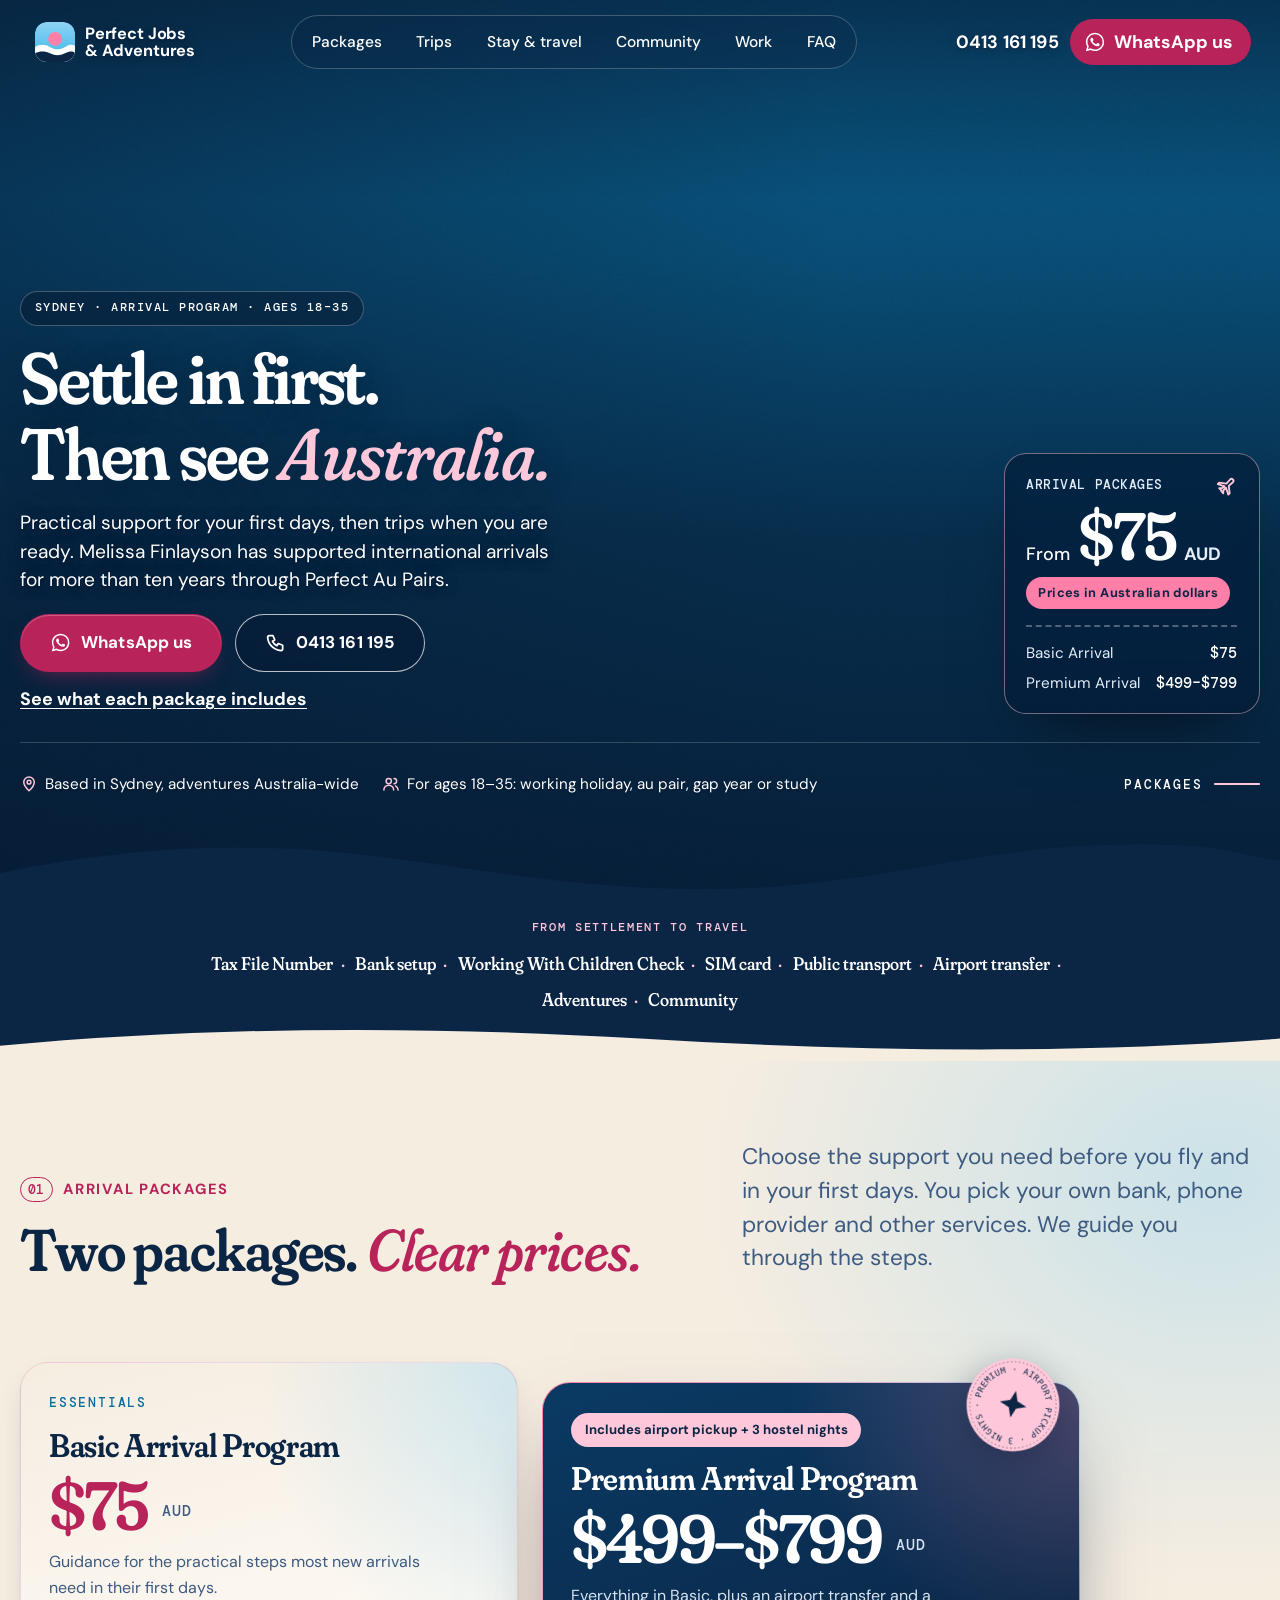
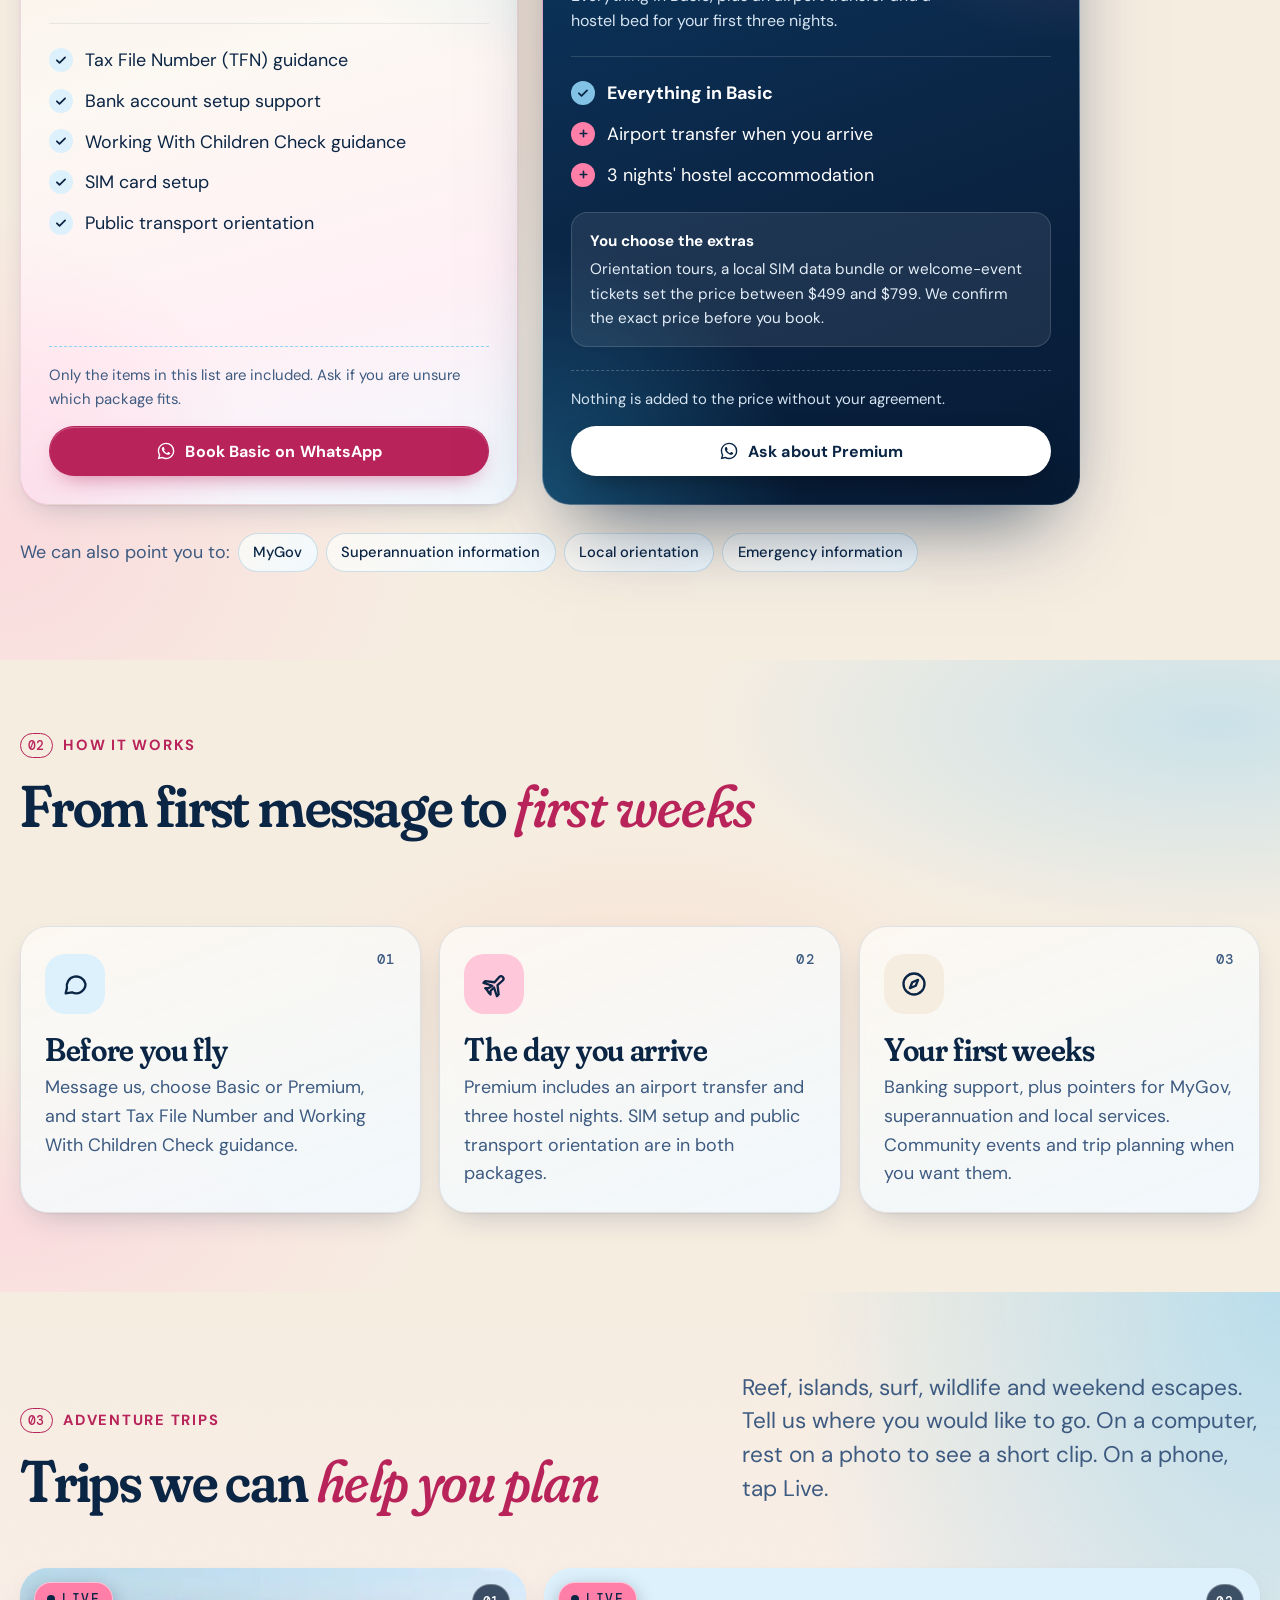
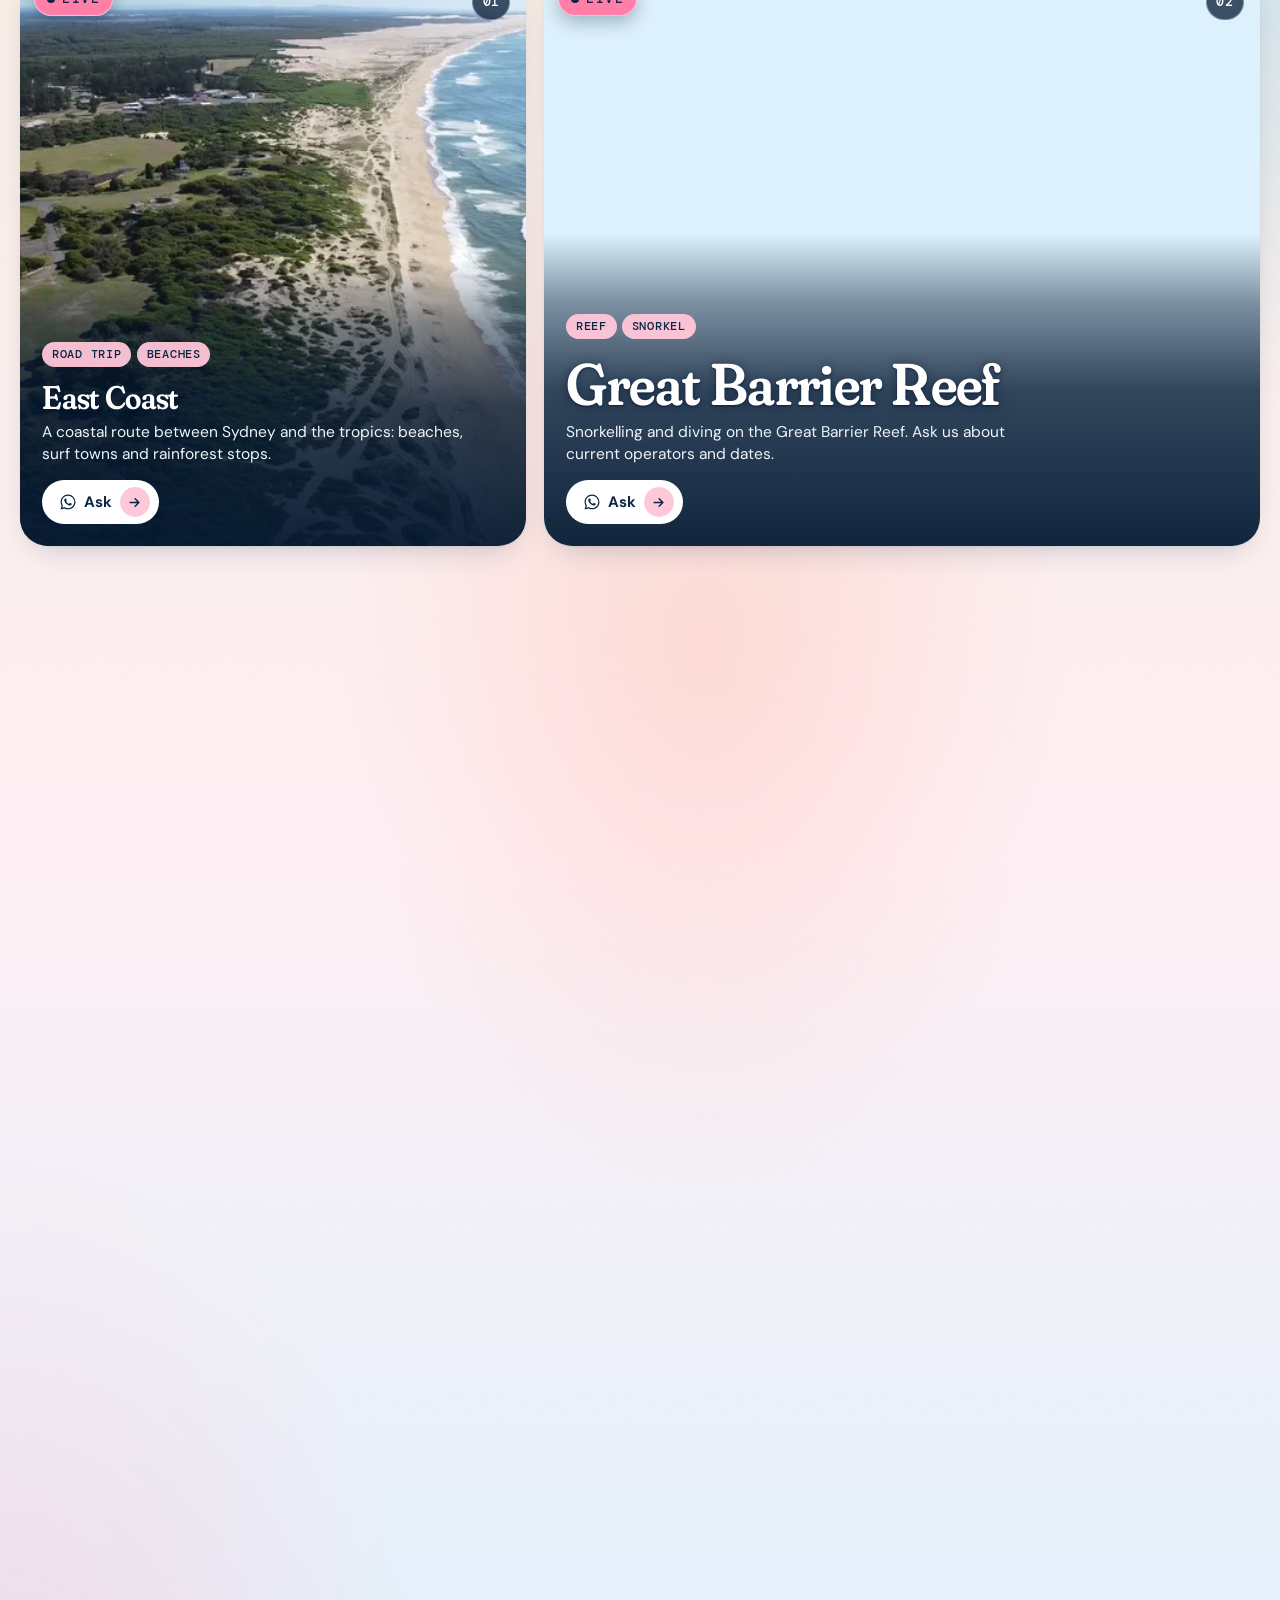
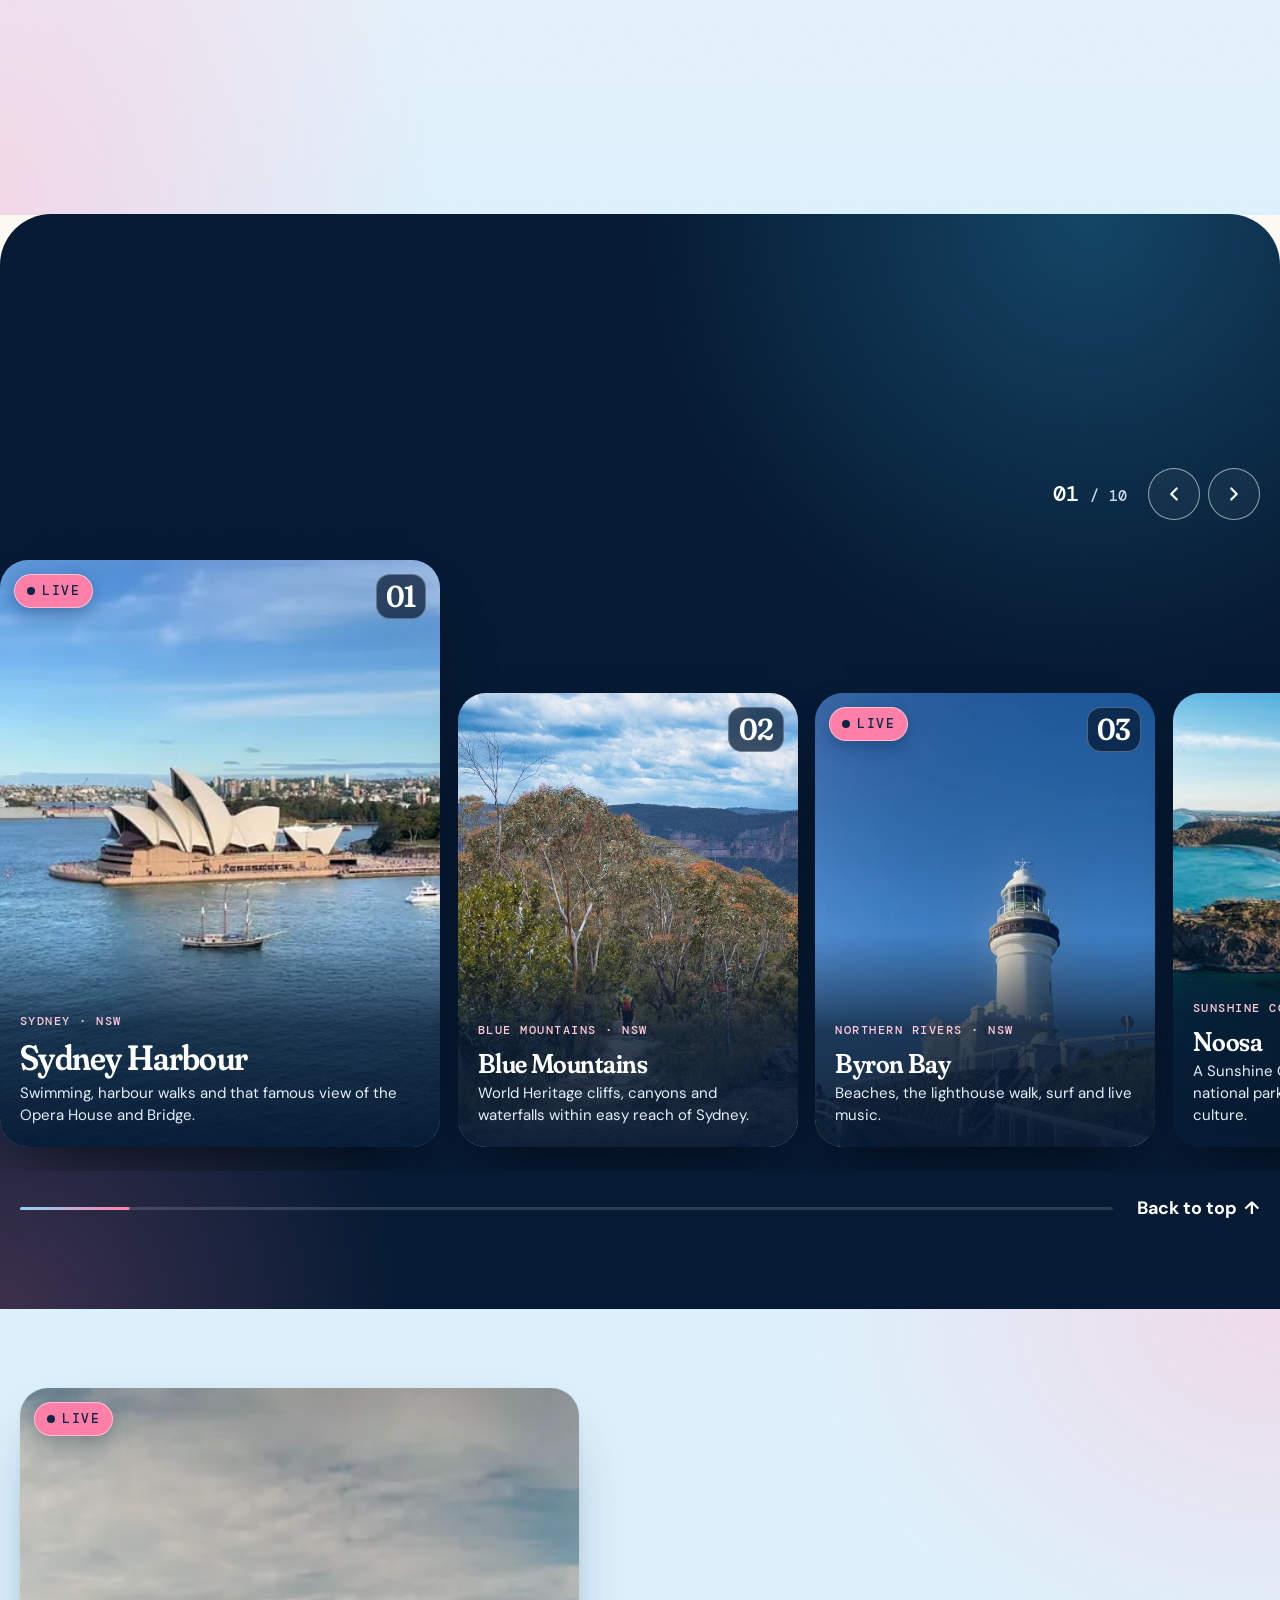
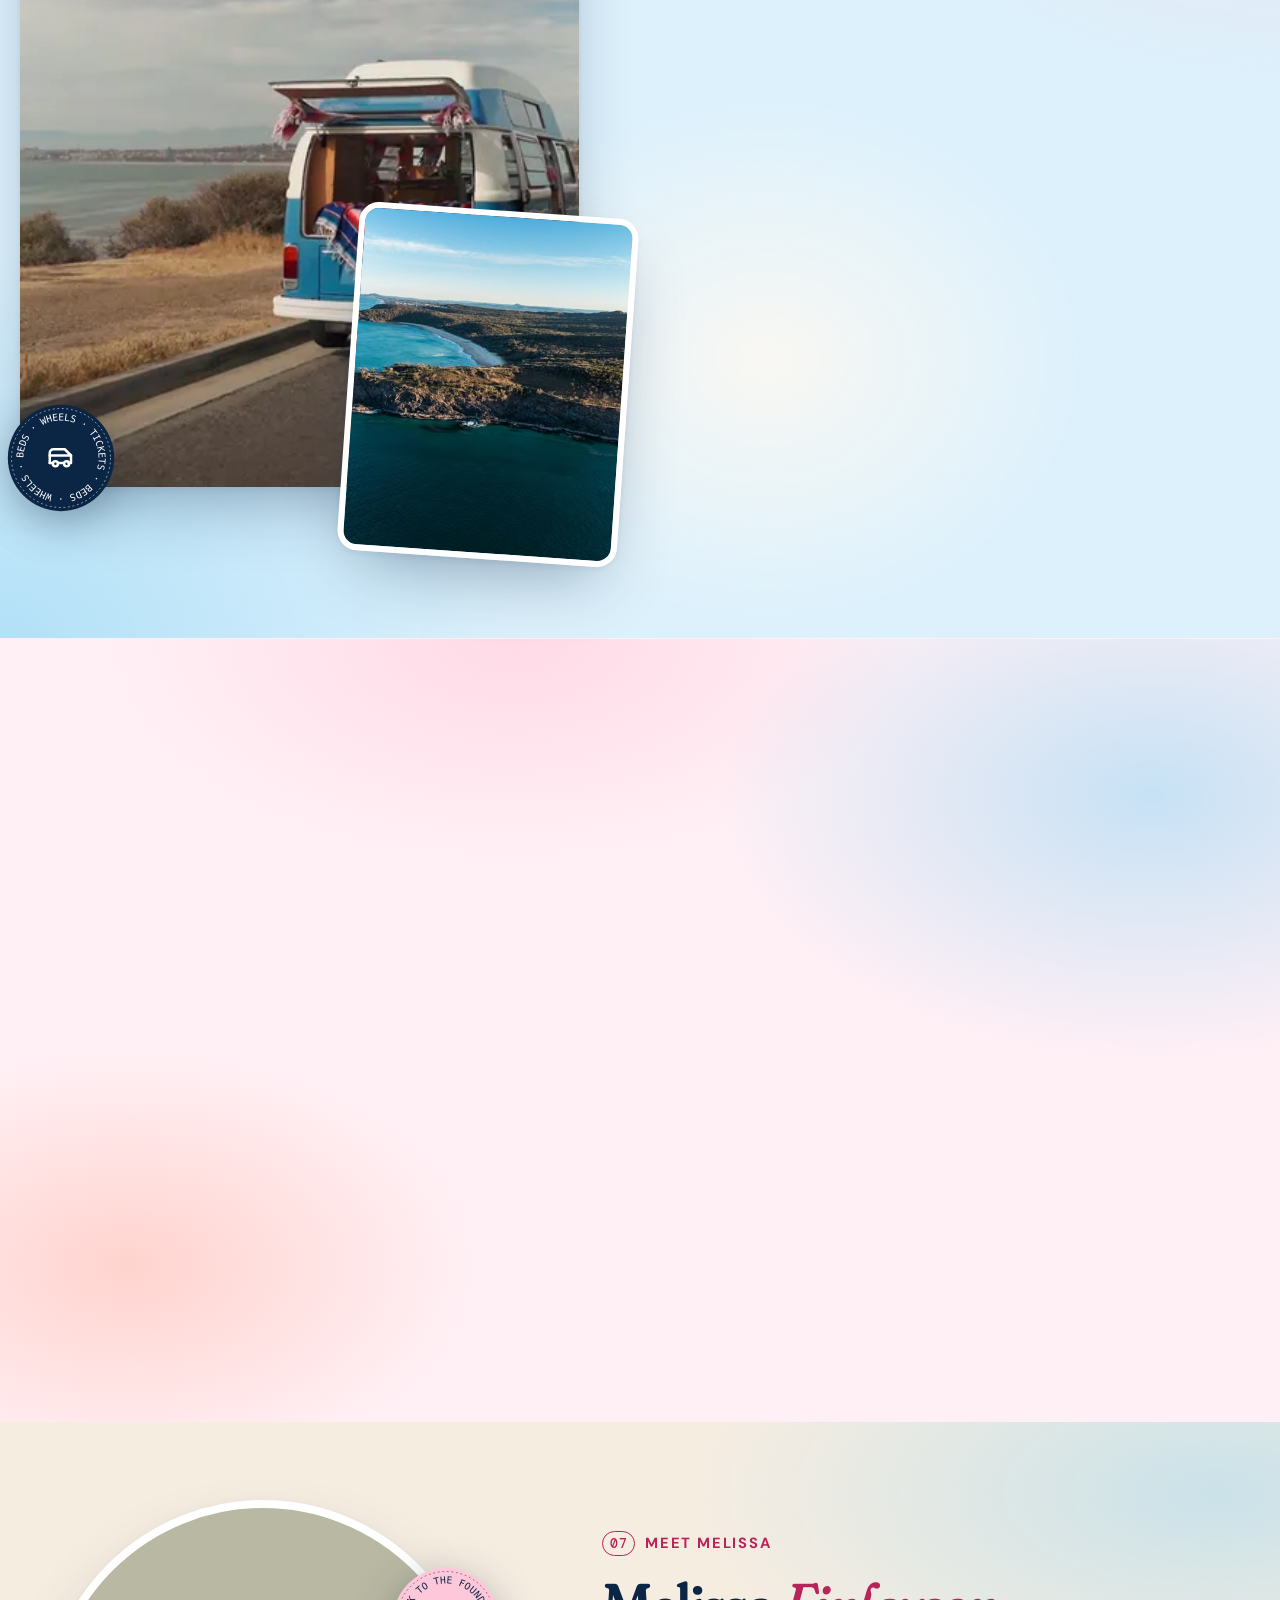
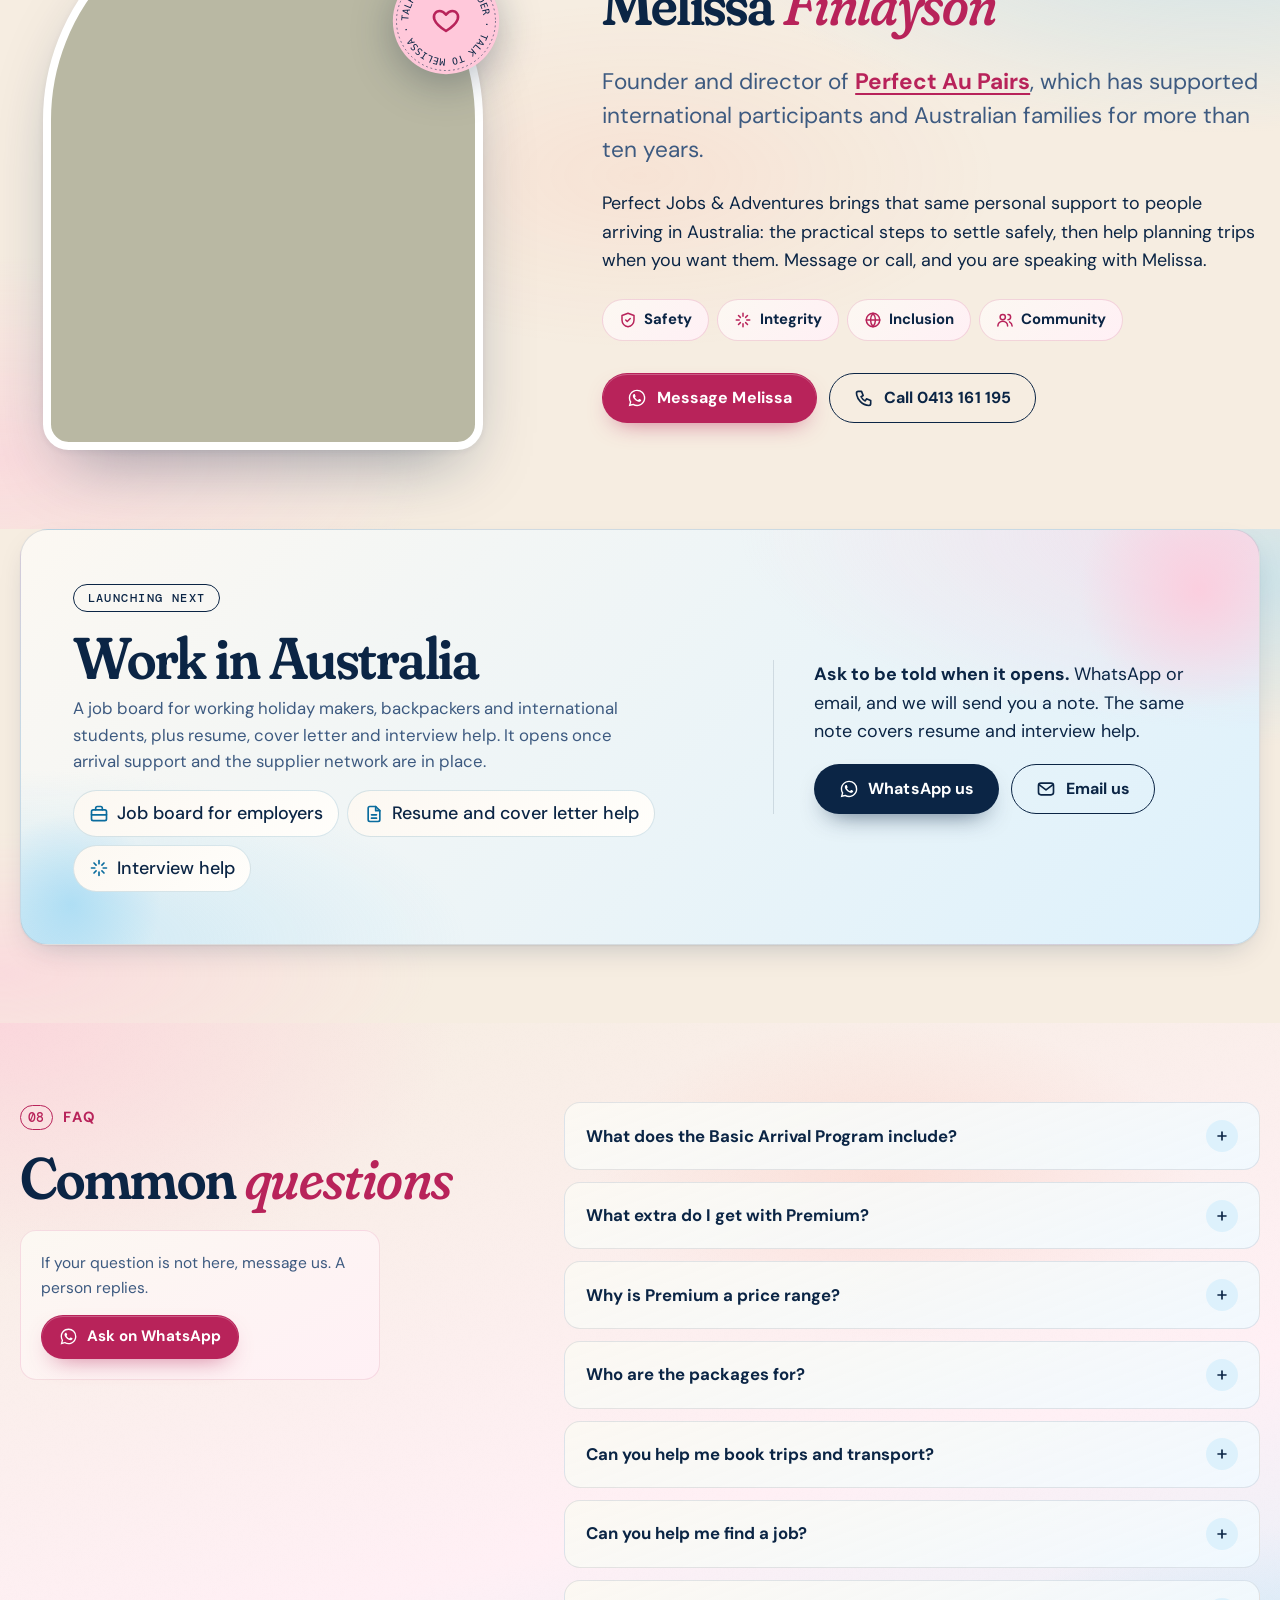
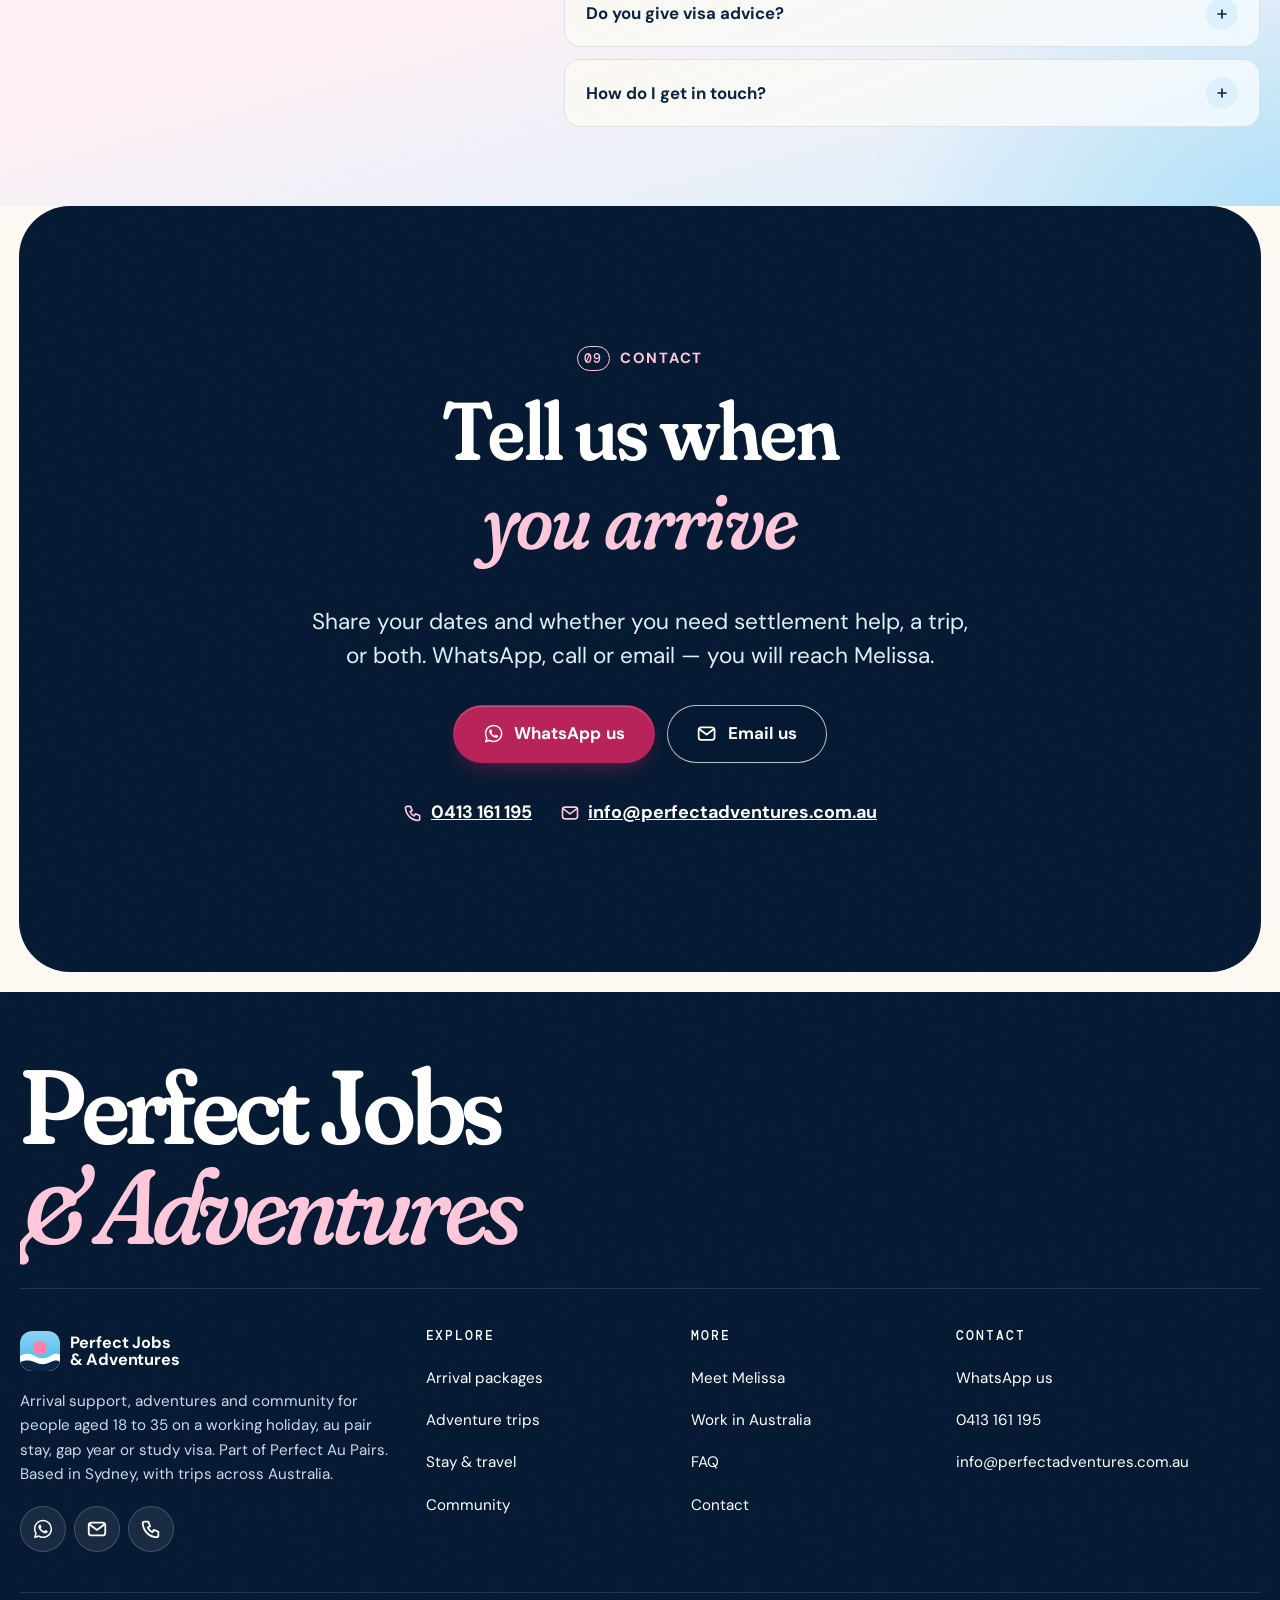
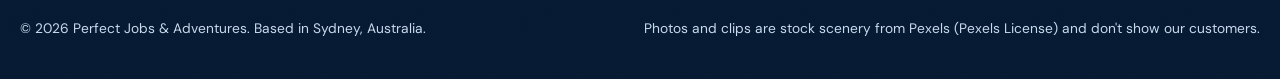
<file: index.html>
<!doctype html>
<html lang="en-AU">
<head>
<meta charset="utf-8">
<meta name="viewport" content="width=device-width, initial-scale=1, viewport-fit=cover">
<title>Perfect Jobs &amp; Adventures | Arrival support from $75 AUD</title>
<meta name="description" content="Practical arrival support from $75 AUD for people aged 18 to 35 settling in Australia, then reef, island and outback trips. Based in Sydney. Call 0413 161 195.">
<link rel="canonical" href="https://perfectjobsandadventures.github.io/">
<meta name="theme-color" content="#0B2545">
<meta property="og:type" content="website">
<meta property="og:site_name" content="Perfect Jobs &amp; Adventures">
<meta property="og:title" content="Perfect Jobs &amp; Adventures | Arrival support from $75 AUD">
<meta property="og:description" content="Practical arrival support from $75 AUD for people aged 18 to 35 settling in Australia, then reef, island and outback trips. Based in Sydney. Call 0413 161 195.">
<meta property="og:url" content="https://perfectjobsandadventures.github.io/">
<meta property="og:image" content="https://perfectjobsandadventures.github.io/assets/img/og-image.jpg">
<meta property="og:image:width" content="1200">
<meta property="og:image:height" content="630">
<meta property="og:image:alt" content="Hill Inlet at Whitehaven Beach with the text Perfect Jobs and Adventures, arrival packages from $75 AUD">
<meta property="og:locale" content="en_AU">
<meta name="twitter:card" content="summary_large_image">
<meta name="twitter:title" content="Perfect Jobs &amp; Adventures | Arrival support from $75 AUD">
<meta name="twitter:description" content="Practical arrival support from $75 AUD for people aged 18 to 35 settling in Australia, then reef, island and outback trips. Based in Sydney. Call 0413 161 195.">
<meta name="twitter:image" content="https://perfectjobsandadventures.github.io/assets/img/og-image.jpg">
<link rel="icon" href="favicon.svg" type="image/svg+xml">
<link rel="icon" href="favicon-32.png" sizes="32x32" type="image/png">
<link rel="apple-touch-icon" href="apple-touch-icon.png">
<link rel="preload" href="assets/fonts/fraunces.woff2" as="font" type="font/woff2" crossorigin>
<link rel="preload" href="assets/fonts/dm-sans.woff2" as="font" type="font/woff2" crossorigin>
<link rel="preload" as="image" href="assets/img/hero-beach-poster-480.webp" media="(max-width: 767px)" fetchpriority="high">
<link rel="preload" as="image" href="assets/img/hero-beach-poster.webp" media="(min-width: 768px)" fetchpriority="high">
<link rel="stylesheet" href="assets/css/styles.css">
<script type="application/ld+json">
{
 "@context": "https://schema.org",
 "@type": "TravelAgency",
 "name": "Perfect Jobs & Adventures",
 "url": "https://perfectjobsandadventures.github.io/",
 "image": "https://perfectjobsandadventures.github.io/assets/img/og-image.jpg",
 "logo": "https://perfectjobsandadventures.github.io/assets/img/icon-512.png",
 "description": "Practical arrival support, adventure trips, stays and community for people aged 18 to 35 settling in Australia, including working holiday makers, au pairs, gap year travellers and international students.",
 "email": "info@perfectadventures.com.au",
 "telephone": "+61413161195",
 "areaServed": "AU",
 "founder": {
  "@type": "Person",
  "name": "Melissa Finlayson"
 },
 "parentOrganization": {
  "@type": "Organization",
  "name": "Perfect Au Pairs"
 },
 "makesOffer": [
  {
   "@type": "Offer",
   "name": "Basic Arrival Program",
   "price": "75",
   "priceCurrency": "AUD"
  },
  {
   "@type": "Offer",
   "name": "Premium Arrival Program",
   "priceSpecification": {
    "@type": "PriceSpecification",
    "minPrice": "499",
    "maxPrice": "799",
    "priceCurrency": "AUD"
   }
  }
 ]
}
</script>
</head>
<body>
<a class="skip" href="#main">Skip to content</a>
<div class="scroll-progress" aria-hidden="true"><span></span></div>

<header class="site-header">
  <div class="wrap bar">
    <a class="logo" href="#top" aria-label="Perfect Jobs &amp; Adventures, back to top"><svg viewBox="0 0 64 64" aria-hidden="true"><defs><linearGradient id="lg" x1="0" y1="0" x2="0" y2="1"><stop offset="0" stop-color="#8FD3F4"/><stop offset="1" stop-color="#38B6E8"/></linearGradient></defs><rect width="64" height="64" rx="18" fill="url(#lg)"/><circle cx="32" cy="27" r="11" fill="#FF7FA8"/><path d="M0 40c8-5 16-5 24 0s16 5 24 0 12-4 16-2v26H0z" fill="#fff"/><path d="M0 50c8-4 16-4 24 0s16 4 24 0 12-3 16-1v15H0z" fill="#0B2545"/></svg><span>Perfect Jobs<br>&amp; Adventures</span></a>
    <nav aria-label="Main">
      <ul class="nav-links">
        <li><a href="#packages">Packages</a></li>
        <li><a href="#trips">Trips</a></li>
        <li><a href="#stay">Stay &amp; travel</a></li>
        <li><a href="#community">Community</a></li>
        <li><a href="#jobs">Work</a></li>
        <li><a href="#faq">FAQ</a></li>
      </ul>
    </nav>
    <div class="header-actions">
      <a class="header-call" href="tel:+61413161195" data-tel>0413 161 195</a>
      <a class="icon-btn wa-btn" href="https://wa.me/61413161195?text=Hi%20Perfect%20Jobs%20%26%20Adventures%21" data-wa="Hi Perfect Jobs &amp; Adventures!" target="_blank" rel="noopener" aria-label="WhatsApp us"><svg viewBox="0 0 24 24" aria-hidden="true" fill="currentColor"><path d="M12.04 2C6.58 2 2.13 6.45 2.13 11.91c0 1.75.46 3.45 1.32 4.95L2.05 22l5.25-1.38a9.9 9.9 0 0 0 4.74 1.21h.01c5.46 0 9.91-4.45 9.91-9.91A9.86 9.86 0 0 0 12.04 2zm0 18.15h-.01a8.2 8.2 0 0 1-4.19-1.15l-.3-.18-3.12.82.83-3.04-.2-.31a8.2 8.2 0 0 1-1.26-4.38c0-4.54 3.7-8.23 8.25-8.23a8.2 8.2 0 0 1 8.23 8.24c0 4.54-3.7 8.23-8.23 8.23zm4.52-6.16c-.25-.12-1.47-.72-1.69-.81-.23-.08-.39-.12-.56.13-.16.25-.64.81-.79.97-.14.17-.29.19-.54.06-.25-.12-1.05-.39-1.99-1.23-.74-.66-1.23-1.47-1.38-1.72-.14-.25-.02-.38.11-.51.11-.11.25-.29.37-.43.13-.15.17-.25.25-.42.08-.17.04-.31-.02-.43-.06-.13-.56-1.35-.77-1.85-.2-.48-.41-.42-.56-.43h-.48a.92.92 0 0 0-.66.31c-.23.25-.87.85-.87 2.07s.89 2.4 1.01 2.56c.12.17 1.75 2.67 4.23 3.74.59.26 1.05.41 1.41.52.59.19 1.13.16 1.56.1.48-.07 1.47-.6 1.67-1.18.21-.58.21-1.07.15-1.18-.06-.1-.23-.16-.48-.29z"/></svg><span class="wa-label" aria-hidden="true">WhatsApp us</span></a>
      <button class="icon-btn menu-btn" type="button" aria-expanded="false" aria-controls="mobile-nav" aria-label="Open menu"><svg viewBox="0 0 24 24" aria-hidden="true" fill="none" stroke="currentColor" stroke-width="2.4" stroke-linecap="round"><path d="M4 7h16M4 12h16M4 17h16"/></svg></button>
    </div>
  </div>
</header>
<nav class="mobile-nav" id="mobile-nav" aria-label="Mobile" hidden>
  <a href="#packages">Arrival packages</a>
  <a href="#trips">Adventure trips</a>
  <a href="#stay">Stay &amp; travel</a>
  <a href="#community">Community</a>
  <a href="#jobs">Work in Australia</a>
  <a href="#melissa">Meet Melissa</a>
  <a href="#faq">FAQ</a>
  <a href="#contact">Contact</a>
</nav>

<main id="main">
<!-- ================= HERO ================= -->
<section class="hero grain" id="top" data-hero aria-labelledby="hero-title">
  <div class="hero-media">
    <picture>
      <source media="(max-width: 767px)" srcset="assets/img/hero-beach-poster-480.webp">
      <img src="assets/img/hero-beach-poster.webp" width="1920" height="1080" fetchpriority="high" decoding="async" alt="Aerial view of white sand and clear turquoise water along an Australian beach">
    </picture>
  </div>
  <div class="wrap hero-copy">
    <div class="hero-main">
      <p class="hero-kicker">Sydney · Arrival Program · Ages 18–35</p>
      <h1 id="hero-title">Settle in first.<br>Then see <em>Australia.</em></h1>
      <p class="hero-sub">Practical support for your first days, then trips when you are ready. Melissa Finlayson has supported international arrivals for more than ten years through Perfect Au Pairs.</p>
      <div class="btn-row">
        <a class="btn btn-lg" href="https://wa.me/61413161195?text=Hi%20Perfect%20Jobs%20%26%20Adventures%21" data-wa="Hi Perfect Jobs &amp; Adventures!" target="_blank" rel="noopener"><svg viewBox="0 0 24 24" aria-hidden="true" fill="currentColor"><path d="M12.04 2C6.58 2 2.13 6.45 2.13 11.91c0 1.75.46 3.45 1.32 4.95L2.05 22l5.25-1.38a9.9 9.9 0 0 0 4.74 1.21h.01c5.46 0 9.91-4.45 9.91-9.91A9.86 9.86 0 0 0 12.04 2zm0 18.15h-.01a8.2 8.2 0 0 1-4.19-1.15l-.3-.18-3.12.82.83-3.04-.2-.31a8.2 8.2 0 0 1-1.26-4.38c0-4.54 3.7-8.23 8.25-8.23a8.2 8.2 0 0 1 8.23 8.24c0 4.54-3.7 8.23-8.23 8.23zm4.52-6.16c-.25-.12-1.47-.72-1.69-.81-.23-.08-.39-.12-.56.13-.16.25-.64.81-.79.97-.14.17-.29.19-.54.06-.25-.12-1.05-.39-1.99-1.23-.74-.66-1.23-1.47-1.38-1.72-.14-.25-.02-.38.11-.51.11-.11.25-.29.37-.43.13-.15.17-.25.25-.42.08-.17.04-.31-.02-.43-.06-.13-.56-1.35-.77-1.85-.2-.48-.41-.42-.56-.43h-.48a.92.92 0 0 0-.66.31c-.23.25-.87.85-.87 2.07s.89 2.4 1.01 2.56c.12.17 1.75 2.67 4.23 3.74.59.26 1.05.41 1.41.52.59.19 1.13.16 1.56.1.48-.07 1.47-.6 1.67-1.18.21-.58.21-1.07.15-1.18-.06-.1-.23-.16-.48-.29z"/></svg>WhatsApp us</a>
        <a class="btn btn-lg btn-glass" href="tel:+61413161195" data-tel aria-label="Call 0413 161 195"><svg viewBox="0 0 24 24" aria-hidden="true" fill="none" stroke="currentColor" stroke-width="2" stroke-linecap="round" stroke-linejoin="round"><path d="M5 4h4l2 5-2.5 1.5a11 11 0 0 0 5 5L15 13l5 2v4a2 2 0 0 1-2 2A16 16 0 0 1 3 6a2 2 0 0 1 2-2"/></svg>0413 161 195</a>
      </div>
      <p class="hero-more"><a href="#packages">See what each package includes</a></p>
    </div>
    <div class="hero-ticket">
      <div class="ticket-top">
        <span class="mono">Arrival packages</span>
        <span class="ticket-icon" aria-hidden="true"><svg viewBox="0 0 24 24" aria-hidden="true" fill="none" stroke="currentColor" stroke-width="2" stroke-linecap="round" stroke-linejoin="round"><path d="M10.5 13.5 3 11l1.5-1.5 8 1 4-4.5a2 2 0 0 1 3 3L15 13l1 8-1.5 1.5-2.5-7.5-3 3V21l-1.5-1.5L6 17l-1.5-1.5h3z"/></svg></span>
      </div>
      <p class="price-chip"><span>From</span> <strong>$75</strong> <span class="cur">AUD</span></p>
      <p class="ticket-tag"><span class="tag">Prices in Australian dollars</span></p>
      <div class="ticket-perf" aria-hidden="true"></div>
      <ul class="ticket-list">
        <li><span>Basic Arrival</span><b>$75</b></li>
        <li><span>Premium Arrival</span><b>$499–$799</b></li>
      </ul>
    </div>
  </div>
  <div class="wrap hero-meta">
    <span><svg viewBox="0 0 24 24" aria-hidden="true" fill="none" stroke="currentColor" stroke-width="2" stroke-linecap="round" stroke-linejoin="round"><path d="M12 21s-7-6.2-7-11.5a7 7 0 0 1 14 0C19 14.8 12 21 12 21z"/><circle cx="12" cy="9.5" r="2.5"/></svg>Based in Sydney, adventures Australia-wide</span>
    <span><svg viewBox="0 0 24 24" aria-hidden="true" fill="none" stroke="currentColor" stroke-width="2" stroke-linecap="round" stroke-linejoin="round"><circle cx="9" cy="8" r="3.5"/><path d="M2.5 20a6.5 6.5 0 0 1 13 0"/><path d="M16 4.5a3.5 3.5 0 0 1 0 7M18 14.5a6.5 6.5 0 0 1 3.5 5.5"/></svg>For ages 18–35: working holiday, au pair, gap year or study</span>
    <a class="scroll-cue" href="#packages"><span class="sr-only">Scroll to </span>Packages <span aria-hidden="true" class="cue-line"></span></a>
  </div>
  <div class="hero-wave" aria-hidden="true"><svg viewBox="0 0 1440 80" preserveAspectRatio="none"><path fill="currentColor" d="M0 48c120-26 260-38 400-22s260 44 420 40 280-46 420-50 140 10 200 18v46H0z"/></svg></div>
</section>

<div class="offer-band">
  <p class="offer-label">From settlement to travel</p>
  <ul>
    <li>Tax File Number</li>
    <li>Bank setup</li>
    <li>Working With Children Check</li>
    <li>SIM card</li>
    <li>Public transport</li>
    <li>Airport transfer</li>
    <li>Adventures</li>
    <li>Community</li>
  </ul>
</div>

<!-- ================= PACKAGES ================= -->
<section class="packages mesh-sand" id="packages" aria-labelledby="packages-title">
  <div class="wrap">
    <div class="section-head split reveal">
      <div>
        <p class="eyebrow"><span class="mono">01</span> Arrival packages</p>
        <h2 id="packages-title">Two packages. <em>Clear prices.</em></h2>
      </div>
      <p class="lead">Choose the support you need before you fly and in your first days. You pick your own bank, phone provider and other services. We guide you through the steps.</p>
    </div>
    <div class="pkg-scroller">
      <article class="pkg reveal" aria-labelledby="basic-title">
        <div class="pkg-head">
          <p class="pkg-kicker mono">Essentials</p>
          <h3 id="basic-title">Basic Arrival Program</h3>
          <p class="pkg-price">$75 <small>AUD</small></p>
          <p class="pkg-note">Guidance for the practical steps most new arrivals need in their first days.</p>
        </div>
        <div class="pkg-body">
          <ul class="ticks">
            <li>Tax File Number (TFN) guidance</li>
            <li>Bank account setup support</li>
            <li>Working With Children Check guidance</li>
            <li>SIM card setup</li>
            <li>Public transport orientation</li>
          </ul>
          <div class="pkg-foot">
            <p>Only the items in this list are included. Ask if you are unsure which package fits.</p>
            <a class="btn btn-block magnetic" href="https://wa.me/61413161195?text=Hi%20Perfect%20Jobs%20%26%20Adventures%21%20I%20would%20like%20to%20book%20the%20Basic%20Arrival%20Program%20%28%2475%29." data-wa="Hi Perfect Jobs &amp; Adventures! I would like to book the Basic Arrival Program ($75)." target="_blank" rel="noopener"><svg viewBox="0 0 24 24" aria-hidden="true" fill="currentColor"><path d="M12.04 2C6.58 2 2.13 6.45 2.13 11.91c0 1.75.46 3.45 1.32 4.95L2.05 22l5.25-1.38a9.9 9.9 0 0 0 4.74 1.21h.01c5.46 0 9.91-4.45 9.91-9.91A9.86 9.86 0 0 0 12.04 2zm0 18.15h-.01a8.2 8.2 0 0 1-4.19-1.15l-.3-.18-3.12.82.83-3.04-.2-.31a8.2 8.2 0 0 1-1.26-4.38c0-4.54 3.7-8.23 8.25-8.23a8.2 8.2 0 0 1 8.23 8.24c0 4.54-3.7 8.23-8.23 8.23zm4.52-6.16c-.25-.12-1.47-.72-1.69-.81-.23-.08-.39-.12-.56.13-.16.25-.64.81-.79.97-.14.17-.29.19-.54.06-.25-.12-1.05-.39-1.99-1.23-.74-.66-1.23-1.47-1.38-1.72-.14-.25-.02-.38.11-.51.11-.11.25-.29.37-.43.13-.15.17-.25.25-.42.08-.17.04-.31-.02-.43-.06-.13-.56-1.35-.77-1.85-.2-.48-.41-.42-.56-.43h-.48a.92.92 0 0 0-.66.31c-.23.25-.87.85-.87 2.07s.89 2.4 1.01 2.56c.12.17 1.75 2.67 4.23 3.74.59.26 1.05.41 1.41.52.59.19 1.13.16 1.56.1.48-.07 1.47-.6 1.67-1.18.21-.58.21-1.07.15-1.18-.06-.1-.23-.16-.48-.29z"/></svg>Book Basic on WhatsApp</a>
          </div>
        </div>
      </article>
      <article class="pkg featured reveal" aria-labelledby="premium-title">
        <span class="pkg-stamp" aria-hidden="true"><img src="assets/img/stamp-premium.svg" width="120" height="120" alt="" loading="lazy" decoding="async"></span>
        <div class="pkg-head">
          <span class="pkg-tag">Includes airport pickup + 3 hostel nights</span>
          <h3 id="premium-title">Premium Arrival Program</h3>
          <p class="pkg-price">$499–$799 <small>AUD</small></p>
          <p class="pkg-note">Everything in Basic, plus an airport transfer and a hostel bed for your first three nights.</p>
        </div>
        <div class="pkg-body">
          <ul class="ticks">
            <li><span><strong>Everything in Basic</strong></span></li>
            <li class="plus">Airport transfer when you arrive</li>
            <li class="plus">3 nights' hostel accommodation</li>
          </ul>
          <div class="pkg-extras"><b>You choose the extras</b>Orientation tours, a local SIM data bundle or welcome-event tickets set the price between $499 and $799. We confirm the exact price before you book.</div>
          <div class="pkg-foot">
            <p>Nothing is added to the price without your agreement.</p>
            <a class="btn btn-light btn-block magnetic" href="https://wa.me/61413161195?text=Hi%20Perfect%20Jobs%20%26%20Adventures%21%20I%20would%20like%20to%20ask%20about%20the%20Premium%20Arrival%20Program." data-wa="Hi Perfect Jobs &amp; Adventures! I would like to ask about the Premium Arrival Program." target="_blank" rel="noopener"><svg viewBox="0 0 24 24" aria-hidden="true" fill="currentColor"><path d="M12.04 2C6.58 2 2.13 6.45 2.13 11.91c0 1.75.46 3.45 1.32 4.95L2.05 22l5.25-1.38a9.9 9.9 0 0 0 4.74 1.21h.01c5.46 0 9.91-4.45 9.91-9.91A9.86 9.86 0 0 0 12.04 2zm0 18.15h-.01a8.2 8.2 0 0 1-4.19-1.15l-.3-.18-3.12.82.83-3.04-.2-.31a8.2 8.2 0 0 1-1.26-4.38c0-4.54 3.7-8.23 8.25-8.23a8.2 8.2 0 0 1 8.23 8.24c0 4.54-3.7 8.23-8.23 8.23zm4.52-6.16c-.25-.12-1.47-.72-1.69-.81-.23-.08-.39-.12-.56.13-.16.25-.64.81-.79.97-.14.17-.29.19-.54.06-.25-.12-1.05-.39-1.99-1.23-.74-.66-1.23-1.47-1.38-1.72-.14-.25-.02-.38.11-.51.11-.11.25-.29.37-.43.13-.15.17-.25.25-.42.08-.17.04-.31-.02-.43-.06-.13-.56-1.35-.77-1.85-.2-.48-.41-.42-.56-.43h-.48a.92.92 0 0 0-.66.31c-.23.25-.87.85-.87 2.07s.89 2.4 1.01 2.56c.12.17 1.75 2.67 4.23 3.74.59.26 1.05.41 1.41.52.59.19 1.13.16 1.56.1.48-.07 1.47-.6 1.67-1.18.21-.58.21-1.07.15-1.18-.06-.1-.23-.16-.48-.29z"/></svg>Ask about Premium</a>
          </div>
        </div>
      </article>
    </div>
    <p class="also reveal"><span>We can also point you to:</span> <span class="chip">MyGov</span><span class="chip">Superannuation information</span><span class="chip">Local orientation</span><span class="chip">Emergency information</span></p>
  </div>
</section>

<!-- ================= HOW IT WORKS (pinned steps) ================= -->
<section class="how mesh-sand" id="how" aria-labelledby="how-title">
  <div class="wrap how-grid">
    <div class="how-aside">
      <div class="section-head reveal">
        <p class="eyebrow"><span class="mono">02</span> How it works</p>
        <h2 id="how-title">From first message to <em>first weeks</em></h2>
      </div>
      <div class="how-rail" aria-hidden="true"><span class="how-fill"></span><span class="how-plane"><svg viewBox="0 0 24 24" aria-hidden="true" fill="none" stroke="currentColor" stroke-width="2" stroke-linecap="round" stroke-linejoin="round"><path d="M10.5 13.5 3 11l1.5-1.5 8 1 4-4.5a2 2 0 0 1 3 3L15 13l1 8-1.5 1.5-2.5-7.5-3 3V21l-1.5-1.5L6 17l-1.5-1.5h3z"/></svg></span></div>
    </div>
    <ol class="steps">
      <li class="step reveal"><div class="step-num mono" aria-hidden="true">01</div><div class="step-icon"><svg viewBox="0 0 24 24" aria-hidden="true" fill="none" stroke="currentColor" stroke-width="2" stroke-linecap="round" stroke-linejoin="round"><path d="M21 12a8 8 0 0 1-11.6 7.1L4 20l1.1-4.6A8 8 0 1 1 21 12z"/></svg></div><h3>Before you fly</h3><p>Message us, choose Basic or Premium, and start Tax File Number and Working With Children Check guidance.</p></li>
      <li class="step reveal"><div class="step-num mono" aria-hidden="true">02</div><div class="step-icon"><svg viewBox="0 0 24 24" aria-hidden="true" fill="none" stroke="currentColor" stroke-width="2" stroke-linecap="round" stroke-linejoin="round"><path d="M10.5 13.5 3 11l1.5-1.5 8 1 4-4.5a2 2 0 0 1 3 3L15 13l1 8-1.5 1.5-2.5-7.5-3 3V21l-1.5-1.5L6 17l-1.5-1.5h3z"/></svg></div><h3>The day you arrive</h3><p>Premium includes an airport transfer and three hostel nights. SIM setup and public transport orientation are in both packages.</p></li>
      <li class="step reveal"><div class="step-num mono" aria-hidden="true">03</div><div class="step-icon"><svg viewBox="0 0 24 24" aria-hidden="true" fill="none" stroke="currentColor" stroke-width="2" stroke-linecap="round" stroke-linejoin="round"><circle cx="12" cy="12" r="9"/><path d="m15.5 8.5-2 5-5 2 2-5z"/></svg></div><h3>Your first weeks</h3><p>Banking support, plus pointers for MyGov, superannuation and local services. Community events and trip planning when you want them.</p></li>
    </ol>
  </div>
</section>

<!-- ================= TRIPS ================= -->
<section class="trips" id="trips" aria-labelledby="trips-title">
  <div class="wrap">
    <div class="section-head split reveal">
      <div>
        <p class="eyebrow"><span class="mono">03</span> Adventure trips</p>
        <h2 id="trips-title">Trips we can <em>help you plan</em></h2>
      </div>
      <p class="lead">Reef, islands, surf, wildlife and weekend escapes. Tell us where you would like to go. On a computer, rest on a photo to see a short clip. On a phone, tap Live.</p>
    </div>
    <div class="trip-grid">
<article class="trip-card tilt reveal b-5x2" id="trip-east-coast"><figure class="live-photo " data-live><img src="assets/img/east-coast-poster-v2-480.webp" srcset="assets/img/east-coast-poster-v2-480.webp 854w, assets/img/east-coast-poster-v2.webp 1280w" sizes="(min-width:1000px) 42vw, (min-width:600px) 50vw, 100vw" width="1280" height="720" loading="lazy" decoding="async" alt="Aerial view of a long sandy beach stretching along Stockton Beach on the New South Wales coast"><video muted loop playsinline preload="none" aria-hidden="true" tabindex="-1" data-base="assets/video/east-coast-v2"></video><button class="live-badge" type="button" aria-pressed="false" aria-label="Play live photo: a long east-coast beach"><span class="dot" aria-hidden="true"></span>LIVE</button><span class="trip-num mono" aria-hidden="true">01</span></figure><div class="cap"><div class="tags"><span>Road trip</span><span>Beaches</span></div><h3>East Coast</h3><p>A coastal route between Sydney and the tropics: beaches, surf towns and rainforest stops.</p><a class="enquire" href="https://wa.me/61413161195?text=Hi%20Perfect%20Jobs%20%26%20Adventures%21%20I%20would%20like%20to%20know%20more%20about%20the%20East%20Coast%20trip." data-wa="Hi Perfect Jobs &amp; Adventures! I would like to know more about the East Coast trip." target="_blank" rel="noopener" aria-label="Ask about East Coast on WhatsApp"><svg viewBox="0 0 24 24" aria-hidden="true" fill="currentColor"><path d="M12.04 2C6.58 2 2.13 6.45 2.13 11.91c0 1.75.46 3.45 1.32 4.95L2.05 22l5.25-1.38a9.9 9.9 0 0 0 4.74 1.21h.01c5.46 0 9.91-4.45 9.91-9.91A9.86 9.86 0 0 0 12.04 2zm0 18.15h-.01a8.2 8.2 0 0 1-4.19-1.15l-.3-.18-3.12.82.83-3.04-.2-.31a8.2 8.2 0 0 1-1.26-4.38c0-4.54 3.7-8.23 8.25-8.23a8.2 8.2 0 0 1 8.23 8.24c0 4.54-3.7 8.23-8.23 8.23zm4.52-6.16c-.25-.12-1.47-.72-1.69-.81-.23-.08-.39-.12-.56.13-.16.25-.64.81-.79.97-.14.17-.29.19-.54.06-.25-.12-1.05-.39-1.99-1.23-.74-.66-1.23-1.47-1.38-1.72-.14-.25-.02-.38.11-.51.11-.11.25-.29.37-.43.13-.15.17-.25.25-.42.08-.17.04-.31-.02-.43-.06-.13-.56-1.35-.77-1.85-.2-.48-.41-.42-.56-.43h-.48a.92.92 0 0 0-.66.31c-.23.25-.87.85-.87 2.07s.89 2.4 1.01 2.56c.12.17 1.75 2.67 4.23 3.74.59.26 1.05.41 1.41.52.59.19 1.13.16 1.56.1.48-.07 1.47-.6 1.67-1.18.21-.58.21-1.07.15-1.18-.06-.1-.23-.16-.48-.29z"/></svg>Ask<span class="enq-arrow" aria-hidden="true"><svg viewBox="0 0 24 24" aria-hidden="true" fill="none" stroke="currentColor" stroke-width="2.4" stroke-linecap="round" stroke-linejoin="round"><path d="M5 12h14M13 6l6 6-6 6"/></svg></span></a></div></article>
<article class="trip-card tilt reveal b-7x2" id="trip-reef"><figure class="live-photo " data-live><img src="assets/img/reef-poster-v2-480.webp" srcset="assets/img/reef-poster-v2-480.webp 480w, assets/img/reef-poster-v2.webp 720w" sizes="(min-width:1000px) 58vw, 100vw" width="720" height="1280" loading="lazy" decoding="async" alt="Scuba diver exploring a vibrant coral reef with tropical fish underwater"><video muted loop playsinline preload="none" aria-hidden="true" tabindex="-1" data-base="assets/video/reef-v2"></video><button class="live-badge" type="button" aria-pressed="false" aria-label="Play live photo: underwater coral reef"><span class="dot" aria-hidden="true"></span>LIVE</button><span class="trip-num mono" aria-hidden="true">02</span></figure><div class="cap"><div class="tags"><span>Reef</span><span>Snorkel</span></div><h3>Great Barrier Reef</h3><p>Snorkelling and diving on the Great Barrier Reef. Ask us about current operators and dates.</p><a class="enquire" href="https://wa.me/61413161195?text=Hi%20Perfect%20Jobs%20%26%20Adventures%21%20I%20would%20like%20to%20know%20more%20about%20the%20Great%20Barrier%20Reef%20trip." data-wa="Hi Perfect Jobs &amp; Adventures! I would like to know more about the Great Barrier Reef trip." target="_blank" rel="noopener" aria-label="Ask about Great Barrier Reef on WhatsApp"><svg viewBox="0 0 24 24" aria-hidden="true" fill="currentColor"><path d="M12.04 2C6.58 2 2.13 6.45 2.13 11.91c0 1.75.46 3.45 1.32 4.95L2.05 22l5.25-1.38a9.9 9.9 0 0 0 4.74 1.21h.01c5.46 0 9.91-4.45 9.91-9.91A9.86 9.86 0 0 0 12.04 2zm0 18.15h-.01a8.2 8.2 0 0 1-4.19-1.15l-.3-.18-3.12.82.83-3.04-.2-.31a8.2 8.2 0 0 1-1.26-4.38c0-4.54 3.7-8.23 8.25-8.23a8.2 8.2 0 0 1 8.23 8.24c0 4.54-3.7 8.23-8.23 8.23zm4.52-6.16c-.25-.12-1.47-.72-1.69-.81-.23-.08-.39-.12-.56.13-.16.25-.64.81-.79.97-.14.17-.29.19-.54.06-.25-.12-1.05-.39-1.99-1.23-.74-.66-1.23-1.47-1.38-1.72-.14-.25-.02-.38.11-.51.11-.11.25-.29.37-.43.13-.15.17-.25.25-.42.08-.17.04-.31-.02-.43-.06-.13-.56-1.35-.77-1.85-.2-.48-.41-.42-.56-.43h-.48a.92.92 0 0 0-.66.31c-.23.25-.87.85-.87 2.07s.89 2.4 1.01 2.56c.12.17 1.75 2.67 4.23 3.74.59.26 1.05.41 1.41.52.59.19 1.13.16 1.56.1.48-.07 1.47-.6 1.67-1.18.21-.58.21-1.07.15-1.18-.06-.1-.23-.16-.48-.29z"/></svg>Ask<span class="enq-arrow" aria-hidden="true"><svg viewBox="0 0 24 24" aria-hidden="true" fill="none" stroke="currentColor" stroke-width="2.4" stroke-linecap="round" stroke-linejoin="round"><path d="M5 12h14M13 6l6 6-6 6"/></svg></span></a></div></article>
<article class="trip-card tilt reveal b-4x2" id="trip-whitsundays"><figure class="live-photo " data-live><img src="assets/img/whitsundays-poster-v2-480.webp" srcset="assets/img/whitsundays-poster-v2-480.webp 480w, assets/img/whitsundays-poster-v2.webp 720w" sizes="(min-width:1000px) 33vw, (min-width:600px) 50vw, 100vw" width="720" height="1280" loading="lazy" decoding="async" alt="Aerial view of Hill Inlet swirling white sand and turquoise water in the Whitsundays"><video muted loop playsinline preload="none" aria-hidden="true" tabindex="-1" data-base="assets/video/whitsundays-v2"></video><button class="live-badge" type="button" aria-pressed="false" aria-label="Play live photo: Whitehaven Beach Hill Inlet"><span class="dot" aria-hidden="true"></span>LIVE</button><span class="trip-num mono" aria-hidden="true">03</span></figure><div class="cap"><div class="tags"><span>Islands</span><span>Sailing</span></div><h3>Whitsundays</h3><p>Island days and sailing, including the white sand of Whitehaven Beach.</p><a class="enquire" href="https://wa.me/61413161195?text=Hi%20Perfect%20Jobs%20%26%20Adventures%21%20I%20would%20like%20to%20know%20more%20about%20the%20Whitsundays%20trip." data-wa="Hi Perfect Jobs &amp; Adventures! I would like to know more about the Whitsundays trip." target="_blank" rel="noopener" aria-label="Ask about Whitsundays on WhatsApp"><svg viewBox="0 0 24 24" aria-hidden="true" fill="currentColor"><path d="M12.04 2C6.58 2 2.13 6.45 2.13 11.91c0 1.75.46 3.45 1.32 4.95L2.05 22l5.25-1.38a9.9 9.9 0 0 0 4.74 1.21h.01c5.46 0 9.91-4.45 9.91-9.91A9.86 9.86 0 0 0 12.04 2zm0 18.15h-.01a8.2 8.2 0 0 1-4.19-1.15l-.3-.18-3.12.82.83-3.04-.2-.31a8.2 8.2 0 0 1-1.26-4.38c0-4.54 3.7-8.23 8.25-8.23a8.2 8.2 0 0 1 8.23 8.24c0 4.54-3.7 8.23-8.23 8.23zm4.52-6.16c-.25-.12-1.47-.72-1.69-.81-.23-.08-.39-.12-.56.13-.16.25-.64.81-.79.97-.14.17-.29.19-.54.06-.25-.12-1.05-.39-1.99-1.23-.74-.66-1.23-1.47-1.38-1.72-.14-.25-.02-.38.11-.51.11-.11.25-.29.37-.43.13-.15.17-.25.25-.42.08-.17.04-.31-.02-.43-.06-.13-.56-1.35-.77-1.85-.2-.48-.41-.42-.56-.43h-.48a.92.92 0 0 0-.66.31c-.23.25-.87.85-.87 2.07s.89 2.4 1.01 2.56c.12.17 1.75 2.67 4.23 3.74.59.26 1.05.41 1.41.52.59.19 1.13.16 1.56.1.48-.07 1.47-.6 1.67-1.18.21-.58.21-1.07.15-1.18-.06-.1-.23-.16-.48-.29z"/></svg>Ask<span class="enq-arrow" aria-hidden="true"><svg viewBox="0 0 24 24" aria-hidden="true" fill="none" stroke="currentColor" stroke-width="2.4" stroke-linecap="round" stroke-linejoin="round"><path d="M5 12h14M13 6l6 6-6 6"/></svg></span></a></div></article>
<article class="trip-card tilt reveal b-8x1" id="trip-kgari"><figure class="live-photo " data-live><img src="assets/img/kgari-poster-480.webp" srcset="assets/img/kgari-poster-480.webp 854w, assets/img/kgari-poster.webp 1280w" sizes="(min-width:1000px) 66vw, (min-width:600px) 50vw, 100vw" width="1280" height="720" loading="lazy" decoding="async" alt="Aerial view of a calm freshwater lake edged with white sand and forest"><video muted loop playsinline preload="none" aria-hidden="true" tabindex="-1" data-base="assets/video/kgari"></video><button class="live-badge" type="button" aria-pressed="false" aria-label="Play live photo: a freshwater lake from above"><span class="dot" aria-hidden="true"></span>LIVE</button><span class="trip-num mono" aria-hidden="true">04</span></figure><div class="cap"><div class="tags"><span>Island</span><span>Lakes</span></div><h3>K'gari</h3><p>The world's largest sand island: freshwater lakes and long white beaches.</p><a class="enquire" href="https://wa.me/61413161195?text=Hi%20Perfect%20Jobs%20%26%20Adventures%21%20I%20would%20like%20to%20know%20more%20about%20the%20K%27gari%20trip." data-wa="Hi Perfect Jobs &amp; Adventures! I would like to know more about the K&#x27;gari trip." target="_blank" rel="noopener" aria-label="Ask about K&#x27;gari on WhatsApp"><svg viewBox="0 0 24 24" aria-hidden="true" fill="currentColor"><path d="M12.04 2C6.58 2 2.13 6.45 2.13 11.91c0 1.75.46 3.45 1.32 4.95L2.05 22l5.25-1.38a9.9 9.9 0 0 0 4.74 1.21h.01c5.46 0 9.91-4.45 9.91-9.91A9.86 9.86 0 0 0 12.04 2zm0 18.15h-.01a8.2 8.2 0 0 1-4.19-1.15l-.3-.18-3.12.82.83-3.04-.2-.31a8.2 8.2 0 0 1-1.26-4.38c0-4.54 3.7-8.23 8.25-8.23a8.2 8.2 0 0 1 8.23 8.24c0 4.54-3.7 8.23-8.23 8.23zm4.52-6.16c-.25-.12-1.47-.72-1.69-.81-.23-.08-.39-.12-.56.13-.16.25-.64.81-.79.97-.14.17-.29.19-.54.06-.25-.12-1.05-.39-1.99-1.23-.74-.66-1.23-1.47-1.38-1.72-.14-.25-.02-.38.11-.51.11-.11.25-.29.37-.43.13-.15.17-.25.25-.42.08-.17.04-.31-.02-.43-.06-.13-.56-1.35-.77-1.85-.2-.48-.41-.42-.56-.43h-.48a.92.92 0 0 0-.66.31c-.23.25-.87.85-.87 2.07s.89 2.4 1.01 2.56c.12.17 1.75 2.67 4.23 3.74.59.26 1.05.41 1.41.52.59.19 1.13.16 1.56.1.48-.07 1.47-.6 1.67-1.18.21-.58.21-1.07.15-1.18-.06-.1-.23-.16-.48-.29z"/></svg>Ask<span class="enq-arrow" aria-hidden="true"><svg viewBox="0 0 24 24" aria-hidden="true" fill="none" stroke="currentColor" stroke-width="2.4" stroke-linecap="round" stroke-linejoin="round"><path d="M5 12h14M13 6l6 6-6 6"/></svg></span></a></div></article>
<article class="trip-card tilt reveal b-4x1" id="trip-uluru"><figure class="live-photo"><div class="graphic g-redcentre" role="img" aria-label="Illustration of a desert sun and stars"><svg class="motif scene" viewBox="0 0 400 300" preserveAspectRatio="xMidYMax slice" aria-hidden="true"><g fill="#fff"><circle cx="60" cy="40" r="1.6"/><circle cx="120" cy="22" r="1.2"/><circle cx="210" cy="34" r="1.8"/><circle cx="300" cy="18" r="1.3"/><circle cx="350" cy="52" r="1.6"/><circle cx="170" cy="62" r="1"/></g><circle cx="200" cy="170" r="52" fill="#FFE1B8"/><circle cx="200" cy="170" r="78" fill="#FFE1B8" opacity=".18"/><path d="M0 214c70-26 140-30 210-12s130 18 190-4v102H0z" fill="#E2557A"/><path d="M0 244c80-22 160-20 240-2s110 14 160 0v58H0z" fill="#B8235A"/><path d="M0 270c90-14 190-10 280 4 50 7 90 6 120 0v26H0z" fill="#6E1238"/></svg></div><span class="trip-num mono" aria-hidden="true">05</span></figure><div class="cap"><div class="tags"><span>Outback</span><span>Culture</span></div><h3>Uluru <span class="amp">&amp;</span> the Red Centre</h3><p>Sunrise and sunset in the Red Centre. We help you plan a visit to Uluṟu-Kata Tjuṯa.</p><a class="enquire" href="https://wa.me/61413161195?text=Hi%20Perfect%20Jobs%20%26%20Adventures%21%20I%20would%20like%20to%20know%20more%20about%20the%20Uluru%20%26%20the%20Red%20Centre%20trip." data-wa="Hi Perfect Jobs &amp; Adventures! I would like to know more about the Uluru &amp; the Red Centre trip." target="_blank" rel="noopener" aria-label="Ask about Uluru &amp; the Red Centre on WhatsApp"><svg viewBox="0 0 24 24" aria-hidden="true" fill="currentColor"><path d="M12.04 2C6.58 2 2.13 6.45 2.13 11.91c0 1.75.46 3.45 1.32 4.95L2.05 22l5.25-1.38a9.9 9.9 0 0 0 4.74 1.21h.01c5.46 0 9.91-4.45 9.91-9.91A9.86 9.86 0 0 0 12.04 2zm0 18.15h-.01a8.2 8.2 0 0 1-4.19-1.15l-.3-.18-3.12.82.83-3.04-.2-.31a8.2 8.2 0 0 1-1.26-4.38c0-4.54 3.7-8.23 8.25-8.23a8.2 8.2 0 0 1 8.23 8.24c0 4.54-3.7 8.23-8.23 8.23zm4.52-6.16c-.25-.12-1.47-.72-1.69-.81-.23-.08-.39-.12-.56.13-.16.25-.64.81-.79.97-.14.17-.29.19-.54.06-.25-.12-1.05-.39-1.99-1.23-.74-.66-1.23-1.47-1.38-1.72-.14-.25-.02-.38.11-.51.11-.11.25-.29.37-.43.13-.15.17-.25.25-.42.08-.17.04-.31-.02-.43-.06-.13-.56-1.35-.77-1.85-.2-.48-.41-.42-.56-.43h-.48a.92.92 0 0 0-.66.31c-.23.25-.87.85-.87 2.07s.89 2.4 1.01 2.56c.12.17 1.75 2.67 4.23 3.74.59.26 1.05.41 1.41.52.59.19 1.13.16 1.56.1.48-.07 1.47-.6 1.67-1.18.21-.58.21-1.07.15-1.18-.06-.1-.23-.16-.48-.29z"/></svg>Ask<span class="enq-arrow" aria-hidden="true"><svg viewBox="0 0 24 24" aria-hidden="true" fill="none" stroke="currentColor" stroke-width="2.4" stroke-linecap="round" stroke-linejoin="round"><path d="M5 12h14M13 6l6 6-6 6"/></svg></span></a></div></article>
<article class="trip-card tilt reveal b-4x1" id="trip-surf"><figure class="live-photo " data-live><img src="assets/img/surf-poster-480.webp" srcset="assets/img/surf-poster-480.webp 854w, assets/img/surf-poster.webp 1280w" sizes="(min-width:1000px) 33vw, (min-width:600px) 50vw, 100vw" width="1280" height="720" loading="lazy" decoding="async" alt="Aerial view of waves breaking at Bondi Beach in Sydney"><video muted loop playsinline preload="none" aria-hidden="true" tabindex="-1" data-base="assets/video/surf"></video><button class="live-badge" type="button" aria-pressed="false" aria-label="Play live photo: surf at Bondi Beach"><span class="dot" aria-hidden="true"></span>LIVE</button><span class="trip-num mono" aria-hidden="true">06</span></figure><div class="cap"><div class="tags"><span>Surf</span><span>Beginners welcome</span></div><h3>Surf camps</h3><p>Time in the water for beginners and for people who already surf.</p><a class="enquire" href="https://wa.me/61413161195?text=Hi%20Perfect%20Jobs%20%26%20Adventures%21%20I%20would%20like%20to%20know%20more%20about%20the%20Surf%20camps%20trip." data-wa="Hi Perfect Jobs &amp; Adventures! I would like to know more about the Surf camps trip." target="_blank" rel="noopener" aria-label="Ask about Surf camps on WhatsApp"><svg viewBox="0 0 24 24" aria-hidden="true" fill="currentColor"><path d="M12.04 2C6.58 2 2.13 6.45 2.13 11.91c0 1.75.46 3.45 1.32 4.95L2.05 22l5.25-1.38a9.9 9.9 0 0 0 4.74 1.21h.01c5.46 0 9.91-4.45 9.91-9.91A9.86 9.86 0 0 0 12.04 2zm0 18.15h-.01a8.2 8.2 0 0 1-4.19-1.15l-.3-.18-3.12.82.83-3.04-.2-.31a8.2 8.2 0 0 1-1.26-4.38c0-4.54 3.7-8.23 8.25-8.23a8.2 8.2 0 0 1 8.23 8.24c0 4.54-3.7 8.23-8.23 8.23zm4.52-6.16c-.25-.12-1.47-.72-1.69-.81-.23-.08-.39-.12-.56.13-.16.25-.64.81-.79.97-.14.17-.29.19-.54.06-.25-.12-1.05-.39-1.99-1.23-.74-.66-1.23-1.47-1.38-1.72-.14-.25-.02-.38.11-.51.11-.11.25-.29.37-.43.13-.15.17-.25.25-.42.08-.17.04-.31-.02-.43-.06-.13-.56-1.35-.77-1.85-.2-.48-.41-.42-.56-.43h-.48a.92.92 0 0 0-.66.31c-.23.25-.87.85-.87 2.07s.89 2.4 1.01 2.56c.12.17 1.75 2.67 4.23 3.74.59.26 1.05.41 1.41.52.59.19 1.13.16 1.56.1.48-.07 1.47-.6 1.67-1.18.21-.58.21-1.07.15-1.18-.06-.1-.23-.16-.48-.29z"/></svg>Ask<span class="enq-arrow" aria-hidden="true"><svg viewBox="0 0 24 24" aria-hidden="true" fill="none" stroke="currentColor" stroke-width="2.4" stroke-linecap="round" stroke-linejoin="round"><path d="M5 12h14M13 6l6 6-6 6"/></svg></span></a></div></article>
<article class="trip-card tilt reveal b-3x2" id="trip-skydive"><figure class="live-photo"><picture><source type="image/avif" srcset="assets/img/skydive-640.avif 640w, assets/img/skydive-1200.avif 1200w" sizes="(min-width:1000px) 25vw, (min-width:600px) 50vw, 100vw"><img src="assets/img/skydive-640.webp" srcset="assets/img/skydive-640.webp 640w, assets/img/skydive-1200.webp 1200w" sizes="(min-width:1000px) 25vw, (min-width:600px) 50vw, 100vw" width="1200" height="1800" loading="lazy" decoding="async" alt="A tandem skydiver under a blue and yellow parachute in a bright sky"></picture><span class="trip-num mono" aria-hidden="true">07</span></figure><div class="cap"><div class="tags"><span>Tandem</span></div><h3>Skydiving</h3><p>A tandem skydive over the coast. Ask us about current operators and dates.</p><a class="enquire" href="https://wa.me/61413161195?text=Hi%20Perfect%20Jobs%20%26%20Adventures%21%20I%20would%20like%20to%20know%20more%20about%20the%20Skydiving%20trip." data-wa="Hi Perfect Jobs &amp; Adventures! I would like to know more about the Skydiving trip." target="_blank" rel="noopener" aria-label="Ask about Skydiving on WhatsApp"><svg viewBox="0 0 24 24" aria-hidden="true" fill="currentColor"><path d="M12.04 2C6.58 2 2.13 6.45 2.13 11.91c0 1.75.46 3.45 1.32 4.95L2.05 22l5.25-1.38a9.9 9.9 0 0 0 4.74 1.21h.01c5.46 0 9.91-4.45 9.91-9.91A9.86 9.86 0 0 0 12.04 2zm0 18.15h-.01a8.2 8.2 0 0 1-4.19-1.15l-.3-.18-3.12.82.83-3.04-.2-.31a8.2 8.2 0 0 1-1.26-4.38c0-4.54 3.7-8.23 8.25-8.23a8.2 8.2 0 0 1 8.23 8.24c0 4.54-3.7 8.23-8.23 8.23zm4.52-6.16c-.25-.12-1.47-.72-1.69-.81-.23-.08-.39-.12-.56.13-.16.25-.64.81-.79.97-.14.17-.29.19-.54.06-.25-.12-1.05-.39-1.99-1.23-.74-.66-1.23-1.47-1.38-1.72-.14-.25-.02-.38.11-.51.11-.11.25-.29.37-.43.13-.15.17-.25.25-.42.08-.17.04-.31-.02-.43-.06-.13-.56-1.35-.77-1.85-.2-.48-.41-.42-.56-.43h-.48a.92.92 0 0 0-.66.31c-.23.25-.87.85-.87 2.07s.89 2.4 1.01 2.56c.12.17 1.75 2.67 4.23 3.74.59.26 1.05.41 1.41.52.59.19 1.13.16 1.56.1.48-.07 1.47-.6 1.67-1.18.21-.58.21-1.07.15-1.18-.06-.1-.23-.16-.48-.29z"/></svg>Ask<span class="enq-arrow" aria-hidden="true"><svg viewBox="0 0 24 24" aria-hidden="true" fill="none" stroke="currentColor" stroke-width="2.4" stroke-linecap="round" stroke-linejoin="round"><path d="M5 12h14M13 6l6 6-6 6"/></svg></span></a></div></article>
<article class="trip-card tilt reveal b-3x2" id="trip-dive"><figure class="live-photo"><picture><source type="image/avif" srcset="assets/img/snorkel-640.avif 540w, assets/img/snorkel-1200.avif 1012w" sizes="(min-width:1000px) 25vw, (min-width:600px) 50vw, 100vw"><img src="assets/img/snorkel-640.webp" srcset="assets/img/snorkel-640.webp 540w, assets/img/snorkel-1200.webp 1012w" sizes="(min-width:1000px) 25vw, (min-width:600px) 50vw, 100vw" width="1012" height="1800" loading="lazy" decoding="async" alt="A snorkeller swimming among bright fish in clear blue Australian water"></picture><span class="trip-num mono" aria-hidden="true">08</span></figure><div class="cap"><div class="tags"><span>Dive</span><span>Reef</span></div><h3>Scuba diving</h3><p>Introductory dives and reef days. Ask us about current operators and dates.</p><a class="enquire" href="https://wa.me/61413161195?text=Hi%20Perfect%20Jobs%20%26%20Adventures%21%20I%20would%20like%20to%20know%20more%20about%20the%20Scuba%20diving%20trip." data-wa="Hi Perfect Jobs &amp; Adventures! I would like to know more about the Scuba diving trip." target="_blank" rel="noopener" aria-label="Ask about Scuba diving on WhatsApp"><svg viewBox="0 0 24 24" aria-hidden="true" fill="currentColor"><path d="M12.04 2C6.58 2 2.13 6.45 2.13 11.91c0 1.75.46 3.45 1.32 4.95L2.05 22l5.25-1.38a9.9 9.9 0 0 0 4.74 1.21h.01c5.46 0 9.91-4.45 9.91-9.91A9.86 9.86 0 0 0 12.04 2zm0 18.15h-.01a8.2 8.2 0 0 1-4.19-1.15l-.3-.18-3.12.82.83-3.04-.2-.31a8.2 8.2 0 0 1-1.26-4.38c0-4.54 3.7-8.23 8.25-8.23a8.2 8.2 0 0 1 8.23 8.24c0 4.54-3.7 8.23-8.23 8.23zm4.52-6.16c-.25-.12-1.47-.72-1.69-.81-.23-.08-.39-.12-.56.13-.16.25-.64.81-.79.97-.14.17-.29.19-.54.06-.25-.12-1.05-.39-1.99-1.23-.74-.66-1.23-1.47-1.38-1.72-.14-.25-.02-.38.11-.51.11-.11.25-.29.37-.43.13-.15.17-.25.25-.42.08-.17.04-.31-.02-.43-.06-.13-.56-1.35-.77-1.85-.2-.48-.41-.42-.56-.43h-.48a.92.92 0 0 0-.66.31c-.23.25-.87.85-.87 2.07s.89 2.4 1.01 2.56c.12.17 1.75 2.67 4.23 3.74.59.26 1.05.41 1.41.52.59.19 1.13.16 1.56.1.48-.07 1.47-.6 1.67-1.18.21-.58.21-1.07.15-1.18-.06-.1-.23-.16-.48-.29z"/></svg>Ask<span class="enq-arrow" aria-hidden="true"><svg viewBox="0 0 24 24" aria-hidden="true" fill="none" stroke="currentColor" stroke-width="2.4" stroke-linecap="round" stroke-linejoin="round"><path d="M5 12h14M13 6l6 6-6 6"/></svg></span></a></div></article>
<article class="trip-card tilt reveal b-6x1" id="trip-wildlife"><figure class="live-photo"><picture><source type="image/avif" srcset="assets/img/kangaroos-beach-640.avif 640w, assets/img/kangaroos-beach-1200.avif 1200w" sizes="(min-width:1000px) 50vw, (min-width:600px) 50vw, 100vw"><img src="assets/img/kangaroos-beach-640.webp" srcset="assets/img/kangaroos-beach-640.webp 640w, assets/img/kangaroos-beach-1200.webp 1200w" sizes="(min-width:1000px) 50vw, (min-width:600px) 50vw, 100vw" width="1200" height="800" loading="lazy" decoding="async" alt="Two kangaroos grazing on a sandy beach in New South Wales"></picture><span class="trip-num mono" aria-hidden="true">09</span></figure><div class="cap"><div class="tags"><span>Wildlife</span><span>Nature</span></div><h3>Wildlife tours</h3><p>Koalas, kangaroos and marine life, seen in their own habitat.</p><a class="enquire" href="https://wa.me/61413161195?text=Hi%20Perfect%20Jobs%20%26%20Adventures%21%20I%20would%20like%20to%20know%20more%20about%20the%20Wildlife%20tours%20trip." data-wa="Hi Perfect Jobs &amp; Adventures! I would like to know more about the Wildlife tours trip." target="_blank" rel="noopener" aria-label="Ask about Wildlife tours on WhatsApp"><svg viewBox="0 0 24 24" aria-hidden="true" fill="currentColor"><path d="M12.04 2C6.58 2 2.13 6.45 2.13 11.91c0 1.75.46 3.45 1.32 4.95L2.05 22l5.25-1.38a9.9 9.9 0 0 0 4.74 1.21h.01c5.46 0 9.91-4.45 9.91-9.91A9.86 9.86 0 0 0 12.04 2zm0 18.15h-.01a8.2 8.2 0 0 1-4.19-1.15l-.3-.18-3.12.82.83-3.04-.2-.31a8.2 8.2 0 0 1-1.26-4.38c0-4.54 3.7-8.23 8.25-8.23a8.2 8.2 0 0 1 8.23 8.24c0 4.54-3.7 8.23-8.23 8.23zm4.52-6.16c-.25-.12-1.47-.72-1.69-.81-.23-.08-.39-.12-.56.13-.16.25-.64.81-.79.97-.14.17-.29.19-.54.06-.25-.12-1.05-.39-1.99-1.23-.74-.66-1.23-1.47-1.38-1.72-.14-.25-.02-.38.11-.51.11-.11.25-.29.37-.43.13-.15.17-.25.25-.42.08-.17.04-.31-.02-.43-.06-.13-.56-1.35-.77-1.85-.2-.48-.41-.42-.56-.43h-.48a.92.92 0 0 0-.66.31c-.23.25-.87.85-.87 2.07s.89 2.4 1.01 2.56c.12.17 1.75 2.67 4.23 3.74.59.26 1.05.41 1.41.52.59.19 1.13.16 1.56.1.48-.07 1.47-.6 1.67-1.18.21-.58.21-1.07.15-1.18-.06-.1-.23-.16-.48-.29z"/></svg>Ask<span class="enq-arrow" aria-hidden="true"><svg viewBox="0 0 24 24" aria-hidden="true" fill="none" stroke="currentColor" stroke-width="2.4" stroke-linecap="round" stroke-linejoin="round"><path d="M5 12h14M13 6l6 6-6 6"/></svg></span></a></div></article>
<article class="trip-card tilt reveal b-6x1" id="trip-bluemtns"><figure class="live-photo " data-live><img src="assets/img/bluemtns-poster-480.webp" srcset="assets/img/bluemtns-poster-480.webp 854w, assets/img/bluemtns-poster.webp 1280w" sizes="(min-width:1000px) 50vw, 100vw" width="1280" height="720" loading="lazy" decoding="async" alt="Aerial view of the Blue Mountains with sandstone cliffs and forested valleys"><video muted loop playsinline preload="none" aria-hidden="true" tabindex="-1" data-base="assets/video/bluemtns"></video><button class="live-badge" type="button" aria-pressed="false" aria-label="Play live photo: the Blue Mountains"><span class="dot" aria-hidden="true"></span>LIVE</button><span class="trip-num mono" aria-hidden="true">10</span></figure><div class="cap"><div class="tags"><span>Weekend</span><span>Hiking</span></div><h3>Weekend escapes</h3><p>Short trips from Sydney, including the Blue Mountains: cliffs, waterfalls and bushwalks.</p><a class="enquire" href="https://wa.me/61413161195?text=Hi%20Perfect%20Jobs%20%26%20Adventures%21%20I%20would%20like%20to%20know%20more%20about%20the%20Weekend%20escapes%20trip." data-wa="Hi Perfect Jobs &amp; Adventures! I would like to know more about the Weekend escapes trip." target="_blank" rel="noopener" aria-label="Ask about Weekend escapes on WhatsApp"><svg viewBox="0 0 24 24" aria-hidden="true" fill="currentColor"><path d="M12.04 2C6.58 2 2.13 6.45 2.13 11.91c0 1.75.46 3.45 1.32 4.95L2.05 22l5.25-1.38a9.9 9.9 0 0 0 4.74 1.21h.01c5.46 0 9.91-4.45 9.91-9.91A9.86 9.86 0 0 0 12.04 2zm0 18.15h-.01a8.2 8.2 0 0 1-4.19-1.15l-.3-.18-3.12.82.83-3.04-.2-.31a8.2 8.2 0 0 1-1.26-4.38c0-4.54 3.7-8.23 8.25-8.23a8.2 8.2 0 0 1 8.23 8.24c0 4.54-3.7 8.23-8.23 8.23zm4.52-6.16c-.25-.12-1.47-.72-1.69-.81-.23-.08-.39-.12-.56.13-.16.25-.64.81-.79.97-.14.17-.29.19-.54.06-.25-.12-1.05-.39-1.99-1.23-.74-.66-1.23-1.47-1.38-1.72-.14-.25-.02-.38.11-.51.11-.11.25-.29.37-.43.13-.15.17-.25.25-.42.08-.17.04-.31-.02-.43-.06-.13-.56-1.35-.77-1.85-.2-.48-.41-.42-.56-.43h-.48a.92.92 0 0 0-.66.31c-.23.25-.87.85-.87 2.07s.89 2.4 1.01 2.56c.12.17 1.75 2.67 4.23 3.74.59.26 1.05.41 1.41.52.59.19 1.13.16 1.56.1.48-.07 1.47-.6 1.67-1.18.21-.58.21-1.07.15-1.18-.06-.1-.23-.16-.48-.29z"/></svg>Ask<span class="enq-arrow" aria-hidden="true"><svg viewBox="0 0 24 24" aria-hidden="true" fill="none" stroke="currentColor" stroke-width="2.4" stroke-linecap="round" stroke-linejoin="round"><path d="M5 12h14M13 6l6 6-6 6"/></svg></span></a></div></article>
    </div>
  </div>
</section>

<!-- ================= TOP 10 PLACES ================= -->
<section class="places on-dark grain" id="places" aria-labelledby="places-title">
  <div class="wrap places-head">
    <div class="section-head reveal">
      <p class="eyebrow"><span class="mono">04</span> Places to visit</p>
      <h2 id="places-title">Ten places we can <em>help you reach</em></h2>
      <p class="lead">Harbour, mountains, coast, reef, islands and desert. Message us if you would like help getting there.</p>
    </div>
    <div class="scroller-ui">
      <div class="scroller-count mono" aria-hidden="true"><b class="sc-now">01</b> / 10</div>
      <div class="scroller-btns">
        <button type="button" data-scroll="-1" aria-label="Previous places"><svg viewBox="0 0 24 24" aria-hidden="true" fill="none" stroke="currentColor" stroke-width="2.4" stroke-linecap="round" stroke-linejoin="round"><path d="M15 6l-6 6 6 6"/></svg></button>
        <button type="button" data-scroll="1" aria-label="Next places"><svg viewBox="0 0 24 24" aria-hidden="true" fill="none" stroke="currentColor" stroke-width="2.4" stroke-linecap="round" stroke-linejoin="round"><path d="M9 6l6 6-6 6"/></svg></button>
      </div>
    </div>
  </div>
  <div class="place-track" role="region" tabindex="0" aria-label="Australia's most beautiful places">
  <ol class="place-list" aria-label="Ten beautiful places in Australia">
<li class="place place-feature"><figure class="live-photo " data-live><img src="assets/img/sydney-poster-480.webp" srcset="assets/img/sydney-poster-480.webp 854w, assets/img/sydney-poster.webp 1280w" sizes="(min-width:600px) 380px, 80vw" width="1280" height="720" loading="lazy" decoding="async" alt="Aerial view of Sydney Harbour with the Opera House and boats on the water"><video muted loop playsinline preload="none" aria-hidden="true" tabindex="-1" data-base="assets/video/sydney"></video><button class="live-badge" type="button" aria-pressed="false" aria-label="Play live photo: Sydney Harbour"><span class="dot" aria-hidden="true"></span>LIVE</button><span class="num" aria-hidden="true">01</span><figcaption><span class="region mono">Sydney · NSW</span><b>Sydney Harbour</b><span class="ptext">Swimming, harbour walks and that famous view of the Opera House and Bridge.</span></figcaption></figure></li>
<li class="place"><figure class="live-photo"><picture><source type="image/avif" srcset="assets/img/bluemtns-hiker-640.avif 640w, assets/img/bluemtns-hiker-1200.avif 1200w" sizes="(min-width:600px) 380px, 80vw"><img src="assets/img/bluemtns-hiker-640.webp" srcset="assets/img/bluemtns-hiker-640.webp 640w, assets/img/bluemtns-hiker-1200.webp 1200w" sizes="(min-width:600px) 380px, 80vw" width="1200" height="1600" loading="lazy" decoding="async" alt="A hiker walking a bush trail through tall trees in the Blue Mountains"></picture><span class="num" aria-hidden="true">02</span><figcaption><span class="region mono">Blue Mountains · NSW</span><b>Blue Mountains</b><span class="ptext">World Heritage cliffs, canyons and waterfalls within easy reach of Sydney.</span></figcaption></figure></li>
<li class="place"><figure class="live-photo " data-live><img src="assets/img/byron-light-poster-480.webp" srcset="assets/img/byron-light-poster-480.webp 480w, assets/img/byron-light-poster.webp 720w" sizes="(min-width:600px) 380px, 80vw" width="720" height="1280" loading="lazy" decoding="async" alt="Cape Byron Lighthouse under a clear blue sky"><video muted loop playsinline preload="none" aria-hidden="true" tabindex="-1" data-base="assets/video/byron-light"></video><button class="live-badge" type="button" aria-pressed="false" aria-label="Play live photo: Cape Byron Lighthouse"><span class="dot" aria-hidden="true"></span>LIVE</button><span class="num" aria-hidden="true">03</span><figcaption><span class="region mono">Northern Rivers · NSW</span><b>Byron Bay</b><span class="ptext">Beaches, the lighthouse walk, surf and live music.</span></figcaption></figure></li>
<li class="place"><figure class="live-photo"><picture><source type="image/avif" srcset="assets/img/noosa-640.avif 640w, assets/img/noosa-1200.avif 1200w" sizes="(min-width:600px) 380px, 80vw"><img src="assets/img/noosa-640.webp" srcset="assets/img/noosa-640.webp 640w, assets/img/noosa-1200.webp 1200w" sizes="(min-width:600px) 380px, 80vw" width="1200" height="900" loading="lazy" decoding="async" alt="Aerial view of the rocky coastline and blue water of Noosa National Park"></picture><span class="num" aria-hidden="true">04</span><figcaption><span class="region mono">Sunshine Coast · QLD</span><b>Noosa</b><span class="ptext">A Sunshine Coast beach town, with national park walks and a strong surf culture.</span></figcaption></figure></li>
<li class="place"><figure class="live-photo " data-live><img src="assets/img/kgari-poster-480.webp" srcset="assets/img/kgari-poster-480.webp 854w, assets/img/kgari-poster.webp 1280w" sizes="(min-width:600px) 380px, 80vw" width="1280" height="720" loading="lazy" decoding="async" alt="Aerial view of a calm freshwater lake edged with white sand and forest"><video muted loop playsinline preload="none" aria-hidden="true" tabindex="-1" data-base="assets/video/kgari"></video><button class="live-badge" type="button" aria-pressed="false" aria-label="Play live photo: a freshwater lake from above"><span class="dot" aria-hidden="true"></span>LIVE</button><span class="num" aria-hidden="true">05</span><figcaption><span class="region mono">Fraser Coast · QLD</span><b>K'gari</b><span class="ptext">The world's largest sand island, with perched freshwater lakes.</span></figcaption></figure></li>
<li class="place"><figure class="live-photo"><picture><source type="image/avif" srcset="assets/img/reef-fish-640.avif 540w, assets/img/reef-fish-1200.avif 1012w" sizes="(min-width:600px) 380px, 80vw"><img src="assets/img/reef-fish-640.webp" srcset="assets/img/reef-fish-640.webp 540w, assets/img/reef-fish-1200.webp 1012w" sizes="(min-width:600px) 380px, 80vw" width="1012" height="1800" loading="lazy" decoding="async" alt="Bright yellow-striped tropical fish swimming over the reef"></picture><span class="num" aria-hidden="true">06</span><figcaption><span class="region mono">Coral Sea · QLD</span><b>Great Barrier Reef</b><span class="ptext">The world's largest coral reef ecosystem, packed with marine life.</span></figcaption></figure></li>
<li class="place"><figure class="live-photo"><picture><source type="image/avif" srcset="assets/img/whitsundays-sail-640.avif 640w, assets/img/whitsundays-sail-1200.avif 1200w" sizes="(min-width:600px) 380px, 80vw"><img src="assets/img/whitsundays-sail-640.webp" srcset="assets/img/whitsundays-sail-640.webp 640w, assets/img/whitsundays-sail-1200.webp 1200w" sizes="(min-width:600px) 380px, 80vw" width="1200" height="1800" loading="lazy" decoding="async" alt="A sailboat anchored off a white sand beach in the Whitsundays"></picture><span class="num" aria-hidden="true">07</span><figcaption><span class="region mono">Whitsundays · QLD</span><b>The Whitsundays</b><span class="ptext">74 islands in the heart of the Great Barrier Reef.</span></figcaption></figure></li>
<li class="place"><figure class="live-photo"><picture><source type="image/avif" srcset="assets/img/whitehaven-hillinlet-640.avif 640w, assets/img/whitehaven-hillinlet-1200.avif 1200w" sizes="(min-width:600px) 380px, 80vw"><img src="assets/img/whitehaven-hillinlet-640.webp" srcset="assets/img/whitehaven-hillinlet-640.webp 640w, assets/img/whitehaven-hillinlet-1200.webp 1200w" sizes="(min-width:600px) 380px, 80vw" width="1200" height="800" loading="lazy" decoding="async" alt="Swirling white sand and turquoise water at Hill Inlet, Whitehaven Beach"></picture><span class="num" aria-hidden="true">08</span><figcaption><span class="region mono">Whitsundays · QLD</span><b>Whitehaven Beach</b><span class="ptext">Seven kilometres of 98% silica sand and the swirling Hill Inlet.</span></figcaption></figure></li>
<li class="place"><figure class="live-photo " data-live><img src="assets/img/apostles-poster-480.webp" srcset="assets/img/apostles-poster-480.webp 480w, assets/img/apostles-poster.webp 720w" sizes="(min-width:600px) 380px, 80vw" width="720" height="1280" loading="lazy" decoding="async" alt="Sunset over the Twelve Apostles sea stacks and waves on the Great Ocean Road"><video muted loop playsinline preload="none" aria-hidden="true" tabindex="-1" data-base="assets/video/apostles"></video><button class="live-badge" type="button" aria-pressed="false" aria-label="Play live photo: the Twelve Apostles at sunset"><span class="dot" aria-hidden="true"></span>LIVE</button><span class="num" aria-hidden="true">09</span><figcaption><span class="region mono">Great Ocean Road · VIC</span><b>Twelve Apostles</b><span class="ptext">Limestone stacks on the Great Ocean Road, glowing at sunset.</span></figcaption></figure></li>
<li class="place"><figure class="live-photo"><div class="graphic g-redcentre" role="img" aria-label="Illustration of a desert sun and stars"><svg class="motif scene" viewBox="0 0 400 300" preserveAspectRatio="xMidYMax slice" aria-hidden="true"><g fill="#fff"><circle cx="60" cy="40" r="1.6"/><circle cx="120" cy="22" r="1.2"/><circle cx="210" cy="34" r="1.8"/><circle cx="300" cy="18" r="1.3"/><circle cx="350" cy="52" r="1.6"/><circle cx="170" cy="62" r="1"/></g><circle cx="200" cy="170" r="52" fill="#FFE1B8"/><circle cx="200" cy="170" r="78" fill="#FFE1B8" opacity=".18"/><path d="M0 214c70-26 140-30 210-12s130 18 190-4v102H0z" fill="#E2557A"/><path d="M0 244c80-22 160-20 240-2s110 14 160 0v58H0z" fill="#B8235A"/><path d="M0 270c90-14 190-10 280 4 50 7 90 6 120 0v26H0z" fill="#6E1238"/></svg></div><span class="num" aria-hidden="true">10</span><figcaption><span class="region mono">Red Centre · NT</span><b>Uluṟu-Kata Tjuṯa</b><span class="ptext">World Heritage desert landscapes that change colour through the day.</span></figcaption></figure></li>
  </ol>
  </div>
  <div class="wrap places-foot">
    <div class="scroller-bar" aria-hidden="true"><span></span></div>
    <a class="link-arrow on-dark-link" href="#top">Back to top <span aria-hidden="true">↑</span></a>
  </div>
</section>

<!-- ================= STAY & TRAVEL ================= -->
<section class="stay mesh-sky" id="stay" aria-labelledby="stay-title">
  <div class="wrap stay-grid">
    <div class="stay-collage reveal">
      <figure class="live-photo tilt" data-live><img src="assets/img/campervan-poster-480.webp" srcset="assets/img/campervan-poster-480.webp 854w, assets/img/campervan-poster.webp 1280w" sizes="(min-width:900px) 50vw, 100vw" width="1280" height="720" loading="lazy" decoding="async" alt="A blue campervan driving along a coastal road"><video muted loop playsinline preload="none" aria-hidden="true" tabindex="-1" data-base="assets/video/campervan"></video><button class="live-badge" type="button" aria-pressed="false" aria-label="Play live photo: campervan road trip"><span class="dot" aria-hidden="true"></span>LIVE</button></figure>
      <div class="stay-snap" aria-hidden="true"><picture><source type="image/avif" srcset="assets/img/noosa-640.avif 640w, assets/img/noosa-1200.avif 1200w" sizes="(min-width:900px) 240px, 45vw"><img src="assets/img/noosa-640.webp" srcset="assets/img/noosa-640.webp 640w, assets/img/noosa-1200.webp 1200w" sizes="(min-width:900px) 240px, 45vw" width="1200" height="900" loading="lazy" decoding="async" alt=""></picture></div>
      <span class="spin-stamp" aria-hidden="true"><img src="assets/img/stamp-stay.svg" width="120" height="120" alt="" loading="lazy" decoding="async"><span class="stamp-icon"><svg viewBox="0 0 24 24" aria-hidden="true" fill="none" stroke="currentColor" stroke-width="2" stroke-linecap="round" stroke-linejoin="round"><path d="M3 16V8a3 3 0 0 1 3-3h9l5 5v6h-2"/><path d="M3 16h2M10 16h4M3 10h17"/><circle cx="7.5" cy="16.5" r="2"/><circle cx="16.5" cy="16.5" r="2"/></svg></span></span>
    </div>
    <div>
      <div class="section-head reveal">
        <p class="eyebrow"><span class="mono">05</span> Stay &amp; travel</p>
        <h2 id="stay-title">Beds, wheels and <em>tickets</em></h2>
        <p class="lead">Hostels, hotels, campervans, hire cars, airport transfers, and bus and rail passes. Tell us your dates and where you are going.</p>
      </div>
      <ul class="stay-list reveal">
        <li class="stay-item"><svg viewBox="0 0 24 24" aria-hidden="true" fill="none" stroke="currentColor" stroke-width="2" stroke-linecap="round" stroke-linejoin="round"><path d="M3 18V7M21 18v-5a3 3 0 0 0-3-3h-8v8M3 14h18M3 18h18"/><circle cx="6.5" cy="11" r="1.5"/></svg>Hostels</li>
        <li class="stay-item"><svg viewBox="0 0 24 24" aria-hidden="true" fill="none" stroke="currentColor" stroke-width="2" stroke-linecap="round" stroke-linejoin="round"><rect x="5" y="3" width="14" height="18" rx="2"/><path d="M9 7h2M13 7h2M9 11h2M13 11h2M10 21v-4h4v4"/></svg>Hotels</li>
        <li class="stay-item"><svg viewBox="0 0 24 24" aria-hidden="true" fill="none" stroke="currentColor" stroke-width="2" stroke-linecap="round" stroke-linejoin="round"><path d="M3 16V8a3 3 0 0 1 3-3h9l5 5v6h-2"/><path d="M3 16h2M10 16h4M3 10h17"/><circle cx="7.5" cy="16.5" r="2"/><circle cx="16.5" cy="16.5" r="2"/></svg>Campervans</li>
        <li class="stay-item"><svg viewBox="0 0 24 24" aria-hidden="true" fill="none" stroke="currentColor" stroke-width="2" stroke-linecap="round" stroke-linejoin="round"><path d="M5 16H3v-4l2-5h11l3 5h2v4h-2"/><path d="M9 16h6M4 12h17"/><circle cx="7" cy="16.5" r="2"/><circle cx="17" cy="16.5" r="2"/></svg>Car hire</li>
        <li class="stay-item"><svg viewBox="0 0 24 24" aria-hidden="true" fill="none" stroke="currentColor" stroke-width="2" stroke-linecap="round" stroke-linejoin="round"><path d="M10.5 13.5 3 11l1.5-1.5 8 1 4-4.5a2 2 0 0 1 3 3L15 13l1 8-1.5 1.5-2.5-7.5-3 3V21l-1.5-1.5L6 17l-1.5-1.5h3z"/></svg>Airport transfers</li>
        <li class="stay-item"><svg viewBox="0 0 24 24" aria-hidden="true" fill="none" stroke="currentColor" stroke-width="2" stroke-linecap="round" stroke-linejoin="round"><rect x="4" y="3" width="16" height="15" rx="3"/><path d="M4 11h16M8 18v3M16 18v3"/><circle cx="8" cy="14.5" r="1"/><circle cx="16" cy="14.5" r="1"/></svg>Bus &amp; rail passes</li>
      </ul>
      <a class="btn magnetic reveal" href="https://wa.me/61413161195?text=Hi%20Melissa%21%20Can%20you%20help%20me%20with%20accommodation%20or%20transport%3F" data-wa="Hi Melissa! Can you help me with accommodation or transport?" target="_blank" rel="noopener"><svg viewBox="0 0 24 24" aria-hidden="true" fill="currentColor"><path d="M12.04 2C6.58 2 2.13 6.45 2.13 11.91c0 1.75.46 3.45 1.32 4.95L2.05 22l5.25-1.38a9.9 9.9 0 0 0 4.74 1.21h.01c5.46 0 9.91-4.45 9.91-9.91A9.86 9.86 0 0 0 12.04 2zm0 18.15h-.01a8.2 8.2 0 0 1-4.19-1.15l-.3-.18-3.12.82.83-3.04-.2-.31a8.2 8.2 0 0 1-1.26-4.38c0-4.54 3.7-8.23 8.25-8.23a8.2 8.2 0 0 1 8.23 8.24c0 4.54-3.7 8.23-8.23 8.23zm4.52-6.16c-.25-.12-1.47-.72-1.69-.81-.23-.08-.39-.12-.56.13-.16.25-.64.81-.79.97-.14.17-.29.19-.54.06-.25-.12-1.05-.39-1.99-1.23-.74-.66-1.23-1.47-1.38-1.72-.14-.25-.02-.38.11-.51.11-.11.25-.29.37-.43.13-.15.17-.25.25-.42.08-.17.04-.31-.02-.43-.06-.13-.56-1.35-.77-1.85-.2-.48-.41-.42-.56-.43h-.48a.92.92 0 0 0-.66.31c-.23.25-.87.85-.87 2.07s.89 2.4 1.01 2.56c.12.17 1.75 2.67 4.23 3.74.59.26 1.05.41 1.41.52.59.19 1.13.16 1.56.1.48-.07 1.47-.6 1.67-1.18.21-.58.21-1.07.15-1.18-.06-.1-.23-.16-.48-.29z"/></svg>Ask Melissa on WhatsApp</a>
    </div>
  </div>
</section>

<!-- ================= COMMUNITY ================= -->
<section class="community mesh-pink" id="community" aria-labelledby="community-title">
  <div class="wave-top" aria-hidden="true"><svg viewBox="0 0 1440 70" preserveAspectRatio="none"><path fill="currentColor" d="M0 40c160-34 320-40 480-16s320 40 480 22 320-44 480-30v54H0z"/></svg></div>
  <div class="wrap community-grid">
    <div>
      <div class="section-head reveal">
        <p class="eyebrow"><span class="mono">06</span> Community</p>
        <h2 id="community-title">Company for your <em>first months</em></h2>
        <p class="lead">Monthly events, welcome barbecues, weekend trips and group chats, so the first weeks are not spent entirely on your own.</p>
      </div>
      <ul class="community-list reveal">
        <li><svg viewBox="0 0 24 24" aria-hidden="true" fill="none" stroke="currentColor" stroke-width="2" stroke-linecap="round" stroke-linejoin="round"><rect x="3" y="5" width="18" height="16" rx="3"/><path d="M3 10h18M8 3v4M16 3v4"/></svg>Monthly social events</li>
        <li><svg viewBox="0 0 24 24" aria-hidden="true" fill="none" stroke="currentColor" stroke-width="2" stroke-linecap="round" stroke-linejoin="round"><path d="M12 22a7 7 0 0 0 7-7c0-4-3-6-4-10-2 2-3 4-3 6-1-1-2-2-2-4-2 2-5 5-5 8a7 7 0 0 0 7 7z"/></svg>Welcome BBQs</li>
        <li><svg viewBox="0 0 24 24" aria-hidden="true" fill="none" stroke="currentColor" stroke-width="2" stroke-linecap="round" stroke-linejoin="round"><circle cx="12" cy="12" r="9"/><path d="m15.5 8.5-2 5-5 2 2-5z"/></svg>Weekend trips</li>
        <li><svg viewBox="0 0 24 24" aria-hidden="true" fill="currentColor"><path d="M12.04 2C6.58 2 2.13 6.45 2.13 11.91c0 1.75.46 3.45 1.32 4.95L2.05 22l5.25-1.38a9.9 9.9 0 0 0 4.74 1.21h.01c5.46 0 9.91-4.45 9.91-9.91A9.86 9.86 0 0 0 12.04 2zm0 18.15h-.01a8.2 8.2 0 0 1-4.19-1.15l-.3-.18-3.12.82.83-3.04-.2-.31a8.2 8.2 0 0 1-1.26-4.38c0-4.54 3.7-8.23 8.25-8.23a8.2 8.2 0 0 1 8.23 8.24c0 4.54-3.7 8.23-8.23 8.23zm4.52-6.16c-.25-.12-1.47-.72-1.69-.81-.23-.08-.39-.12-.56.13-.16.25-.64.81-.79.97-.14.17-.29.19-.54.06-.25-.12-1.05-.39-1.99-1.23-.74-.66-1.23-1.47-1.38-1.72-.14-.25-.02-.38.11-.51.11-.11.25-.29.37-.43.13-.15.17-.25.25-.42.08-.17.04-.31-.02-.43-.06-.13-.56-1.35-.77-1.85-.2-.48-.41-.42-.56-.43h-.48a.92.92 0 0 0-.66.31c-.23.25-.87.85-.87 2.07s.89 2.4 1.01 2.56c.12.17 1.75 2.67 4.23 3.74.59.26 1.05.41 1.41.52.59.19 1.13.16 1.56.1.48-.07 1.47-.6 1.67-1.18.21-.58.21-1.07.15-1.18-.06-.1-.23-.16-.48-.29z"/></svg>WhatsApp groups</li>
        <li><svg viewBox="0 0 24 24" aria-hidden="true" fill="currentColor"><path d="M13.5 21v-7.5h2.5l.4-3h-2.9V8.6c0-.9.3-1.5 1.5-1.5h1.5V4.4A20 20 0 0 0 14.3 4c-2.2 0-3.8 1.3-3.8 3.8v2.7H8v3h2.5V21z"/></svg>Facebook community</li>
        <li><svg viewBox="0 0 24 24" aria-hidden="true" fill="none" stroke="currentColor" stroke-width="2" stroke-linecap="round" stroke-linejoin="round"><circle cx="9" cy="8" r="3.5"/><path d="M2.5 20a6.5 6.5 0 0 1 13 0"/><path d="M16 4.5a3.5 3.5 0 0 1 0 7M18 14.5a6.5 6.5 0 0 1 3.5 5.5"/></svg>Travel meet-ups and networking</li>
      </ul>
      <div class="btn-row reveal">
        <a class="btn magnetic" href="https://wa.me/61413161195?text=Hi%21%20Please%20add%20me%20to%20the%20Perfect%20Jobs%20%26%20Adventures%20community%20WhatsApp%20group." data-wa="Hi! Please add me to the Perfect Jobs &amp; Adventures community WhatsApp group." target="_blank" rel="noopener"><svg viewBox="0 0 24 24" aria-hidden="true" fill="currentColor"><path d="M12.04 2C6.58 2 2.13 6.45 2.13 11.91c0 1.75.46 3.45 1.32 4.95L2.05 22l5.25-1.38a9.9 9.9 0 0 0 4.74 1.21h.01c5.46 0 9.91-4.45 9.91-9.91A9.86 9.86 0 0 0 12.04 2zm0 18.15h-.01a8.2 8.2 0 0 1-4.19-1.15l-.3-.18-3.12.82.83-3.04-.2-.31a8.2 8.2 0 0 1-1.26-4.38c0-4.54 3.7-8.23 8.25-8.23a8.2 8.2 0 0 1 8.23 8.24c0 4.54-3.7 8.23-8.23 8.23zm4.52-6.16c-.25-.12-1.47-.72-1.69-.81-.23-.08-.39-.12-.56.13-.16.25-.64.81-.79.97-.14.17-.29.19-.54.06-.25-.12-1.05-.39-1.99-1.23-.74-.66-1.23-1.47-1.38-1.72-.14-.25-.02-.38.11-.51.11-.11.25-.29.37-.43.13-.15.17-.25.25-.42.08-.17.04-.31-.02-.43-.06-.13-.56-1.35-.77-1.85-.2-.48-.41-.42-.56-.43h-.48a.92.92 0 0 0-.66.31c-.23.25-.87.85-.87 2.07s.89 2.4 1.01 2.56c.12.17 1.75 2.67 4.23 3.74.59.26 1.05.41 1.41.52.59.19 1.13.16 1.56.1.48-.07 1.47-.6 1.67-1.18.21-.58.21-1.07.15-1.18-.06-.1-.23-.16-.48-.29z"/></svg>Join the WhatsApp group</a>
        <!-- TODO: swap this href for the Facebook group URL once Melissa shares it. -->
        <a class="btn btn-ghost magnetic" href="https://wa.me/61413161195?text=Hi%21%20Can%20you%20send%20me%20the%20link%20to%20the%20Perfect%20Jobs%20%26%20Adventures%20Facebook%20community%3F" data-wa="Hi! Can you send me the link to the Perfect Jobs &amp; Adventures Facebook community?" target="_blank" rel="noopener"><svg viewBox="0 0 24 24" aria-hidden="true" fill="currentColor"><path d="M13.5 21v-7.5h2.5l.4-3h-2.9V8.6c0-.9.3-1.5 1.5-1.5h1.5V4.4A20 20 0 0 0 14.3 4c-2.2 0-3.8 1.3-3.8 3.8v2.7H8v3h2.5V21z"/></svg>Ask for the Facebook link</a>
      </div>
    </div>
    <div class="community-photos reveal">
      <!-- Stock clips for mood only. Replace with Melissa's real event photos when available. -->
      <figure class="live-photo tilt polaroid p1" data-live><img src="assets/img/picnic-poster-480.webp" srcset="assets/img/picnic-poster-480.webp 854w, assets/img/picnic-poster.webp 1280w" sizes="(min-width:900px) 28vw, 60vw" width="1280" height="720" loading="lazy" decoding="async" alt="Friends laughing together at a picnic by the sea"><video muted loop playsinline preload="none" aria-hidden="true" tabindex="-1" data-base="assets/video/picnic"></video><button class="live-badge" type="button" aria-pressed="false" aria-label="Play live photo: friends at a seaside picnic"><span class="dot" aria-hidden="true"></span>LIVE</button></figure>
      <figure class="live-photo tilt polaroid p2" data-live><img src="assets/img/bbq-poster-480.webp" srcset="assets/img/bbq-poster-480.webp 480w, assets/img/bbq-poster.webp 720w" sizes="(min-width:900px) 22vw, 45vw" width="720" height="1280" loading="lazy" decoding="async" alt="People cooking food on an outdoor barbecue"><video muted loop playsinline preload="none" aria-hidden="true" tabindex="-1" data-base="assets/video/bbq"></video><button class="live-badge" type="button" aria-pressed="false" aria-label="Play live photo: an outdoor barbecue"><span class="dot" aria-hidden="true"></span>LIVE</button></figure>
    </div>
  </div>
</section>

<!-- ================= MEET MELISSA ================= -->
<section class="melissa mesh-sand" id="melissa" aria-labelledby="melissa-title">
  <div class="wrap melissa-grid">
    <div class="melissa-frame reveal">
      <div class="melissa-photo">
        <picture>
          <source type="image/avif" srcset="assets/img/melissa-420-v3.avif 420w, assets/img/melissa-840-v3.avif 840w" sizes="(min-width:900px) 440px, 88vw">
          <img src="assets/img/melissa-840-v3.webp" srcset="assets/img/melissa-420-v3.webp 420w, assets/img/melissa-840-v3.webp 840w" sizes="(min-width:900px) 440px, 88vw" width="840" height="1050" alt="Melissa Finlayson, founder of Perfect Jobs &amp; Adventures" loading="lazy" decoding="async">
        </picture>
      </div>
      <span class="spin-stamp melissa-stamp" aria-hidden="true"><img src="assets/img/stamp-founder.svg" width="120" height="120" alt="" loading="lazy" decoding="async"><span class="stamp-icon"><svg viewBox="0 0 24 24" aria-hidden="true" fill="none" stroke="currentColor" stroke-width="2" stroke-linecap="round" stroke-linejoin="round"><path d="M12 20s-7.5-4.6-9.3-9.2C1.4 7.3 3.6 4 7 4c2 0 3.4 1.1 5 3 1.6-1.9 3-3 5-3 3.4 0 5.6 3.3 4.3 6.8C19.5 15.4 12 20 12 20z"/></svg></span></span>
    </div>
    <div class="reveal">
      <p class="eyebrow"><span class="mono">07</span> Meet Melissa</p>
      <h2 id="melissa-title">Melissa <em>Finlayson</em></h2>
      <p class="lead">Founder and director of <a href="https://www.perfectaupairs.com.au/" target="_blank" rel="noopener">Perfect Au Pairs</a>, which has supported international participants and Australian families for more than ten years.</p>
      <p>Perfect Jobs &amp; Adventures brings that same personal support to people arriving in Australia: the practical steps to settle safely, then help planning trips when you want them. Message or call, and you are speaking with Melissa.</p>
      <ul class="values"><li><svg viewBox="0 0 24 24" aria-hidden="true" fill="none" stroke="currentColor" stroke-width="2" stroke-linecap="round" stroke-linejoin="round"><path d="M12 3 4 6v6c0 4.5 3.4 8.3 8 9 4.6-.7 8-4.5 8-9V6z"/><path d="m9 12 2 2 4-4"/></svg>Safety</li><li><svg viewBox="0 0 24 24" aria-hidden="true" fill="none" stroke="currentColor" stroke-width="2" stroke-linecap="round" stroke-linejoin="round"><path d="M12 3v4M12 17v4M3 12h4M17 12h4M6 6l2.5 2.5M15.5 15.5 18 18M6 18l2.5-2.5M15.5 8.5 18 6"/></svg>Integrity</li><li><svg viewBox="0 0 24 24" aria-hidden="true" fill="none" stroke="currentColor" stroke-width="2" stroke-linecap="round" stroke-linejoin="round"><circle cx="12" cy="12" r="9"/><path d="M3 12h18M12 3a14 14 0 0 1 0 18M12 3a14 14 0 0 0 0 18"/></svg>Inclusion</li><li><svg viewBox="0 0 24 24" aria-hidden="true" fill="none" stroke="currentColor" stroke-width="2" stroke-linecap="round" stroke-linejoin="round"><circle cx="9" cy="8" r="3.5"/><path d="M2.5 20a6.5 6.5 0 0 1 13 0"/><path d="M16 4.5a3.5 3.5 0 0 1 0 7M18 14.5a6.5 6.5 0 0 1 3.5 5.5"/></svg>Community</li></ul>
      <div class="btn-row">
        <a class="btn magnetic" href="https://wa.me/61413161195?text=Hi%20Melissa%21" data-wa="Hi Melissa!" target="_blank" rel="noopener"><svg viewBox="0 0 24 24" aria-hidden="true" fill="currentColor"><path d="M12.04 2C6.58 2 2.13 6.45 2.13 11.91c0 1.75.46 3.45 1.32 4.95L2.05 22l5.25-1.38a9.9 9.9 0 0 0 4.74 1.21h.01c5.46 0 9.91-4.45 9.91-9.91A9.86 9.86 0 0 0 12.04 2zm0 18.15h-.01a8.2 8.2 0 0 1-4.19-1.15l-.3-.18-3.12.82.83-3.04-.2-.31a8.2 8.2 0 0 1-1.26-4.38c0-4.54 3.7-8.23 8.25-8.23a8.2 8.2 0 0 1 8.23 8.24c0 4.54-3.7 8.23-8.23 8.23zm4.52-6.16c-.25-.12-1.47-.72-1.69-.81-.23-.08-.39-.12-.56.13-.16.25-.64.81-.79.97-.14.17-.29.19-.54.06-.25-.12-1.05-.39-1.99-1.23-.74-.66-1.23-1.47-1.38-1.72-.14-.25-.02-.38.11-.51.11-.11.25-.29.37-.43.13-.15.17-.25.25-.42.08-.17.04-.31-.02-.43-.06-.13-.56-1.35-.77-1.85-.2-.48-.41-.42-.56-.43h-.48a.92.92 0 0 0-.66.31c-.23.25-.87.85-.87 2.07s.89 2.4 1.01 2.56c.12.17 1.75 2.67 4.23 3.74.59.26 1.05.41 1.41.52.59.19 1.13.16 1.56.1.48-.07 1.47-.6 1.67-1.18.21-.58.21-1.07.15-1.18-.06-.1-.23-.16-.48-.29z"/></svg>Message Melissa</a>
        <a class="btn btn-ghost magnetic" href="tel:+61413161195" data-tel><svg viewBox="0 0 24 24" aria-hidden="true" fill="none" stroke="currentColor" stroke-width="2" stroke-linecap="round" stroke-linejoin="round"><path d="M5 4h4l2 5-2.5 1.5a11 11 0 0 0 5 5L15 13l5 2v4a2 2 0 0 1-2 2A16 16 0 0 1 3 6a2 2 0 0 1 2-2"/></svg>Call 0413 161 195</a>
      </div>
    </div>
  </div>
</section>

<!-- ================= WORK IN AUSTRALIA ================= -->
<section class="jobs mesh-sand" id="jobs" aria-labelledby="jobs-title">
  <div class="wrap">
    <div class="jobs-card reveal">
      <div class="jobs-main">
        <p class="launch-note">Launching next</p>
        <h2 id="jobs-title">Work in Australia</h2>
        <p class="jobs-sub">A job board for working holiday makers, backpackers and international students, plus resume, cover letter and interview help. It opens once arrival support and the supplier network are in place.</p>
        <ul>
          <li><svg viewBox="0 0 24 24" aria-hidden="true" fill="none" stroke="currentColor" stroke-width="2" stroke-linecap="round" stroke-linejoin="round"><rect x="3" y="7" width="18" height="13" rx="2"/><path d="M8 7V5a2 2 0 0 1 2-2h4a2 2 0 0 1 2 2v2M3 13h18"/></svg>Job board for employers</li>
          <li><svg viewBox="0 0 24 24" aria-hidden="true" fill="none" stroke="currentColor" stroke-width="2" stroke-linecap="round" stroke-linejoin="round"><path d="M14 3H7a2 2 0 0 0-2 2v14a2 2 0 0 0 2 2h10a2 2 0 0 0 2-2V8z"/><path d="M14 3v5h5M9 13h6M9 17h6"/></svg>Resume and cover letter help</li>
          <li><svg viewBox="0 0 24 24" aria-hidden="true" fill="none" stroke="currentColor" stroke-width="2" stroke-linecap="round" stroke-linejoin="round"><path d="M12 3v4M12 17v4M3 12h4M17 12h4M6 6l2.5 2.5M15.5 15.5 18 18M6 18l2.5-2.5M15.5 8.5 18 6"/></svg>Interview help</li>
        </ul>
      </div>
      <div class="jobs-side">
        <p><b>Ask to be told when it opens.</b> WhatsApp or email, and we will send you a note. The same note covers resume and interview help.</p>
        <div class="btn-row">
          <a class="btn btn-ink" href="https://wa.me/61413161195?text=Hi%20Perfect%20Jobs%20%26%20Adventures%21%20Please%20tell%20me%20when%20Work%20in%20Australia%20opens." data-wa="Hi Perfect Jobs &amp; Adventures! Please tell me when Work in Australia opens." target="_blank" rel="noopener"><svg viewBox="0 0 24 24" aria-hidden="true" fill="currentColor"><path d="M12.04 2C6.58 2 2.13 6.45 2.13 11.91c0 1.75.46 3.45 1.32 4.95L2.05 22l5.25-1.38a9.9 9.9 0 0 0 4.74 1.21h.01c5.46 0 9.91-4.45 9.91-9.91A9.86 9.86 0 0 0 12.04 2zm0 18.15h-.01a8.2 8.2 0 0 1-4.19-1.15l-.3-.18-3.12.82.83-3.04-.2-.31a8.2 8.2 0 0 1-1.26-4.38c0-4.54 3.7-8.23 8.25-8.23a8.2 8.2 0 0 1 8.23 8.24c0 4.54-3.7 8.23-8.23 8.23zm4.52-6.16c-.25-.12-1.47-.72-1.69-.81-.23-.08-.39-.12-.56.13-.16.25-.64.81-.79.97-.14.17-.29.19-.54.06-.25-.12-1.05-.39-1.99-1.23-.74-.66-1.23-1.47-1.38-1.72-.14-.25-.02-.38.11-.51.11-.11.25-.29.37-.43.13-.15.17-.25.25-.42.08-.17.04-.31-.02-.43-.06-.13-.56-1.35-.77-1.85-.2-.48-.41-.42-.56-.43h-.48a.92.92 0 0 0-.66.31c-.23.25-.87.85-.87 2.07s.89 2.4 1.01 2.56c.12.17 1.75 2.67 4.23 3.74.59.26 1.05.41 1.41.52.59.19 1.13.16 1.56.1.48-.07 1.47-.6 1.67-1.18.21-.58.21-1.07.15-1.18-.06-.1-.23-.16-.48-.29z"/></svg>WhatsApp us</a>
          <a class="btn btn-ghost" href="mailto:info@perfectadventures.com.au?subject=Tell%20me%20when%20Work%20in%20Australia%20opens" data-email="Tell me when Work in Australia opens"><svg viewBox="0 0 24 24" aria-hidden="true" fill="none" stroke="currentColor" stroke-width="2" stroke-linecap="round" stroke-linejoin="round"><rect x="3" y="5" width="18" height="14" rx="3"/><path d="m4 7 8 6 8-6"/></svg>Email us</a>
        </div>
      </div>
    </div>
  </div>
</section>

<!-- ================= FAQ ================= -->
<section class="faq" id="faq" aria-labelledby="faq-title">
  <div class="wrap faq-grid">
    <div class="faq-aside reveal">
      <p class="eyebrow"><span class="mono">08</span> FAQ</p>
      <h2 id="faq-title">Common <em>questions</em></h2>
      <div class="faq-help">
        <p>If your question is not here, message us. A person replies.</p>
        <a class="btn btn-sm magnetic" href="https://wa.me/61413161195?text=Hi%20Perfect%20Jobs%20%26%20Adventures%21%20I%20have%20a%20question." data-wa="Hi Perfect Jobs &amp; Adventures! I have a question." target="_blank" rel="noopener"><svg viewBox="0 0 24 24" aria-hidden="true" fill="currentColor"><path d="M12.04 2C6.58 2 2.13 6.45 2.13 11.91c0 1.75.46 3.45 1.32 4.95L2.05 22l5.25-1.38a9.9 9.9 0 0 0 4.74 1.21h.01c5.46 0 9.91-4.45 9.91-9.91A9.86 9.86 0 0 0 12.04 2zm0 18.15h-.01a8.2 8.2 0 0 1-4.19-1.15l-.3-.18-3.12.82.83-3.04-.2-.31a8.2 8.2 0 0 1-1.26-4.38c0-4.54 3.7-8.23 8.25-8.23a8.2 8.2 0 0 1 8.23 8.24c0 4.54-3.7 8.23-8.23 8.23zm4.52-6.16c-.25-.12-1.47-.72-1.69-.81-.23-.08-.39-.12-.56.13-.16.25-.64.81-.79.97-.14.17-.29.19-.54.06-.25-.12-1.05-.39-1.99-1.23-.74-.66-1.23-1.47-1.38-1.72-.14-.25-.02-.38.11-.51.11-.11.25-.29.37-.43.13-.15.17-.25.25-.42.08-.17.04-.31-.02-.43-.06-.13-.56-1.35-.77-1.85-.2-.48-.41-.42-.56-.43h-.48a.92.92 0 0 0-.66.31c-.23.25-.87.85-.87 2.07s.89 2.4 1.01 2.56c.12.17 1.75 2.67 4.23 3.74.59.26 1.05.41 1.41.52.59.19 1.13.16 1.56.1.48-.07 1.47-.6 1.67-1.18.21-.58.21-1.07.15-1.18-.06-.1-.23-.16-.48-.29z"/></svg>Ask on WhatsApp</a>
      </div>
    </div>
    <div class="faq-list">
<details class="reveal"><summary>What does the Basic Arrival Program include?</summary><div class="answer"><p>For $75 AUD: Tax File Number guidance, bank account setup support, Working With Children Check guidance, SIM card setup and a public transport orientation. We also point you to MyGov, superannuation information, local orientation and emergency information. You choose your own bank, phone provider and other services.</p></div></details>
<details class="reveal"><summary>What extra do I get with Premium?</summary><div class="answer"><p>Premium includes everything in Basic, plus an airport transfer when you arrive and 3 nights of hostel accommodation. The price is $499 to $799 AUD, depending on the extras you choose.</p></div></details>
<details class="reveal"><summary>Why is Premium a price range?</summary><div class="answer"><p>You choose the extras. Orientation tours, a local SIM data bundle and welcome-event tickets set where the package sits between $499 and $799 AUD. We confirm the exact price before you book.</p></div></details>
<details class="reveal"><summary>Who are the packages for?</summary><div class="answer"><p>People aged 18 to 35 arriving in Australia: working holiday makers, backpackers, au pairs, gap year travellers and international students.</p></div></details>
<details class="reveal"><summary>Can you help me book trips and transport?</summary><div class="answer"><p>Yes. We help with the East Coast, the Great Barrier Reef, the Whitsundays, K'gari, Uluru, surf camps, skydiving, scuba diving, wildlife tours and weekend escapes, plus hostels, hotels, campervans, car hire, airport transfers and bus and rail passes.</p></div></details>
<details class="reveal"><summary>Can you help me find a job?</summary><div class="answer"><p>Work in Australia is launching next: a job board, plus resume, cover letter and interview help. <a href="#jobs">Ask us to tell you when it opens.</a></p></div></details>
<details class="reveal"><summary>Do you give visa advice?</summary><div class="answer"><p>No. For visa rules, always check the official <a href="https://immi.homeaffairs.gov.au/" target="_blank" rel="noopener">Department of Home Affairs website</a>.</p></div></details>
<details class="reveal"><summary>How do I get in touch?</summary><div class="answer"><p>Message us on <a href="https://wa.me/61413161195?text=Hi%20Perfect%20Jobs%20%26%20Adventures%21" data-wa="Hi Perfect Jobs &amp; Adventures!" target="_blank" rel="noopener">WhatsApp</a>, call <a href="tel:+61413161195" data-tel>0413 161 195</a> or email <a href="mailto:info@perfectadventures.com.au?subject=Enquiry" data-email="Enquiry">info@perfectadventures.com.au</a>.</p></div></details>
    </div>
  </div>
</section>

<!-- ================= CONTACT ================= -->
<section class="contact on-dark grain" id="contact" aria-labelledby="contact-title">
  <div class="contact-media" aria-hidden="true"><picture><source type="image/avif" srcset="assets/img/whitehaven-hillinlet-640.avif 640w, assets/img/whitehaven-hillinlet-1200.avif 1200w" sizes="100vw"><img src="assets/img/whitehaven-hillinlet-640.webp" srcset="assets/img/whitehaven-hillinlet-640.webp 640w, assets/img/whitehaven-hillinlet-1200.webp 1200w" sizes="100vw" width="1200" height="800" loading="lazy" decoding="async" alt=""></picture></div>
  <div class="wrap contact-inner">
    <p class="eyebrow eyebrow-light"><span class="mono">09</span> Contact</p>
    <h2 id="contact-title">Tell us when <em>you arrive</em></h2>
    <p class="lead">Share your dates and whether you need settlement help, a trip, or both. WhatsApp, call or email — you will reach Melissa.</p>
    <div class="btn-row">
      <a class="btn btn-lg magnetic" href="https://wa.me/61413161195?text=Hi%20Perfect%20Jobs%20%26%20Adventures%21" data-wa="Hi Perfect Jobs &amp; Adventures!" target="_blank" rel="noopener"><svg viewBox="0 0 24 24" aria-hidden="true" fill="currentColor"><path d="M12.04 2C6.58 2 2.13 6.45 2.13 11.91c0 1.75.46 3.45 1.32 4.95L2.05 22l5.25-1.38a9.9 9.9 0 0 0 4.74 1.21h.01c5.46 0 9.91-4.45 9.91-9.91A9.86 9.86 0 0 0 12.04 2zm0 18.15h-.01a8.2 8.2 0 0 1-4.19-1.15l-.3-.18-3.12.82.83-3.04-.2-.31a8.2 8.2 0 0 1-1.26-4.38c0-4.54 3.7-8.23 8.25-8.23a8.2 8.2 0 0 1 8.23 8.24c0 4.54-3.7 8.23-8.23 8.23zm4.52-6.16c-.25-.12-1.47-.72-1.69-.81-.23-.08-.39-.12-.56.13-.16.25-.64.81-.79.97-.14.17-.29.19-.54.06-.25-.12-1.05-.39-1.99-1.23-.74-.66-1.23-1.47-1.38-1.72-.14-.25-.02-.38.11-.51.11-.11.25-.29.37-.43.13-.15.17-.25.25-.42.08-.17.04-.31-.02-.43-.06-.13-.56-1.35-.77-1.85-.2-.48-.41-.42-.56-.43h-.48a.92.92 0 0 0-.66.31c-.23.25-.87.85-.87 2.07s.89 2.4 1.01 2.56c.12.17 1.75 2.67 4.23 3.74.59.26 1.05.41 1.41.52.59.19 1.13.16 1.56.1.48-.07 1.47-.6 1.67-1.18.21-.58.21-1.07.15-1.18-.06-.1-.23-.16-.48-.29z"/></svg>WhatsApp us</a>
      <a class="btn btn-lg btn-glass magnetic" href="mailto:info@perfectadventures.com.au?subject=Enquiry%20from%20the%20website" data-email="Enquiry from the website"><svg viewBox="0 0 24 24" aria-hidden="true" fill="none" stroke="currentColor" stroke-width="2" stroke-linecap="round" stroke-linejoin="round"><rect x="3" y="5" width="18" height="14" rx="3"/><path d="m4 7 8 6 8-6"/></svg>Email us</a>
    </div>
    <div class="contact-lines">
      <a href="tel:+61413161195" data-tel><svg viewBox="0 0 24 24" aria-hidden="true" fill="none" stroke="currentColor" stroke-width="2" stroke-linecap="round" stroke-linejoin="round"><path d="M5 4h4l2 5-2.5 1.5a11 11 0 0 0 5 5L15 13l5 2v4a2 2 0 0 1-2 2A16 16 0 0 1 3 6a2 2 0 0 1 2-2"/></svg>0413 161 195</a>
      <a href="mailto:info@perfectadventures.com.au?subject=Enquiry%20from%20the%20website" data-email="Enquiry from the website"><svg viewBox="0 0 24 24" aria-hidden="true" fill="none" stroke="currentColor" stroke-width="2" stroke-linecap="round" stroke-linejoin="round"><rect x="3" y="5" width="18" height="14" rx="3"/><path d="m4 7 8 6 8-6"/></svg>info@perfectadventures.com.au</a>
    </div>
  </div>
</section>
</main>

<footer class="site-footer grain">
  <div class="wrap">
    <div class="footer-cta">
      <p class="footer-big" aria-hidden="true">Perfect Jobs <em>&amp; Adventures</em></p>
    </div>
    <div class="footer-grid">
      <div>
        <a class="logo" href="#top"><svg viewBox="0 0 64 64" aria-hidden="true"><defs><linearGradient id="lg-footer" x1="0" y1="0" x2="0" y2="1"><stop offset="0" stop-color="#8FD3F4"/><stop offset="1" stop-color="#38B6E8"/></linearGradient></defs><rect width="64" height="64" rx="18" fill="url(#lg-footer)"/><circle cx="32" cy="27" r="11" fill="#FF7FA8"/><path d="M0 40c8-5 16-5 24 0s16 5 24 0 12-4 16-2v26H0z" fill="#fff"/><path d="M0 50c8-4 16-4 24 0s16 4 24 0 12-3 16-1v15H0z" fill="#0B2545"/></svg><span>Perfect Jobs<br>&amp; Adventures</span></a>
        <p>Arrival support, adventures and community for people aged 18 to 35 on a working holiday, au pair stay, gap year or study visa. Part of Perfect Au Pairs. Based in Sydney, with trips across Australia.</p>
        <div class="footer-social">
          <a class="icon-btn" href="https://wa.me/61413161195?text=Hi%20Perfect%20Jobs%20%26%20Adventures%21" data-wa="Hi Perfect Jobs &amp; Adventures!" target="_blank" rel="noopener" aria-label="WhatsApp us"><svg viewBox="0 0 24 24" aria-hidden="true" fill="currentColor"><path d="M12.04 2C6.58 2 2.13 6.45 2.13 11.91c0 1.75.46 3.45 1.32 4.95L2.05 22l5.25-1.38a9.9 9.9 0 0 0 4.74 1.21h.01c5.46 0 9.91-4.45 9.91-9.91A9.86 9.86 0 0 0 12.04 2zm0 18.15h-.01a8.2 8.2 0 0 1-4.19-1.15l-.3-.18-3.12.82.83-3.04-.2-.31a8.2 8.2 0 0 1-1.26-4.38c0-4.54 3.7-8.23 8.25-8.23a8.2 8.2 0 0 1 8.23 8.24c0 4.54-3.7 8.23-8.23 8.23zm4.52-6.16c-.25-.12-1.47-.72-1.69-.81-.23-.08-.39-.12-.56.13-.16.25-.64.81-.79.97-.14.17-.29.19-.54.06-.25-.12-1.05-.39-1.99-1.23-.74-.66-1.23-1.47-1.38-1.72-.14-.25-.02-.38.11-.51.11-.11.25-.29.37-.43.13-.15.17-.25.25-.42.08-.17.04-.31-.02-.43-.06-.13-.56-1.35-.77-1.85-.2-.48-.41-.42-.56-.43h-.48a.92.92 0 0 0-.66.31c-.23.25-.87.85-.87 2.07s.89 2.4 1.01 2.56c.12.17 1.75 2.67 4.23 3.74.59.26 1.05.41 1.41.52.59.19 1.13.16 1.56.1.48-.07 1.47-.6 1.67-1.18.21-.58.21-1.07.15-1.18-.06-.1-.23-.16-.48-.29z"/></svg></a>
          <a class="icon-btn" href="mailto:info@perfectadventures.com.au" data-email="" aria-label="Email us"><svg viewBox="0 0 24 24" aria-hidden="true" fill="none" stroke="currentColor" stroke-width="2" stroke-linecap="round" stroke-linejoin="round"><rect x="3" y="5" width="18" height="14" rx="3"/><path d="m4 7 8 6 8-6"/></svg></a>
          <a class="icon-btn" href="tel:+61413161195" data-tel aria-label="Call 0413 161 195"><svg viewBox="0 0 24 24" aria-hidden="true" fill="none" stroke="currentColor" stroke-width="2" stroke-linecap="round" stroke-linejoin="round"><path d="M5 4h4l2 5-2.5 1.5a11 11 0 0 0 5 5L15 13l5 2v4a2 2 0 0 1-2 2A16 16 0 0 1 3 6a2 2 0 0 1 2-2"/></svg></a>
        </div>
      </div>
      <div>
        <h3>Explore</h3>
        <ul><li><a href="#packages">Arrival packages</a></li><li><a href="#trips">Adventure trips</a></li><li><a href="#stay">Stay &amp; travel</a></li><li><a href="#community">Community</a></li></ul>
      </div>
      <div>
        <h3>More</h3>
        <ul><li><a href="#melissa">Meet Melissa</a></li><li><a href="#jobs">Work in Australia</a></li><li><a href="#faq">FAQ</a></li><li><a href="#contact">Contact</a></li></ul>
      </div>
      <div>
        <h3>Contact</h3>
        <ul>
          <li><a href="https://wa.me/61413161195?text=Hi%20Perfect%20Jobs%20%26%20Adventures%21" data-wa="Hi Perfect Jobs &amp; Adventures!" target="_blank" rel="noopener">WhatsApp us</a></li>
          <li><a href="tel:+61413161195" data-tel>0413 161 195</a></li>
          <li><a href="mailto:info@perfectadventures.com.au" data-email="">info@perfectadventures.com.au</a></li>
        </ul>
      </div>
    </div>
    <div class="footer-bottom">
      <span>© <span id="year">2026</span> Perfect Jobs &amp; Adventures. Based in Sydney, Australia.</span>
      <span>Photos and clips are stock scenery from Pexels (Pexels License) and don't show our customers.</span>
    </div>
  </div>
</footer>

<aside class="bottom-bar" aria-label="Quick actions">
  <p class="price"><b>From $75</b>AUD arrival packages</p>
  <a class="btn btn-sm" href="#packages">See packages</a>
  <a class="icon-btn" href="tel:+61413161195" data-tel aria-label="Call 0413 161 195"><svg viewBox="0 0 24 24" aria-hidden="true" fill="none" stroke="currentColor" stroke-width="2" stroke-linecap="round" stroke-linejoin="round"><path d="M5 4h4l2 5-2.5 1.5a11 11 0 0 0 5 5L15 13l5 2v4a2 2 0 0 1-2 2A16 16 0 0 1 3 6a2 2 0 0 1 2-2"/></svg></a>
  <a class="icon-btn" href="https://wa.me/61413161195?text=Hi%20Perfect%20Jobs%20%26%20Adventures%21" data-wa="Hi Perfect Jobs &amp; Adventures!" target="_blank" rel="noopener" aria-label="WhatsApp us"><svg viewBox="0 0 24 24" aria-hidden="true" fill="currentColor"><path d="M12.04 2C6.58 2 2.13 6.45 2.13 11.91c0 1.75.46 3.45 1.32 4.95L2.05 22l5.25-1.38a9.9 9.9 0 0 0 4.74 1.21h.01c5.46 0 9.91-4.45 9.91-9.91A9.86 9.86 0 0 0 12.04 2zm0 18.15h-.01a8.2 8.2 0 0 1-4.19-1.15l-.3-.18-3.12.82.83-3.04-.2-.31a8.2 8.2 0 0 1-1.26-4.38c0-4.54 3.7-8.23 8.25-8.23a8.2 8.2 0 0 1 8.23 8.24c0 4.54-3.7 8.23-8.23 8.23zm4.52-6.16c-.25-.12-1.47-.72-1.69-.81-.23-.08-.39-.12-.56.13-.16.25-.64.81-.79.97-.14.17-.29.19-.54.06-.25-.12-1.05-.39-1.99-1.23-.74-.66-1.23-1.47-1.38-1.72-.14-.25-.02-.38.11-.51.11-.11.25-.29.37-.43.13-.15.17-.25.25-.42.08-.17.04-.31-.02-.43-.06-.13-.56-1.35-.77-1.85-.2-.48-.41-.42-.56-.43h-.48a.92.92 0 0 0-.66.31c-.23.25-.87.85-.87 2.07s.89 2.4 1.01 2.56c.12.17 1.75 2.67 4.23 3.74.59.26 1.05.41 1.41.52.59.19 1.13.16 1.56.1.48-.07 1.47-.6 1.67-1.18.21-.58.21-1.07.15-1.18-.06-.1-.23-.16-.48-.29z"/></svg></a>
</aside>

<script src="assets/js/main.js" defer></script>
</body>
</html>
</file>
<file: assets/css/styles.css>
/* Perfect Jobs & Adventures — premium styles (mobile-first, no build step) */
@font-face{font-family:"Fraunces";src:url(../fonts/fraunces.woff2) format("woff2");font-weight:500 800;font-style:normal;font-display:swap}
@font-face{font-family:"Fraunces";src:url(../fonts/fraunces-italic.woff2) format("woff2");font-weight:500;font-style:italic;font-display:swap}
@font-face{font-family:"DM Sans";src:url(../fonts/dm-sans.woff2) format("woff2");font-weight:400 700;font-style:normal;font-display:swap}
@font-face{font-family:"DM Mono";src:url(../fonts/dm-mono-500.woff2) format("woff2");font-weight:500;font-style:normal;font-display:swap}
:root{
  --ink:#0B2545; --ink-deep:#061A33; --ocean-ink:#0A3A63; --ink-soft:#3D5A80; --white:#FFFFFF;
  --sky-50:#F0F9FF; --sky-100:#DDF1FC; --sky-300:#8FD3F4; --sky-500:#38B6E8; --ocean-700:#0A6C9E;
  --pink-50:#FFF0F5; --pink-200:#FFC8DA; --pink-400:#FF7FA8; --pink-700:#B8235A; --pink-800:#931C48;
  --sand-50:#FCF8F2; --sand-100:#F6EDE1; --sand-300:#E9D6BC; --coral:#FF8A6B;
  --step--1:clamp(0.83rem,0.80rem + 0.15vw,0.94rem);
  --step-0:clamp(1rem,0.96rem + 0.20vw,1.13rem);
  --step-1:clamp(1.15rem,1.05rem + 0.45vw,1.45rem);
  --step-2:clamp(1.5rem,1.25rem + 1vw,2.25rem);
  --step-3:clamp(2.2rem,1.6rem + 2.6vw,4.1rem);
  --step-4:clamp(2.55rem,1.35rem + 4vw,5.2rem);
  --sp-1:.5rem; --sp-2:1rem; --sp-3:1.5rem; --sp-4:2rem; --sp-5:3rem; --sp-6:4.5rem;
  --radius:28px; --radius-sm:16px; --radius-xs:10px;
  --shadow:0 1px 2px rgba(11,37,69,.06),0 12px 32px -14px rgba(11,37,69,.28);
  --shadow-lg:0 2px 6px rgba(11,37,69,.06),0 30px 70px -24px rgba(11,37,69,.42);
  --wrap:1240px;
  --ease:cubic-bezier(0.22,1,0.36,1);
  --display:"Fraunces",Georgia,"Times New Roman",serif;
  --sans:"DM Sans",system-ui,-apple-system,"Segoe UI",sans-serif;
  --mono:"DM Mono",ui-monospace,SFMono-Regular,Menlo,monospace;
}
*,*::before,*::after{box-sizing:border-box}
html{scroll-behavior:smooth;-webkit-text-size-adjust:100%;scroll-padding-top:80px}
@media (max-width:799px){html{scroll-padding-bottom:90px}}
body{margin:0;font-family:var(--sans);font-size:var(--step-0);line-height:1.6;color:var(--ink);background:var(--sand-50);overflow-x:hidden;-webkit-font-smoothing:antialiased}
h1,h2,h3{font-family:var(--display);font-weight:600;line-height:1.08;letter-spacing:-0.02em;margin:0 0 .5em;text-wrap:balance}
h2{font-size:var(--step-3)}
h3{font-size:var(--step-1);letter-spacing:-0.01em}
h1 em,h2 em{font-style:italic;font-weight:500;color:var(--pink-700);letter-spacing:-0.01em}
p{margin:0 0 1em}
img,video,svg{display:block;max-width:100%}
a{color:var(--ocean-700)}
a:hover{color:var(--ink)}
:focus-visible{outline:3px solid var(--ink);outline-offset:3px;border-radius:6px}
.on-dark :focus-visible,.hero :focus-visible,.live-photo :focus-visible,.site-footer :focus-visible,.pkg.featured :focus-visible{outline-color:var(--pink-400)}
.wrap{width:min(100% - 2.5rem,var(--wrap));margin-inline:auto}
.sr-only{position:absolute!important;width:1px;height:1px;padding:0;margin:-1px;overflow:hidden;clip:rect(0 0 0 0);white-space:nowrap;border:0}
.skip{position:absolute;left:12px;top:-60px;z-index:100;background:var(--ink);color:#fff;padding:12px 16px;border-radius:10px;font-weight:700}
.skip:focus{top:12px;color:#fff}
.mono{font-family:var(--mono);font-weight:500;letter-spacing:.04em}
section{position:relative;padding:clamp(3.25rem,2.2rem + 3.4vw,6.25rem) 0}
.eyebrow{display:inline-flex;align-items:center;gap:.7em;font-weight:700;font-size:var(--step--1);letter-spacing:.12em;text-transform:uppercase;color:var(--pink-700);margin-bottom:1rem}
.eyebrow .mono{display:inline-grid;place-items:center;min-width:2.4em;height:1.9em;padding:0 .5em;border-radius:999px;border:1.5px solid currentColor;font-size:.82rem;letter-spacing:.06em}
.eyebrow-light{color:var(--pink-200)}
.lead{font-size:var(--step-1);color:var(--ink-soft);max-width:42ch;line-height:1.5}
.section-head{max-width:760px;margin-bottom:clamp(2.25rem,1.5rem + 2.5vw,4rem)}
.section-head.split{max-width:none;display:grid;gap:1rem 3rem;align-items:end}
.section-head.split .lead{margin:0}
.section-head.split h2{margin:0}
@media (min-width:900px){.section-head.split{grid-template-columns:1.3fr 1fr}.section-head.split .lead{justify-self:end;padding-bottom:.4rem}}
/* grain overlay for dark/photo sections */
.grain{isolation:isolate}
.grain::after{content:"";position:absolute;inset:0;z-index:0;pointer-events:none;background:url(../img/grain.png);opacity:.07;mix-blend-mode:overlay}
.grain>*{position:relative;z-index:1}
/* soft gradient meshes — deepened so sections don't read as flat white */
.mesh-sand{background:radial-gradient(60% 50% at 95% 10%,rgba(143,211,244,.42),transparent 68%),radial-gradient(50% 42% at 0% 90%,rgba(255,200,218,.48),transparent 68%),radial-gradient(40% 35% at 50% 50%,rgba(255,138,107,.10),transparent 70%),var(--sand-100)}
.mesh-sky{background:radial-gradient(55% 60% at 100% 0%,rgba(255,200,218,.55),transparent 68%),radial-gradient(60% 60% at 0% 100%,rgba(143,211,244,.55),transparent 68%),radial-gradient(35% 40% at 60% 70%,rgba(252,248,242,.9),transparent 70%),var(--sky-100)}
.mesh-pink{background:radial-gradient(50% 50% at 90% 20%,rgba(143,211,244,.50),transparent 68%),radial-gradient(40% 40% at 10% 80%,rgba(255,138,107,.28),transparent 68%),radial-gradient(45% 40% at 40% 0%,rgba(255,200,218,.55),transparent 70%),var(--pink-50)}

/* ---------- Buttons ---------- */
.btn{--bg:var(--pink-700);--fg:#fff;position:relative;display:inline-flex;align-items:center;justify-content:center;gap:.6em;min-height:50px;padding:.8em 1.5em;border-radius:999px;border:1.5px solid transparent;background:var(--bg);color:var(--fg);font:700 1rem/1.1 var(--sans);letter-spacing:.005em;text-decoration:none;cursor:pointer;transition:background-color .25s,color .25s,border-color .25s,box-shadow .3s;box-shadow:0 1px 0 rgba(255,255,255,.25) inset,0 10px 24px -12px rgba(184,35,90,.7)}
.btn:hover{--bg:var(--pink-800);color:#fff;box-shadow:0 1px 0 rgba(255,255,255,.25) inset,0 16px 32px -12px rgba(184,35,90,.8)}
.btn svg{width:1.25em;height:1.25em;flex:none;transition:transform .3s var(--ease)}
.btn:hover svg:last-child{transform:translateX(3px)}
.btn-lg{min-height:58px;padding:.9em 1.7em;font-size:1.06rem}
.btn-block{width:100%}
.btn-glass{--bg:rgba(6,26,51,.55);--fg:#fff;border-color:rgba(255,255,255,.72);-webkit-backdrop-filter:blur(12px);backdrop-filter:blur(12px);box-shadow:none}
.btn-glass:hover{--bg:#fff;color:var(--ink);box-shadow:none}
.btn-light{--bg:#fff;--fg:var(--ink);box-shadow:0 12px 30px -12px rgba(0,0,0,.5)}
.btn-light:hover{--bg:var(--pink-200);color:var(--ink)}
.btn-ink{--bg:var(--ink);--fg:#fff;box-shadow:0 12px 26px -14px rgba(11,37,69,.8)}
.btn-ink:hover{--bg:#13355f}
.btn-ghost{--bg:transparent;--fg:var(--ink);border-color:var(--ink);box-shadow:none}
.btn-ghost:hover{--bg:var(--ink);color:#fff;box-shadow:none}
.btn-sm{min-height:44px;padding:.55em 1.1em;font-size:.95rem}
.btn-row{display:flex;flex-wrap:wrap;gap:.75rem}
.link-arrow{display:inline-flex;align-items:center;gap:.4em;min-height:44px;font-weight:700;color:var(--ocean-700);text-decoration:none}
.link-arrow:hover{color:var(--pink-700)}
.link-arrow span{transition:transform .25s var(--ease)}
.link-arrow:hover span{transform:translateY(-3px)}
.on-dark-link{color:#fff}.on-dark-link:hover{color:var(--pink-200)}
.pulse-dot{width:8px;height:8px;border-radius:50%;background:var(--pink-400);box-shadow:0 0 0 0 rgba(255,127,168,.7);animation:ping 2s ease-out infinite;flex:none}
@keyframes ping{0%{box-shadow:0 0 0 0 rgba(255,127,168,.7)}80%,100%{box-shadow:0 0 0 10px rgba(255,127,168,0)}}

/* ---------- Header ---------- */
.scroll-progress{position:fixed;inset:0 0 auto;height:3px;z-index:70;pointer-events:none}
.scroll-progress span{display:block;height:100%;width:100%;transform-origin:0 50%;transform:scaleX(var(--p,0));background:linear-gradient(90deg,var(--sky-500),var(--pink-400),var(--coral))}
.site-header{position:fixed;inset:0 0 auto;z-index:50;padding-top:10px;transition:padding .3s var(--ease)}
.site-header .bar{display:flex;align-items:center;justify-content:space-between;gap:1rem;min-height:64px;padding:0 .5rem 0 .9rem;border-radius:999px;border:1px solid transparent;transition:background-color .35s,box-shadow .35s,border-color .35s}
.site-header.is-solid .bar{background:rgba(252,248,242,.82);-webkit-backdrop-filter:saturate(1.6) blur(16px);backdrop-filter:saturate(1.6) blur(16px);border-color:rgba(11,37,69,.08);box-shadow:0 10px 30px -18px rgba(11,37,69,.45)}
.logo{display:inline-flex;align-items:center;gap:.6rem;color:#fff;text-decoration:none;font-family:var(--sans);font-weight:700;font-size:1.02rem;line-height:1.05;min-height:44px;letter-spacing:-.01em}
.logo svg{width:40px;height:40px;flex:none;border-radius:12px}
.is-solid .logo,.is-solid .nav-links a{color:var(--ink)}
.nav-links{display:none;list-style:none;margin:0;padding:4px;gap:.15rem;border-radius:999px;background:rgba(11,37,69,.28);border:1px solid rgba(255,255,255,.22);-webkit-backdrop-filter:blur(12px);backdrop-filter:blur(12px)}
.is-solid .nav-links{background:transparent;border-color:transparent;-webkit-backdrop-filter:none;backdrop-filter:none}
.nav-links a{display:inline-flex;align-items:center;min-height:44px;padding:0 1rem;border-radius:999px;color:#fff;text-decoration:none;font-weight:500;font-size:.97rem;transition:background-color .2s,color .2s}
.nav-links a:hover{background:rgba(255,255,255,.2)}
.site-header:not(.is-solid) .logo{text-shadow:0 1px 2px rgba(11,37,69,.7),0 1px 10px rgba(11,37,69,.5)}
.is-solid .nav-links a:hover{background:var(--sky-100)}
.header-actions{display:flex;align-items:center;gap:.5rem}
.header-call{display:none;align-items:center;min-height:46px;padding:0 .2rem;color:#fff;font-weight:700;text-decoration:none;letter-spacing:.01em;white-space:nowrap;text-shadow:0 1px 2px rgba(11,37,69,.7),0 1px 8px rgba(11,37,69,.45)}
.is-solid .header-call{color:var(--ink);text-shadow:none}
.header-call:hover{color:var(--pink-200)}
.is-solid .header-call:hover{color:var(--pink-700)}
.icon-btn{display:inline-flex;align-items:center;justify-content:center;gap:.5rem;width:46px;height:46px;border-radius:999px;border:0;background:var(--pink-700);color:#fff;cursor:pointer;text-decoration:none;font-weight:700;transition:background-color .2s}
.icon-btn:hover{background:var(--pink-800);color:#fff}
.icon-btn svg{width:22px;height:22px;flex:none}
.wa-label{display:none}
.menu-btn{background:rgba(255,255,255,.2);color:#fff;-webkit-backdrop-filter:blur(10px);backdrop-filter:blur(10px)}
.is-solid .menu-btn{background:var(--sky-100);color:var(--ink)}
.menu-btn:hover{background:rgba(255,255,255,.35)}
.mobile-nav{position:fixed;inset:84px 12px auto;z-index:49;background:var(--sand-50);border-radius:var(--radius);box-shadow:var(--shadow-lg);padding:.75rem;display:grid;gap:.25rem;border:1px solid rgba(11,37,69,.08)}
.mobile-nav[hidden]{display:none}
.mobile-nav a{display:flex;align-items:center;min-height:50px;padding:0 1rem;border-radius:14px;color:var(--ink);text-decoration:none;font-family:var(--display);font-weight:600;font-size:1.3rem}
.mobile-nav a:hover{background:var(--sky-100)}
@media (min-width:980px){.nav-links{display:flex}.menu-btn{display:none}.wa-btn{width:auto;padding:0 1.1rem 0 .9rem}.wa-label{display:inline}}
@media (min-width:1180px){.header-call{display:inline-flex}}

/* ---------- Hero ---------- */
.hero{position:relative;min-height:100svh;display:grid;grid-template-rows:1fr auto;align-items:end;overflow:hidden;color:#fff;isolation:isolate;padding:0;background:var(--ink)}
.hero-media,.hero-media img,.hero-media video{position:absolute;inset:0;width:100%;height:100%;object-fit:cover}
.hero-media{z-index:-3;background:var(--ocean-700)}
.hero-media picture{position:absolute;inset:0}
.hero-media img{transform:none}
.hero-media video{opacity:0;transition:opacity 1s ease}
.hero.is-playing .hero-media video{opacity:1}
.hero::before{content:"";position:absolute;inset:0;z-index:-2;background:linear-gradient(to bottom,rgba(6,26,51,.62) 0,rgba(6,26,51,.3) 110px,rgba(6,26,51,0) 200px),linear-gradient(to top,rgba(6,26,51,.94) 0%,rgba(6,26,51,.74) 40%,rgba(6,26,51,.3) 72%,rgba(6,26,51,.16) 90%),linear-gradient(90deg,rgba(6,26,51,.55),rgba(6,26,51,.1) 65%)}
.hero-shimmer{position:absolute;inset:0;width:100%;height:100%;z-index:-1;pointer-events:none;mix-blend-mode:screen;opacity:.55}
.hero-copy{display:grid;gap:1.5rem;align-items:end;padding:118px 0 1.25rem}
.hero-kicker{display:inline-flex;align-items:center;gap:.6rem;font-family:var(--mono);font-size:.78rem;letter-spacing:.12em;text-transform:uppercase;margin:0 0 .9rem;padding:.4rem .85rem;border-radius:999px;background:rgba(6,26,51,.5);border:1px solid rgba(255,255,255,.25);-webkit-backdrop-filter:blur(10px);backdrop-filter:blur(10px)}
.hero h1{font-size:var(--step-4);font-weight:600;line-height:1.05;letter-spacing:-.03em;margin:0 0 1rem;max-width:9.2em;text-shadow:0 2px 30px rgba(6,26,51,.45)}
.hero h1 em{color:var(--pink-200);font-weight:500}
.hero-sub{font-size:clamp(1.02rem,0.96rem + 0.35vw,1.2rem);line-height:1.5;max-width:42ch;margin-bottom:1.15rem;text-shadow:0 1px 2px rgba(6,26,51,.8),0 1px 14px rgba(6,26,51,.6)}
.hero-more{margin:.85rem 0 0}
.hero-more a{color:#fff;font-weight:700;text-decoration:underline;text-underline-offset:.18em}
.hero-more a:hover{color:var(--pink-200)}
.hero .btn-row{gap:.8rem}
/* boarding-pass price ticket */
.hero-ticket{position:relative;width:min(100%,360px);padding:1.25rem 1.35rem 1.1rem;border-radius:22px;background:rgba(6,26,51,.62);border:1px solid rgba(255,200,218,.45);-webkit-backdrop-filter:blur(18px) saturate(1.3);backdrop-filter:blur(18px) saturate(1.3);box-shadow:0 30px 60px -30px rgba(0,0,0,.6)}
.ticket-top{display:flex;justify-content:space-between;align-items:center;font-size:.8rem;text-transform:uppercase;letter-spacing:.14em;color:#E4EEF8}
.ticket-icon svg{width:22px;height:22px;color:var(--pink-200)}
.price-chip{display:flex;align-items:baseline;gap:.5rem;margin:.6rem 0 .5rem;font-weight:500}
.price-chip strong{font-family:var(--display);font-weight:600;font-size:clamp(3rem,2rem + 3vw,4.2rem);line-height:.9;letter-spacing:-.03em}
.price-chip .cur{font-weight:700;color:#E4EEF8}
.ticket-tag{margin:0 0 1rem}
.tag{display:inline-block;background:var(--pink-400);color:var(--ink);font-weight:700;font-size:.8rem;padding:.35rem .75rem;border-radius:999px;letter-spacing:.03em}
.ticket-perf{height:1px;margin:0 0 .9rem;border-top:2px dashed rgba(255,255,255,.3)}
.ticket-list{list-style:none;margin:0;padding:0;display:grid;gap:.35rem;font-size:.95rem}
.ticket-list li{display:flex;justify-content:space-between;gap:1rem;color:#E4EEF8}
.ticket-list b{color:#fff;font-family:var(--mono);font-weight:500}
.hero-meta{display:flex;flex-wrap:wrap;align-items:center;gap:.5rem 1.4rem;padding:1.2rem 0 calc(1.5rem + 70px);border-top:1px solid rgba(255,255,255,.18);font-size:.95rem}
.hero-meta span{display:inline-flex;align-items:center;gap:.45rem;text-shadow:0 1px 2px rgba(6,26,51,.8)}
.hero-meta svg{width:18px;height:18px;color:var(--pink-200)}
.scroll-cue{display:none;margin-left:auto;align-items:center;gap:.7rem;min-height:44px;color:#fff;text-decoration:none;font-family:var(--mono);font-size:.82rem;letter-spacing:.14em;text-transform:uppercase}
.cue-line{position:relative;width:46px;height:2px;background:rgba(255,255,255,.3);overflow:hidden;border-radius:2px}
.cue-line::after{content:"";position:absolute;inset:0;background:var(--pink-200)}
.hero-pause{position:absolute;right:16px;bottom:96px;z-index:3;display:inline-flex;align-items:center;gap:.4rem;min-width:44px;min-height:44px;border-radius:999px;border:1.5px solid rgba(255,255,255,.75);background:rgba(6,26,51,.6);color:#fff;font:700 .85rem/1 var(--sans);padding:0 14px;cursor:pointer;-webkit-backdrop-filter:blur(8px);backdrop-filter:blur(8px)}
.hero-pause svg{width:16px;height:16px}
.hero-pause[hidden]{display:none}
.hero-wave{position:absolute;left:0;right:0;bottom:-1px;z-index:2;height:70px;color:var(--ink);pointer-events:none}
.hero-wave svg{width:100%;height:100%}
@media (min-width:900px){
  .hero-copy{grid-template-columns:minmax(0,1fr) auto;gap:2.5rem;padding-bottom:1.75rem}
  .scroll-cue{display:inline-flex}
}

/* ---------- Offer band ---------- */
.offer-band{position:relative;background:var(--ink);color:#fff;text-align:center;padding:1.15rem 0 1.85rem}
.offer-band .offer-label{margin:0 0 .7rem;font-family:var(--mono);font-size:.75rem;letter-spacing:.14em;text-transform:uppercase;color:var(--pink-200)}
.offer-band ul{display:flex;flex-wrap:wrap;justify-content:center;gap:.4rem .2rem;list-style:none;margin:0 auto;padding:0 1.25rem 1.1rem;max-width:980px}
.offer-band li{font-family:var(--display);font-weight:500;font-size:clamp(1rem,.95rem + .25vw,1.2rem);color:#fff}
.offer-band li:not(:last-child)::after{content:"·";margin:0 .45rem;color:var(--pink-200)}
.offer-band::after{content:"";position:absolute;left:0;right:0;bottom:-1px;height:36px;background:url("data:image/svg+xml,%3Csvg xmlns='http://www.w3.org/2000/svg' viewBox='0 0 1440 40' preserveAspectRatio='none'%3E%3Cpath fill='%23F6EDE1' d='M0 40V22C240 0 480 0 720 14s480 18 720 0v26z'/%3E%3C/svg%3E") 0 0/100% 100% no-repeat}

/* ---------- Packages ---------- */
.packages{padding-bottom:clamp(3rem,2rem + 3vw,5rem)}
.pkg-scroller{display:grid;grid-auto-flow:column;grid-auto-columns:88%;gap:1rem;overflow-x:auto;scroll-snap-type:x mandatory;padding:1.25rem 1.25rem 1.5rem;margin:0 -1.25rem;scrollbar-width:thin}
.pkg{position:relative;scroll-snap-align:center;display:flex;flex-direction:column;background:radial-gradient(90% 70% at 100% 0%,rgba(143,211,244,.38),transparent 58%),radial-gradient(85% 65% at 0% 100%,rgba(255,200,218,.48),transparent 55%),linear-gradient(165deg,var(--sand-100) 0%,var(--sand-50) 40%,var(--pink-50) 72%,var(--sky-50) 100%);border-radius:var(--radius);box-shadow:var(--shadow);border:1px solid rgba(184,35,90,.14);transition:box-shadow .4s}
.pkg:hover{box-shadow:var(--shadow-lg)}
.pkg-head{padding:1.9rem 1.75rem 1.4rem;position:relative}
.pkg-kicker{font-size:.8rem;text-transform:uppercase;letter-spacing:.14em;color:var(--ocean-700);margin:0 0 .9rem}
.pkg-head h3{margin:0 0 .6rem;font-size:var(--step-2)}
.pkg-price{font-family:var(--display);font-weight:600;font-size:clamp(3rem,2.2rem + 2.6vw,4.6rem);letter-spacing:-.035em;color:var(--pink-700);line-height:.95;margin:.4rem 0 .7rem}
.pkg-price small{font-family:var(--mono);font-size:.95rem;font-weight:500;letter-spacing:.06em;color:var(--ink-soft);margin-left:.3rem;vertical-align:.9em}
.pkg-note{color:var(--ink-soft);font-size:1rem;margin:0;max-width:36ch}
.pkg-tag{display:inline-flex;align-items:center;gap:.4rem;background:var(--pink-200);color:var(--ink);font-weight:700;font-size:.82rem;padding:.4rem .85rem;border-radius:999px;margin-bottom:.9rem}
.pkg-body{padding:0 1.75rem 1.75rem;display:flex;flex-direction:column;flex:1}
.ticks{list-style:none;margin:0 0 1.4rem;padding:1.4rem 0 0;display:grid;gap:.75rem;border-top:1px solid rgba(11,37,69,.08)}
.ticks li{display:flex;gap:.75rem;align-items:flex-start}
.ticks li::before{content:"";flex:none;width:24px;height:24px;margin-top:.1em;border-radius:50%;background:var(--sky-100) url("data:image/svg+xml,%3Csvg xmlns='http://www.w3.org/2000/svg' viewBox='0 0 24 24' fill='none' stroke='%230B2545' stroke-width='3' stroke-linecap='round' stroke-linejoin='round'%3E%3Cpath d='M5 12.5l4.5 4.5L19 7.5'/%3E%3C/svg%3E") center/14px no-repeat}
.ticks li.plus::before{background:var(--pink-200) url("data:image/svg+xml,%3Csvg xmlns='http://www.w3.org/2000/svg' viewBox='0 0 24 24' fill='none' stroke='%230B2545' stroke-width='3' stroke-linecap='round'%3E%3Cpath d='M12 6v12M6 12h12'/%3E%3C/svg%3E") center/13px no-repeat}
.ticks strong{font-weight:700}
.pkg-extras{border-radius:var(--radius-sm);padding:1rem 1.1rem;font-size:.95rem;margin-bottom:1.4rem}
.pkg-extras b{display:block;margin-bottom:.25rem}
.pkg-foot{margin-top:auto;padding-top:1.1rem;border-top:1px dashed var(--sky-300);display:grid;gap:.9rem}
.pkg-foot p{color:var(--ink-soft);font-size:.93rem;margin:0}
/* featured Premium: deep ocean card with glow border */
.pkg.featured{border:1.5px solid transparent;background:radial-gradient(90% 60% at 100% 0%,rgba(255,127,168,.28),transparent 60%) padding-box,radial-gradient(80% 60% at 0% 100%,rgba(56,182,232,.3),transparent 60%) padding-box,linear-gradient(160deg,var(--ocean-ink),var(--ink) 55%,var(--ink-deep)) padding-box,linear-gradient(140deg,var(--pink-400),rgba(143,211,244,.7) 45%,rgba(11,37,69,.9) 75%) border-box;color:#fff;box-shadow:0 40px 80px -30px rgba(11,37,69,.7)}
.pkg.featured .pkg-price{color:#fff}
.pkg.featured .pkg-price small,.pkg.featured .pkg-note,.pkg.featured .pkg-foot p{color:#D6E4F2}
.pkg.featured .ticks{border-top-color:rgba(255,255,255,.14)}
.pkg.featured .ticks li::before{background-color:rgba(143,211,244,.9)}
.pkg.featured .ticks li.plus::before{background-color:var(--pink-400)}
.pkg.featured .pkg-extras{background:rgba(255,255,255,.08);border:1px solid rgba(255,255,255,.14);color:#E4EEF8}
.pkg.featured .pkg-extras b{color:#fff}
.pkg.featured .pkg-foot{border-top-color:rgba(255,255,255,.22)}
.pkg-stamp{position:absolute;top:-26px;right:18px;z-index:2;width:96px;height:96px;color:var(--pink-200);transform:rotate(12deg);filter:drop-shadow(0 10px 18px rgba(6,26,51,.35))}
.pkg-stamp img{width:100%;height:100%}
.also{margin-top:1.75rem;display:flex;flex-wrap:wrap;align-items:center;gap:.5rem;color:var(--ink-soft)}
.chip{display:inline-flex;align-items:center;gap:.35rem;background:linear-gradient(135deg,var(--sand-50),var(--sky-50));border:1px solid rgba(10,108,158,.18);color:var(--ink);padding:.4rem .9rem;border-radius:999px;font-size:.92rem;font-weight:500}
@media (min-width:760px){.pkg-scroller{grid-auto-flow:row;grid-template-columns:1fr 1.08fr;overflow:visible;margin:0;padding:1.5rem 0 0;gap:1.5rem;align-items:stretch}.pkg.featured{margin-top:1.25rem}}
@media (min-width:1000px){.pkg-scroller{max-width:1060px}}

/* ---------- How it works (pinned steps) ---------- */
.how{padding-top:clamp(3rem,2rem + 3vw,5rem)}
.how-grid{display:grid;gap:2rem}
.how-rail{display:none}
.steps{display:grid;gap:1rem;list-style:none;margin:0;padding:0}
.step{position:relative;background:linear-gradient(160deg,rgba(252,248,242,.92),rgba(240,249,255,.88));border-radius:var(--radius);padding:1.75rem 1.6rem 1.6rem;border:1px solid rgba(11,37,69,.10);box-shadow:var(--shadow);-webkit-backdrop-filter:blur(8px);backdrop-filter:blur(8px);transition:opacity .5s,transform .5s var(--ease),box-shadow .5s}
.step-num{position:absolute;top:1.4rem;right:1.5rem;font-size:.85rem;color:var(--ink-soft);letter-spacing:.12em}
.step-icon{display:grid;place-items:center;width:60px;height:60px;border-radius:20px;background:var(--sky-100);color:var(--ink);margin-bottom:1.1rem}
.step:nth-child(2) .step-icon{background:var(--pink-200)}
.step:nth-child(3) .step-icon{background:var(--sand-100)}
.step-icon svg{width:28px;height:28px}
.step h3{font-size:var(--step-2);margin-bottom:.4rem}
.step p{color:var(--ink-soft);margin:0;max-width:44ch}
@media (min-width:900px){
  .how-grid{gap:2rem}
  .steps{grid-template-columns:repeat(3,1fr);gap:1.15rem}
  .step{padding:1.7rem 1.5rem 1.5rem}
}

/* ---------- Live photos ---------- */
.live-photo{position:relative;margin:0;border-radius:var(--radius);overflow:hidden;aspect-ratio:4/5;background:var(--sky-100);isolation:isolate;box-shadow:var(--shadow);transform:translateZ(0)}
.live-photo picture,.live-photo img,.live-photo video{position:absolute;inset:0;width:100%;height:100%;object-fit:cover}
.live-photo img{transition:transform 1.4s var(--ease)}
.live-photo video{opacity:0;transition:opacity .4s ease}
.live-photo.is-playing video{opacity:1}
.live-photo.is-playing img{transform:scale(1.05)}
.live-badge{position:absolute;top:14px;left:14px;z-index:3;display:inline-flex;align-items:center;gap:7px;min-height:44px;min-width:44px;padding:0 14px;border:1px solid rgba(255,255,255,.5);border-radius:999px;cursor:pointer;background:var(--pink-400);color:var(--ink);font:500 .8rem/1 var(--mono);letter-spacing:.12em;box-shadow:0 6px 18px rgba(6,26,51,.3)}
.live-badge .dot{width:8px;height:8px;border-radius:50%;background:var(--ink)}
.live-photo.is-playing .live-badge{background:#fff}
.live-photo.is-playing .live-badge .dot{background:var(--pink-700);animation:pulse 1.2s ease-in-out infinite}
.live-badge:focus-visible{outline:3px solid #fff;outline-offset:3px}
.trip-card :focus-visible{outline-color:#fff}
@keyframes pulse{50%{opacity:.25}}
@media (hover:hover) and (pointer:fine){.live-badge{min-height:34px;padding:0 12px}}
.live-photo.is-static video,.live-photo.is-static .live-badge{display:none}

/* ---------- Trips: bento grid ---------- */
.trips{background:radial-gradient(58% 52% at 100% 0%,rgba(143,211,244,.58),transparent 65%),radial-gradient(52% 48% at 0% 100%,rgba(255,200,218,.62),transparent 65%),radial-gradient(42% 38% at 55% 45%,rgba(255,138,107,.20),transparent 68%),linear-gradient(180deg,var(--sand-100),var(--pink-50) 55%,var(--sky-100))}
.trips::before{content:"";position:absolute;inset:0;background:url(../img/grain.png);opacity:.07;mix-blend-mode:overlay;pointer-events:none;z-index:0}
.trips > .wrap{position:relative;z-index:1}
.trip-grid{position:relative;display:grid;gap:1rem;grid-template-columns:1fr}
.trip-card{position:relative;display:flex;flex-direction:column;border-radius:var(--radius);transition:transform .6s var(--ease)}
.trip-card .live-photo{aspect-ratio:4/5;box-shadow:var(--shadow)}
.trip-num{position:absolute;top:16px;right:16px;z-index:3;font-size:.8rem;padding:.4rem .6rem;border-radius:999px;background:rgba(6,26,51,.75);color:#fff;border:1px solid rgba(255,255,255,.3);-webkit-backdrop-filter:blur(8px);backdrop-filter:blur(8px)}
.trip-card .cap{position:absolute;left:0;right:0;bottom:0;z-index:2;padding:5rem 1.4rem 1.35rem;color:#fff;background:linear-gradient(to top,rgba(6,26,51,.95) 0%,rgba(6,26,51,.8) 50%,rgba(6,26,51,.45) 78%,rgba(6,26,51,0));border-radius:0 0 var(--radius) var(--radius);pointer-events:none}
.trip-card .cap h3{margin:0 0 .35rem;font-size:var(--step-2);text-shadow:0 1px 2px rgba(6,26,51,.8),0 1px 12px rgba(6,26,51,.6)}
.trip-card .cap p{margin:0 0 .9rem;font-size:.97rem;line-height:1.45;max-width:40ch;color:#EEF4FA}
.trip-card .tags{display:flex;flex-wrap:wrap;gap:.35rem;margin-bottom:.8rem}
.trip-card .tags span{background:rgba(255,200,218,.95);color:var(--ink);font:500 .78rem/1 var(--mono);letter-spacing:.06em;text-transform:uppercase;padding:.4rem .6rem;border-radius:999px}
.trip-card .enquire{pointer-events:auto;display:inline-flex;align-items:center;gap:.45rem;min-height:44px;padding:0 .6rem 0 1.05rem;border-radius:999px;background:#fff;color:var(--ink);font-weight:700;font-size:.95rem;text-decoration:none;transition:background-color .25s,color .25s,gap .3s var(--ease)}
.trip-card .enquire:hover{background:var(--pink-700);color:#fff;gap:.7rem}
.trip-card .enquire svg{width:18px;height:18px}
.enq-arrow{display:inline-grid;place-items:center;width:30px;height:30px;border-radius:50%;background:var(--pink-200);color:inherit;transition:transform .3s var(--ease)}
.trip-card .enquire:hover .enq-arrow{background:#fff;color:var(--ink);transform:translateX(2px)}
.enq-arrow svg{width:15px!important;height:15px!important}
.trip-card .live-photo img{transition:transform 1.4s var(--ease)}
.trip-card:hover .live-photo img{transform:scale(1.05)}
@media (min-width:600px){.trip-grid{grid-template-columns:repeat(2,1fr)}.trip-card.b-7x2,.trip-card.b-8x1{grid-column:span 2}.trip-card.b-7x2 .live-photo,.trip-card.b-8x1 .live-photo{aspect-ratio:16/10}}
@media (min-width:1000px){
  .trip-grid{grid-template-columns:repeat(12,1fr);grid-auto-rows:280px;gap:1.1rem}
  .trip-card .live-photo,.trip-card.b-7x2 .live-photo,.trip-card.b-8x1 .live-photo{aspect-ratio:auto;height:100%}
  .b-5x2{grid-column:span 5;grid-row:span 2}.b-7x2{grid-column:span 7!important;grid-row:span 2}
  .b-4x2{grid-column:span 4;grid-row:span 2}.b-8x1{grid-column:span 8!important}
  .b-4x1{grid-column:span 4}.b-3x2{grid-column:span 3;grid-row:span 2}.b-6x1{grid-column:span 6}
  .b-7x2 .cap h3{font-size:var(--step-3)}
  .b-4x1 .cap p,.b-6x1 .cap p,.b-8x1 .cap p{max-width:46ch}
}
/* Graphic card (Uluru: no photo, by permit rules) */
.graphic{position:absolute;inset:0;display:grid;place-items:center;overflow:hidden}
.graphic svg.motif{position:absolute;inset:0;width:100%;height:100%}
.g-redcentre{background:linear-gradient(180deg,#2B1B4F 0%,#6E2A6B 30%,#D9507A 60%,#FF9E7A 80%,#FFC8A8 100%)}
.badge-note{position:absolute;top:14px;left:14px;z-index:3;display:inline-flex;align-items:center;gap:.4rem;background:rgba(255,255,255,.94);color:var(--ink);font-size:.78rem;font-weight:700;padding:.45rem .8rem;border-radius:999px;box-shadow:0 6px 16px rgba(6,26,51,.2)}
.badge-note::before{content:"";width:7px;height:7px;border-radius:50%;background:var(--pink-700)}

/* ---------- Places gallery (dark) ---------- */
.places{background:radial-gradient(50% 60% at 85% 0%,rgba(56,182,232,.28),transparent 70%),radial-gradient(45% 50% at 0% 100%,rgba(255,127,168,.22),transparent 70%),var(--ink-deep);color:#fff;overflow:hidden;border-radius:clamp(28px,4vw,56px) clamp(28px,4vw,56px) 0 0;margin-top:-1px}
.places h2 em{color:var(--pink-200)}
.places .eyebrow{color:var(--pink-200)}
.places .lead{color:#C9DAEC}
.places-head{display:flex;flex-wrap:wrap;align-items:end;justify-content:space-between;gap:1.5rem;margin-bottom:.5rem}
.places-head .section-head{margin-bottom:0}
.scroller-ui{display:flex;align-items:center;gap:1.25rem}
.scroller-count{font-size:.95rem;color:#C9DAEC}
.scroller-count b{color:#fff;font-weight:500;font-size:1.4rem}
.scroller-btns{display:flex;gap:.5rem}
.scroller-btns button{width:52px;height:52px;border-radius:50%;border:1.5px solid rgba(255,255,255,.55);background:rgba(255,255,255,.04);color:#fff;cursor:pointer;display:grid;place-items:center;transition:background-color .25s,color .25s,transform .3s var(--ease)}
.scroller-btns button:hover{background:#fff;color:var(--ink);transform:scale(1.06)}
.scroller-btns svg{width:22px;height:22px}
.place-track{overflow-x:auto;scroll-snap-type:x mandatory;padding:2rem max(1.25rem,calc((100vw - var(--wrap))/2)) 1.5rem;scrollbar-width:none;margin:0}
.place-track:focus-visible{outline-offset:-4px}
.place-list{display:grid;grid-auto-flow:column;grid-auto-columns:min(calc((100vw - 2.5rem) * .8),380px);gap:1.1rem;list-style:none;margin:0;padding:0;width:max-content;align-items:end}
.place-track::-webkit-scrollbar{display:none}
.place{scroll-snap-align:start;position:relative}
.place .live-photo{aspect-ratio:3/4;box-shadow:0 30px 60px -30px rgba(0,0,0,.7);background:var(--ocean-ink)}
.place .num{position:absolute;top:14px;right:14px;z-index:3;font-family:var(--display);font-weight:600;font-size:1.9rem;line-height:1;padding:.35rem .6rem .45rem;border-radius:14px;color:#fff;background:rgba(6,26,51,.72);border:1px solid rgba(255,255,255,.28);letter-spacing:-.03em;-webkit-backdrop-filter:blur(8px);backdrop-filter:blur(8px)}
.place .num{pointer-events:none}
.amp{font-family:var(--sans);font-weight:500;font-size:.85em}
.place figcaption{position:absolute;inset:auto 0 0;z-index:2;padding:5rem 1.25rem 1.25rem;background:linear-gradient(to top,rgba(6,26,51,.96),rgba(6,26,51,.78) 55%,rgba(6,26,51,0));pointer-events:none}
.place figcaption b{display:block;font-family:var(--display);font-weight:600;font-size:1.7rem;line-height:1.05;margin-bottom:.35rem;letter-spacing:-.02em}
.place .region{display:inline-block;font-size:.78rem;text-transform:uppercase;letter-spacing:.12em;color:var(--pink-200);margin-bottom:.5rem}
.place .ptext{font-size:.94rem;color:#E4EEF8;line-height:1.45;display:block}
.places-foot{display:flex;align-items:center;gap:1.5rem;margin-top:1rem}
.scroller-bar{flex:1;height:3px;border-radius:3px;background:rgba(255,255,255,.15);overflow:hidden}
.scroller-bar span{display:block;height:100%;width:100%;transform-origin:0 50%;transform:scaleX(var(--p,.1));background:linear-gradient(90deg,var(--sky-300),var(--pink-400));transition:transform .2s linear}
@media (min-width:600px){.place-list{grid-auto-columns:auto}.place{width:340px}.place.place-feature{width:440px}.place-feature figcaption b{font-size:2.2rem}}

/* ---------- Stay & travel ---------- */
.stay-grid{display:grid;gap:3rem;align-items:center}
.stay-collage{position:relative;padding:0 8% 12% 0}
.stay .live-photo{aspect-ratio:4/3;box-shadow:var(--shadow-lg)}
.stay-snap{position:absolute;right:0;bottom:0;width:42%;aspect-ratio:4/5;border-radius:20px;overflow:hidden;border:6px solid #fff;box-shadow:var(--shadow-lg);transform:rotate(4deg);z-index:2}
.stay-snap picture,.stay-snap img{width:100%;height:100%;object-fit:cover}
.spin-stamp{position:absolute;z-index:3;width:110px;height:110px;display:grid;place-items:center}
.spin-stamp>img{position:absolute;inset:0;width:100%;height:100%;filter:drop-shadow(0 10px 20px rgba(6,26,51,.3))}
.stamp-icon{position:relative;display:grid;place-items:center;color:#fff}
.stamp-icon svg{width:30px;height:30px}
.stay-collage .spin-stamp{left:-14px;bottom:6%}
.stay-list{display:grid;gap:.75rem;grid-template-columns:1fr 1fr;list-style:none;margin:0 0 1.75rem;padding:0}
.stay-item{background:linear-gradient(150deg,rgba(252,248,242,.95),rgba(221,241,252,.85));border-radius:var(--radius-sm);padding:1.1rem 1rem;border:1px solid rgba(10,108,158,.14);display:flex;flex-direction:column;gap:.7rem;font-weight:700;transition:box-shadow .4s,background-color .3s;-webkit-backdrop-filter:blur(8px);backdrop-filter:blur(8px)}
.stay-item:hover{box-shadow:var(--shadow);background:linear-gradient(150deg,var(--sand-50),var(--pink-50))}
.stay-item:nth-child(even){background:linear-gradient(150deg,rgba(255,240,245,.95),rgba(252,248,242,.9));border-color:rgba(184,35,90,.14)}
.stay-item svg{width:40px;height:40px;padding:8px;border-radius:12px;background:var(--sky-100);color:var(--ink)}
.stay-item:nth-child(even) svg{background:var(--pink-200)}
@media (min-width:900px){.stay-grid{grid-template-columns:1.1fr 1fr;gap:5rem}.stay-list{grid-template-columns:repeat(3,1fr)}.stay .live-photo{aspect-ratio:4/5}.stay-snap{width:46%}}

/* ---------- Community ---------- */
.community{overflow:hidden}
.wave-top{position:absolute;left:0;right:0;top:-69px;height:70px;color:var(--pink-50);pointer-events:none}
.wave-top svg{width:100%;height:100%}
.community-grid{display:grid;gap:3rem;align-items:center;position:relative}
.community-photos{position:relative;display:grid;grid-template-columns:1.15fr .85fr;gap:1rem;align-items:start;padding:1rem .5rem 2rem}
.live-photo.polaroid{border:8px solid #fff;border-bottom-width:30px;border-radius:12px;box-shadow:var(--shadow-lg)}
.live-photo.polaroid.p1{aspect-ratio:4/5;transform:rotate(-3deg)}
.live-photo.polaroid.p2{aspect-ratio:3/4;margin-top:3rem;transform:rotate(4deg)}
.live-photo.polaroid .live-badge{top:10px;left:10px}
.sticker{position:absolute;font-family:var(--display);font-style:italic;font-weight:500;font-size:1.4rem;line-height:1;padding:.6rem 1rem;border-radius:999px;background:var(--ink);color:#fff;box-shadow:var(--shadow)}
.s-good{left:44%;bottom:0;transform:rotate(-6deg)}
.community-list{display:grid;grid-template-columns:1fr 1fr;gap:.6rem;list-style:none;padding:0;margin:0 0 2rem}
.community-list li{display:flex;align-items:center;gap:.6rem;background:linear-gradient(135deg,rgba(255,240,245,.95),rgba(252,248,242,.92));border-radius:999px;padding:.65rem 1rem;font-weight:500;font-size:.96rem;border:1px solid rgba(184,35,90,.16)}
.community-list svg{width:20px;height:20px;color:var(--pink-700);flex:none}
@media (min-width:900px){.community-grid{grid-template-columns:1fr 1fr;gap:5rem}}

/* ---------- Melissa ---------- */
.melissa-grid{display:grid;gap:3rem;align-items:center}
.melissa-frame{position:relative;max-width:440px;width:100%;margin-inline:auto}
.melissa-photo{position:relative;aspect-ratio:4/5;border-radius:240px 240px var(--radius) var(--radius);overflow:hidden;background:#b9b8a3;width:100%;box-shadow:var(--shadow-lg);border:8px solid #fff;isolation:isolate}
.melissa-photo picture{position:absolute;inset:0;width:100%!important;height:100%!important;display:block;margin:0;padding:0;border:0}
.melissa-photo img{position:absolute!important;inset:0!important;width:100%!important;height:100%!important;max-width:none!important;max-height:none!important;margin:0;padding:0;border:0;object-fit:cover;object-position:center 15%}
.melissa .lead a{color:var(--pink-700);font-weight:700;text-decoration:underline;text-underline-offset:.18em}
.melissa .lead a:hover{color:var(--ink)}
.melissa-stamp{right:-18px;top:12%}
.melissa-stamp .stamp-icon{color:var(--pink-700)}
.values{display:flex;flex-wrap:wrap;gap:.5rem;margin:1.5rem 0 2rem;padding:0;list-style:none}
.values li{display:inline-flex;align-items:center;gap:.45rem;background:linear-gradient(135deg,var(--sand-50),var(--pink-50));color:var(--ink);font-weight:700;font-size:.93rem;padding:.5rem 1rem;border-radius:999px;border:1px solid rgba(184,35,90,.16)}
.values svg{width:18px;height:18px;color:var(--pink-700)}
@media (min-width:900px){.melissa-grid{grid-template-columns:.85fr 1.15fr;gap:6rem}}

/* ---------- Work in Australia ---------- */
.jobs{padding-top:0}
.launch-note{display:inline-flex;align-items:center;margin:0 0 .85rem;padding:.42rem .85rem;border-radius:999px;border:1.5px solid var(--ink);color:var(--ink);font:500 .75rem/1 var(--mono);letter-spacing:.12em;text-transform:uppercase}
.jobs-card{position:relative;background:radial-gradient(70% 80% at 100% 0%,rgba(255,200,218,.45),transparent 60%),radial-gradient(60% 70% at 0% 100%,rgba(143,211,244,.40),transparent 60%),linear-gradient(135deg,var(--sand-50),var(--sky-100));border:1px solid rgba(11,37,69,.12);border-radius:var(--radius);box-shadow:var(--shadow);padding:clamp(1.75rem,1rem + 3vw,3.25rem);display:grid;gap:2rem;align-items:center;overflow:hidden}
.jobs-card::after{content:"";position:absolute;right:-60px;top:-60px;width:240px;height:240px;border-radius:50%;background:radial-gradient(closest-side,rgba(255,200,218,.78),transparent);pointer-events:none}
.jobs-card::before{content:"";position:absolute;left:-40px;bottom:-50px;width:180px;height:180px;border-radius:50%;background:radial-gradient(closest-side,rgba(143,211,244,.55),transparent);pointer-events:none}
.jobs-card h2{font-size:var(--step-3);margin-bottom:.4rem}
.jobs-sub{color:var(--ink-soft);font-size:1.05rem;line-height:1.55;max-width:48ch}
.jobs-card ul{margin:0;padding:0;list-style:none;display:flex;flex-wrap:wrap;gap:.5rem}
.jobs-card li{display:inline-flex;gap:.5rem;align-items:center;font-weight:500;background:linear-gradient(135deg,var(--sand-50),#FFFEFB);border:1px solid rgba(10,108,158,.16);border-radius:999px;padding:.5rem .95rem}
.jobs-card li svg{width:20px;height:20px;color:var(--ocean-700);flex:none}
.jobs-main,.jobs-side{position:relative;z-index:1}
@media (min-width:900px){.jobs-card{grid-template-columns:1.35fr .9fr;gap:3rem}.jobs-side{border-left:1px solid rgba(11,37,69,.12);padding-left:2.5rem}}

/* ---------- FAQ ---------- */
.faq{background:radial-gradient(55% 50% at 0% 0%,rgba(255,200,218,.58),transparent 65%),radial-gradient(50% 55% at 100% 100%,rgba(143,211,244,.55),transparent 65%),radial-gradient(35% 30% at 70% 20%,rgba(255,138,107,.16),transparent 68%),linear-gradient(165deg,var(--sand-100),var(--pink-50) 60%,var(--sky-100))}
.faq::before{content:"";position:absolute;inset:0;background:url(../img/grain.png);opacity:.04;mix-blend-mode:overlay;pointer-events:none}
.faq-grid{position:relative;z-index:1;display:grid;gap:2rem}
.faq-aside h2{margin-bottom:1.25rem}
.faq-help{background:linear-gradient(150deg,var(--sand-50),var(--pink-50));border-radius:var(--radius-sm);padding:1.25rem;max-width:360px;border:1px solid rgba(184,35,90,.12)}
.faq-help p{color:var(--ink-soft);margin-bottom:.9rem;font-size:.97rem}
.faq-list{display:grid;gap:.75rem}
.faq details{background:linear-gradient(160deg,var(--sand-50),rgba(240,249,255,.9));border-radius:var(--radius-sm);border:1px solid rgba(11,37,69,.10);transition:box-shadow .3s,background-color .3s}
.faq details[open]{box-shadow:var(--shadow);background:linear-gradient(160deg,#FFFEFB,var(--sky-50))}
.faq summary{list-style:none;cursor:pointer;display:flex;justify-content:space-between;align-items:center;gap:1rem;min-height:60px;padding:1.05rem 1.3rem;font-weight:700;font-size:1.05rem}
.faq summary::-webkit-details-marker{display:none}
.faq summary::after{content:"";flex:none;width:32px;height:32px;border-radius:50%;background:var(--sky-100) url("data:image/svg+xml,%3Csvg xmlns='http://www.w3.org/2000/svg' viewBox='0 0 24 24' fill='none' stroke='%230B2545' stroke-width='2.5' stroke-linecap='round'%3E%3Cpath d='M12 6v12M6 12h12'/%3E%3C/svg%3E") center/16px no-repeat;transition:transform .35s var(--ease),background-color .3s}
.faq details[open] summary::after{transform:rotate(45deg);background-color:var(--pink-200)}
.faq .answer{padding:0 1.3rem 1.25rem;color:var(--ink-soft)}
.faq .answer p:last-child{margin:0}
@media (min-width:900px){.faq-grid{grid-template-columns:.8fr 1.2fr;gap:5rem;align-items:start}.faq-aside{position:sticky;top:120px}}

/* ---------- Contact (full-bleed photo card) ---------- */
.contact{color:#fff;overflow:hidden;text-align:center;background:var(--ink-deep);margin:0 clamp(8px,1.5vw,20px) clamp(8px,1.5vw,20px);border-radius:clamp(28px,4vw,56px);padding:clamp(5rem,3rem + 7vw,10rem) 0}
.contact-media{position:absolute!important;inset:0;z-index:0!important}
.contact-media picture,.contact-media img{width:100%;height:100%;object-fit:cover}
.contact-media::after{content:"";position:absolute;inset:0;background:radial-gradient(60% 70% at 50% 50%,rgba(6,26,51,.8),rgba(6,26,51,.55) 75%,rgba(6,26,51,.35))}
.contact-inner{max-width:900px}
.contact h2{font-size:clamp(2.6rem,1.6rem + 4.4vw,5.6rem);max-width:14ch;margin-inline:auto}
.contact h2 em{color:var(--pink-200)}
.contact .lead{color:#E4EEF8;margin-inline:auto}
.contact .btn-row{justify-content:center;margin-top:2rem}
.contact-lines{display:flex;flex-wrap:wrap;justify-content:center;gap:.5rem 1.75rem;margin-top:1.75rem}
.contact-lines a{color:#fff;font-weight:700;display:inline-flex;align-items:center;gap:.5rem;min-height:44px}
.contact-lines a:hover{color:var(--pink-200)}
.contact-lines svg{width:20px;height:20px;color:var(--pink-200)}

/* ---------- Footer ---------- */
.site-footer{position:relative;background:var(--ink-deep);color:#C9DAEC;padding:3rem 0 calc(2rem + 70px);font-size:.95rem;padding-top:4rem}
.site-footer a{color:#fff}
.site-footer a:hover{color:var(--pink-200)}
.footer-cta{border-bottom:1px solid rgba(255,255,255,.12);padding-bottom:2rem;margin-bottom:2.5rem;overflow:hidden}
.footer-big{font-family:var(--display);font-weight:600;font-size:clamp(2.6rem,1rem + 7vw,7.5rem);line-height:.95;letter-spacing:-.04em;color:#fff;margin:0}
.footer-big em{display:block;font-style:italic;font-weight:500;color:var(--pink-200)}
.footer-grid{display:grid;gap:2rem}
.footer-grid h3{color:#fff;font-size:.82rem;font-family:var(--mono);font-weight:500;letter-spacing:.14em;text-transform:uppercase;margin-bottom:.9rem}
.footer-grid ul{list-style:none;margin:0;padding:0;display:grid;gap:.15rem}
.footer-grid li a{display:inline-flex;align-items:center;min-height:40px;text-decoration:none}
.site-footer .logo{color:#fff;margin-bottom:1rem}
.footer-social{display:flex;gap:.5rem;margin-top:1.25rem}
.footer-social .icon-btn{background:rgba(255,255,255,.08);border:1px solid rgba(255,255,255,.18)}
.footer-social .icon-btn:hover{background:var(--pink-700)}
.footer-bottom{margin-top:2.5rem;padding-top:1.5rem;border-top:1px solid rgba(255,255,255,.12);display:flex;flex-wrap:wrap;justify-content:space-between;gap:1rem;font-size:.86rem}
@media (min-width:800px){.footer-grid{grid-template-columns:1.6fr 1fr 1fr 1.3fr}.site-footer{padding-bottom:2.5rem}}

/* ---------- Mobile bottom bar ---------- */
.bottom-bar{position:fixed;left:10px;right:10px;bottom:10px;z-index:60;display:flex;gap:.5rem;align-items:center;padding:.45rem;border-radius:999px;background:rgba(6,26,51,.94);-webkit-backdrop-filter:blur(12px);backdrop-filter:blur(12px);box-shadow:var(--shadow-lg);border:1px solid rgba(255,255,255,.12);transform:translateY(140%);transition:transform .45s var(--ease)}
.bottom-bar.is-visible{transform:none}
.bottom-bar .price{flex:1;margin:0;color:#fff;padding-left:.9rem;line-height:1.15;font-size:.85rem}
.bottom-bar .price b{display:block;font-family:var(--display);font-weight:600;font-size:1.25rem}
.bottom-bar .btn{min-height:46px;padding:.6em 1.1em;font-size:.95rem}
.bottom-bar .icon-btn{background:#fff;color:var(--ink)}
@media (min-width:800px){.bottom-bar{display:none}}

/* ---------- Reveal on scroll ---------- */
.js .reveal{opacity:0;transform:translateY(28px);transition:opacity .9s var(--ease),transform .9s var(--ease);transition-delay:var(--d,0s)}
.js .reveal.in{opacity:1;transform:none}
/* word-by-word section title reveal (built by main.js) */
/* Tilt class kept on cards; movement is limited to live-photo opacity */

/* ---------- Reduced motion: everything still ---------- */
@media (prefers-reduced-motion:reduce){
  html{scroll-behavior:auto}
  *,*::before,*::after{animation:none!important;transition:none!important}
  .js .hero h1 .line>span,.js .hero .fade-in,.js .reveal,.js [data-split] .w{opacity:1!important;transform:none!important}
  .js .step{opacity:1!important;transform:none!important}
  .live-photo video,.live-badge{display:none!important}
  .tilt,.btn{transform:none!important}
}

/* ---------- Small-screen polish ---------- */
@media (max-width:599px){
  .site-header{padding-top:8px}
  .site-header .bar{min-height:58px}
  .hero-copy{padding-top:96px;gap:1rem}
  .hero::before{background:linear-gradient(to bottom,rgba(6,26,51,.62) 0,rgba(6,26,51,.3) 110px,rgba(6,26,51,0) 200px),linear-gradient(to top,rgba(6,26,51,.95) 0%,rgba(6,26,51,.84) 45%,rgba(6,26,51,.62) 75%,rgba(6,26,51,.45) 100%)}
  .hero .btn-lg{min-height:48px;padding:.7em .8em;font-size:.92rem}
  .hero .btn-row{gap:.5rem}
  .hero .btn-row .btn{flex:1 1 calc(50% - .4rem)}
  .hero-ticket{width:100%;padding:.9rem 1rem .85rem}
  .hero-kicker{font-size:.68rem;letter-spacing:.08em}
  .ticket-tag{margin:0 0 .65rem}
  .price-chip{margin:.35rem 0 .25rem}
  .price-chip strong{font-size:2.55rem}
  .melissa-stamp{right:10px}
  .hero-meta{padding-bottom:calc(1rem + 70px);font-size:.9rem}
  .trip-card .live-photo{aspect-ratio:4/5}
  .trip-card .cap{padding-top:4rem}
  .community-list{grid-template-columns:1fr}
  .stay-list{grid-template-columns:1fr 1fr}
  .spin-stamp{width:88px;height:88px}
  .pkg-stamp{width:80px;height:80px;top:-18px}
}
</file>
